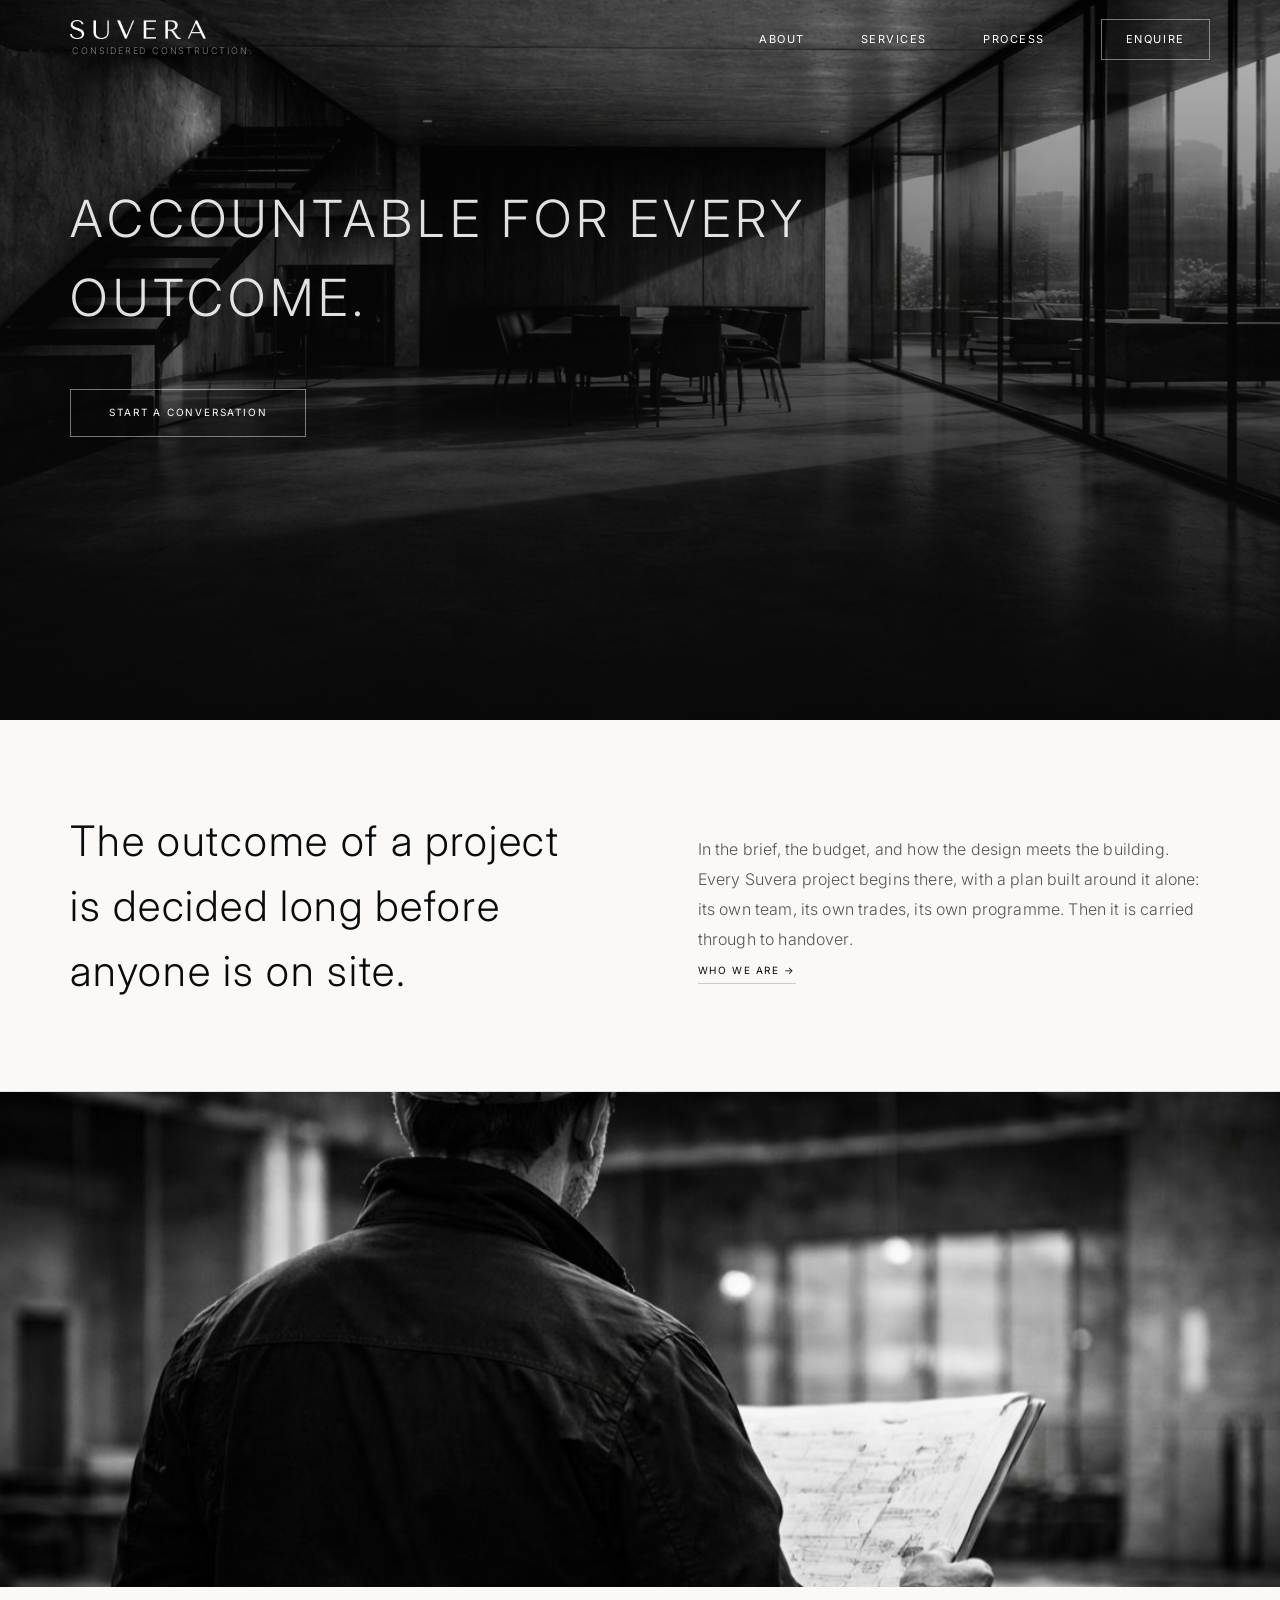
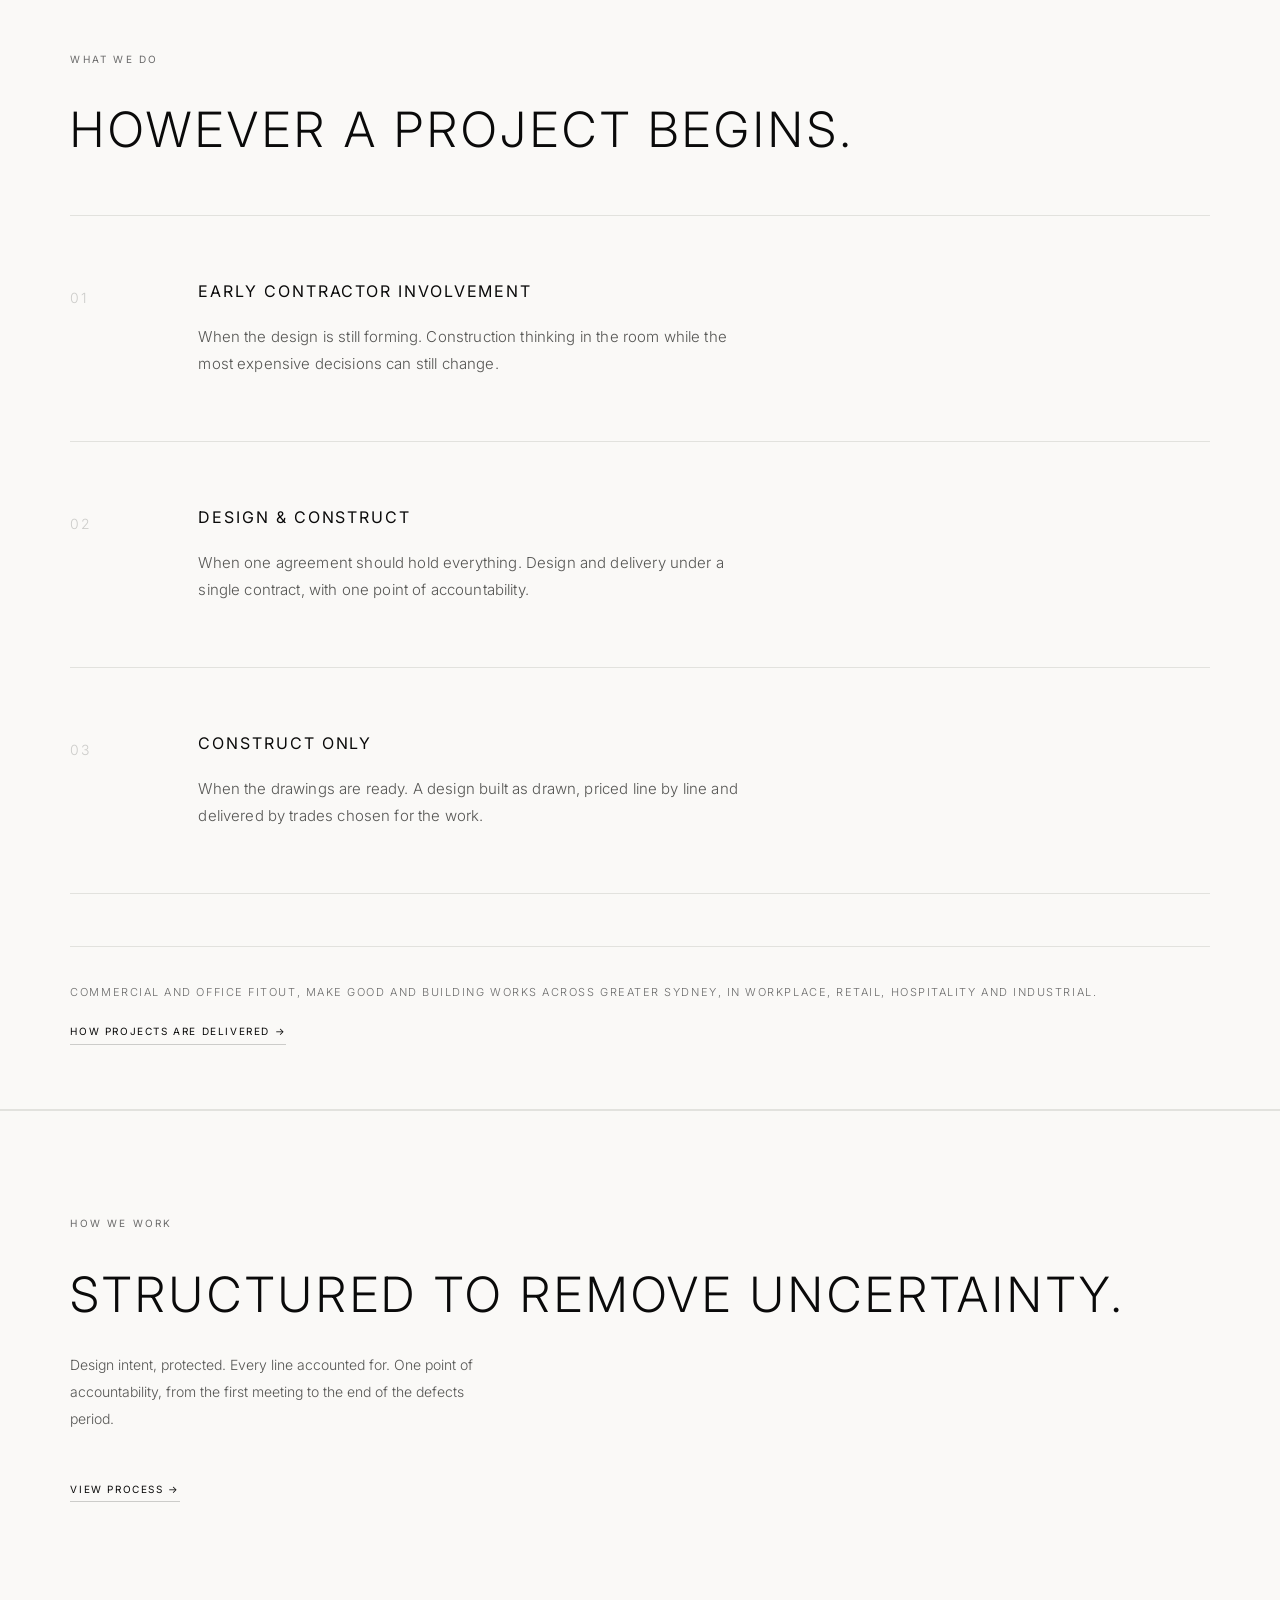
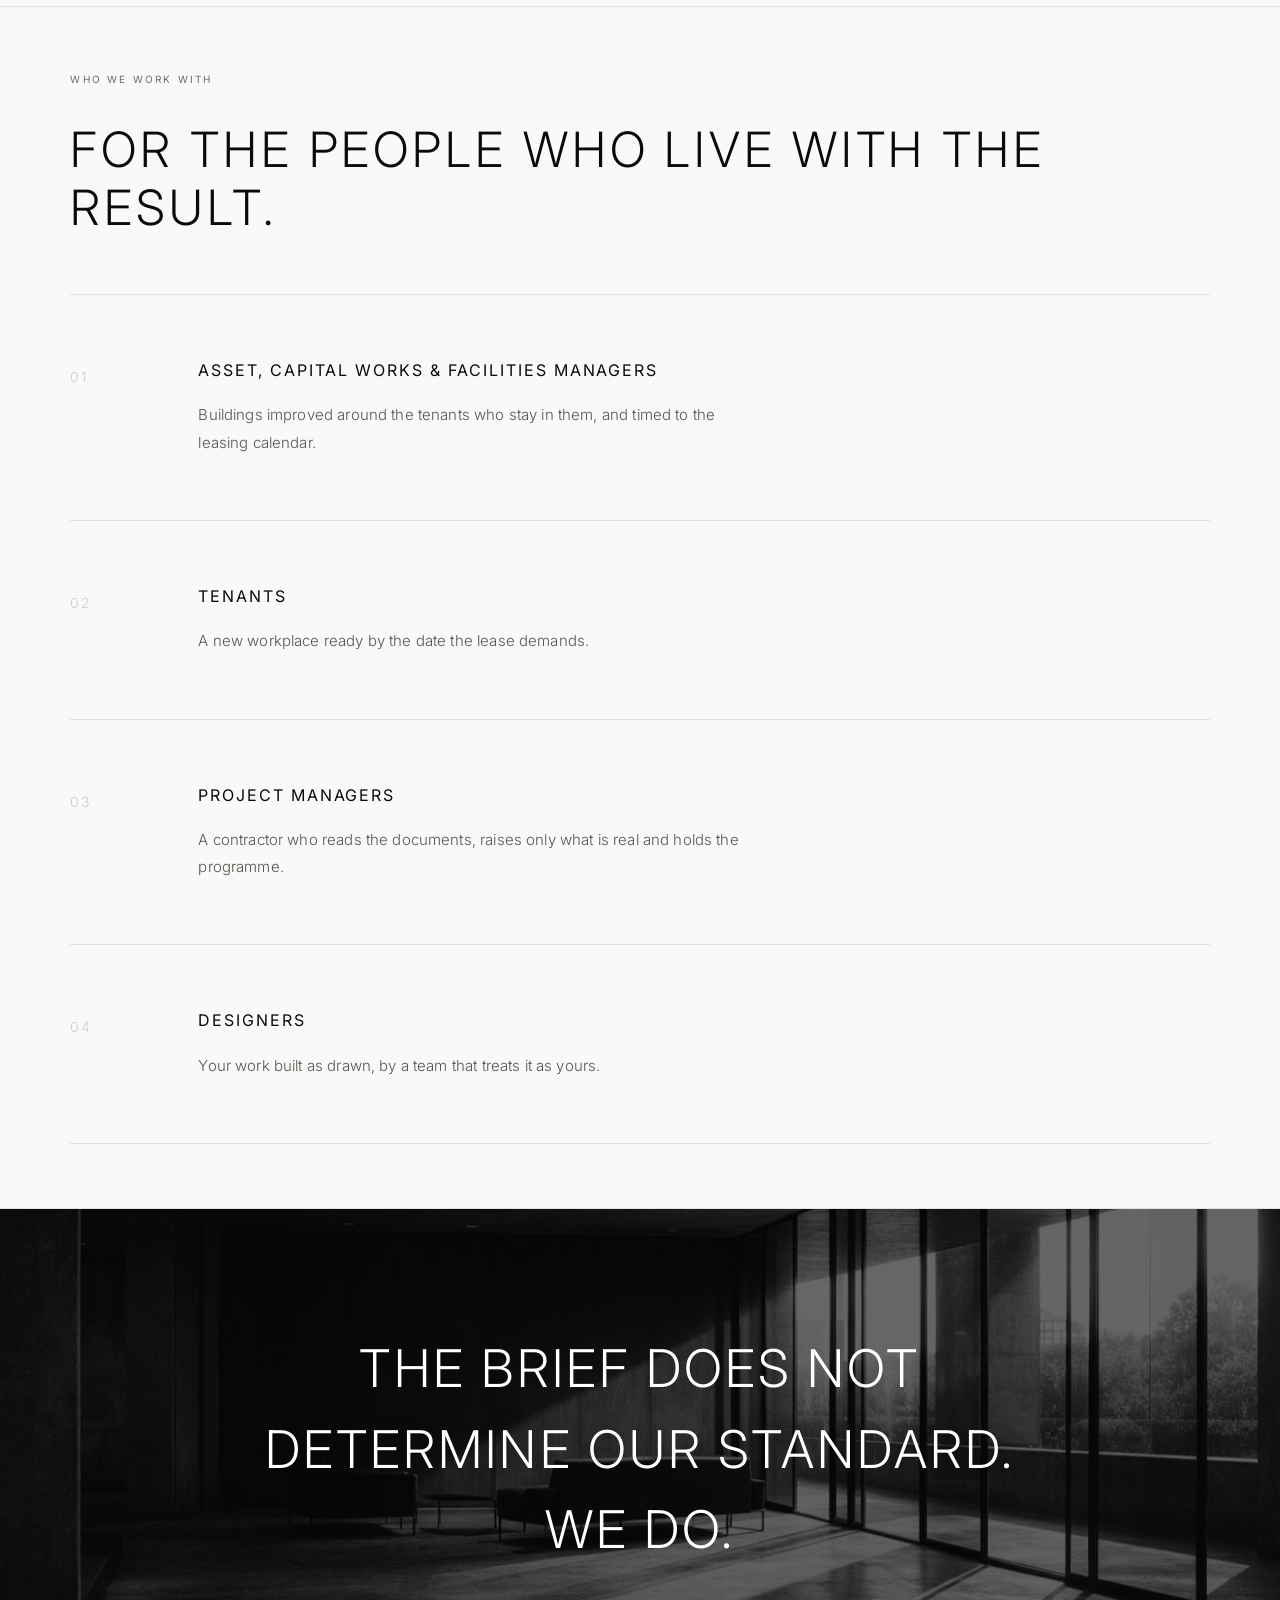
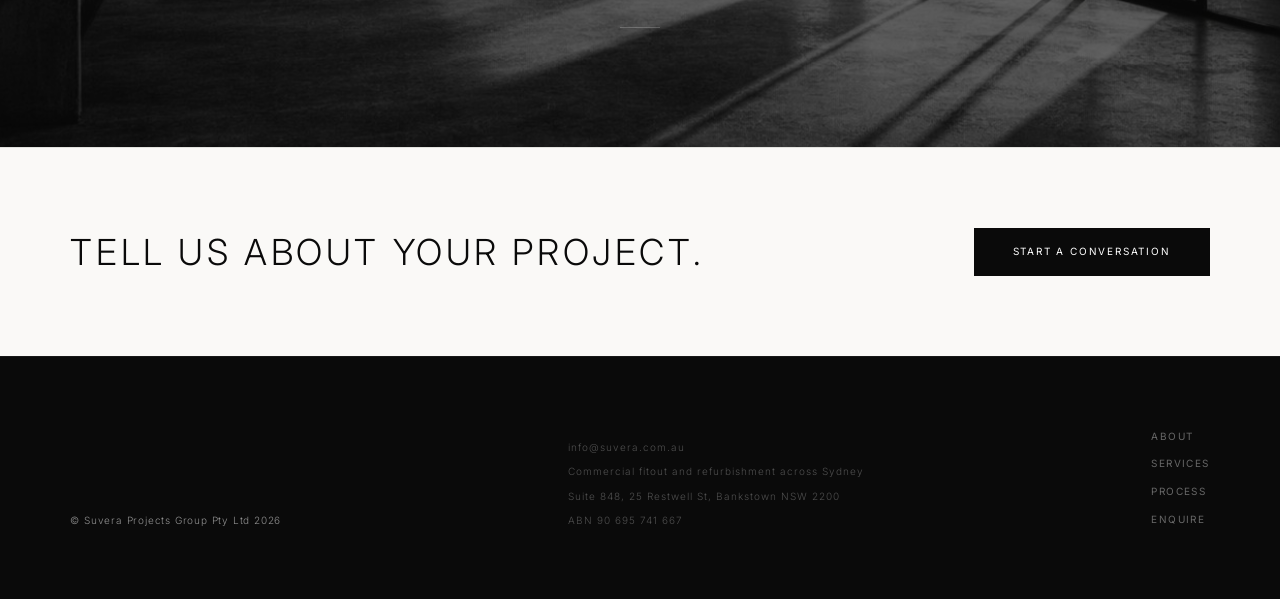
<file: index.html>
<!DOCTYPE html>
<html lang="en">
<head>
  <meta charset="UTF-8">
  <meta name="viewport" content="width=device-width, initial-scale=1.0">
  <title>Commercial &amp; Office Fitout Sydney | Suvera Projects Group</title>
  <meta name="description" content="Commercial and office fitout, make good and building works across Greater Sydney. Early contractor involvement, design &amp; construct and construct only.">
  <link rel="canonical" href="https://suvera.com.au/">
  <!-- Open Graph -->
  <meta property="og:type"        content="website">
  <meta property="og:site_name"   content="Suvera Projects Group">
  <meta property="og:title"       content="Commercial &amp; Office Fitout Sydney | Suvera Projects Group">
  <meta property="og:description" content="Commercial and office fitout, make good and building works across Greater Sydney. Early contractor involvement, design &amp; construct and construct only.">
  <meta property="og:url"         content="https://suvera.com.au/">
  <meta property="og:image"       content="https://suvera.com.au/Hero.jpg">
  <!-- Twitter Card -->
  <meta name="twitter:card"        content="summary_large_image">
  <meta name="twitter:title"       content="Commercial &amp; Office Fitout Sydney | Suvera Projects Group">
  <meta name="twitter:description" content="Commercial and office fitout, make good and building works across Greater Sydney. Early contractor involvement, design &amp; construct and construct only.">
  <meta name="twitter:image"       content="https://suvera.com.au/Hero.jpg">
  <!-- Favicon -->
  <link rel="icon" type="image/svg+xml" href="favicon.svg">
  <link rel="preconnect" href="https://fonts.googleapis.com">
  <link rel="preconnect" href="https://fonts.gstatic.com" crossorigin>
  <link href="https://fonts.googleapis.com/css2?family=Inter:ital,wght@0,300;0,400;0,500;1,300;1,400&family=Tenor+Sans&display=swap" rel="stylesheet">
  <link rel="stylesheet" href="assets/css/style.css">
  <script type="application/ld+json">
  {
    "@context": "https://schema.org",
    "@type": "GeneralContractor",
    "name": "Suvera Projects Group",
    "legalName": "Suvera Projects Group Pty Ltd",
    "url": "https://suvera.com.au/",
    "logo": "https://suvera.com.au/assets/img/suvera-logo-black.png",
    "image": "https://suvera.com.au/Hero.jpg",
    "email": "info@suvera.com.au",
    "slogan": "Considered construction.",
    "description": "Commercial and office fitout, make good and building works across Greater Sydney.",
    "areaServed": { "@type": "City", "name": "Sydney", "containedInPlace": { "@type": "State", "name": "New South Wales" } },
    "knowsAbout": ["Office fitout", "Commercial fitout", "Make good", "Design and construct", "Early contractor involvement", "Refurbishment"]
  }
  </script>
</head>
<body>


  <!-- ════════════════════════════════════
       HEADER
  ════════════════════════════════════ -->
  <header class="header" id="header">
    <div class="header__inner">
      <a href="/" class="header__brand" aria-label="Suvera home">
        <img class="header__logo" src="/assets/img/suvera-logo-white.png" alt="SUVERA" width="136" height="20">
        <span class="header__tagline">Considered construction.</span>
      </a>
      <nav class="header__nav" aria-label="Primary navigation">
        <a href="/about/" class="header__link">About</a>
        <a href="/services/" class="header__link">Services</a>
        <a href="/process/" class="header__link">Process</a>
        <a href="/enquire/" class="header__cta">Enquire</a>
      </nav>
      <button class="header__menu-btn" aria-label="Open navigation" aria-expanded="false">
        <span></span><span></span><span></span>
      </button>
    </div>
  </header>

  <div class="mobile-nav" id="mobileNav" aria-hidden="true">
    <nav class="mobile-nav__links" aria-label="Mobile navigation">
      <a href="/about/">About</a>
      <a href="/services/">Services</a>
      <a href="/process/">Process</a>
      <a href="/enquire/">Enquire</a>
    </nav>
  </div>


  <!-- ════════════════════════════════════
       01  HERO
  ════════════════════════════════════ -->
  <section class="hero" id="top" aria-label="Hero">
    <div class="hero__bg" aria-hidden="true">
      <div class="hero__img" style="background-image:url('Hero.jpg')"></div>
      <div class="hero__overlay"></div>
    </div>
    <div class="hero__content">
      <h1 class="hero__headline fade-in" data-d="0">
        Accountable for every outcome.
      </h1>
      <a href="/enquire/" class="btn btn--outline fade-in" data-d="1">Start a conversation</a>
    </div>
  </section>


  <!-- ════════════════════════════════════
       02  INTRO STRIP
  ════════════════════════════════════ -->
  <section class="intro" aria-label="Positioning">
    <div class="intro__inner">
      <div class="intro__left reveal">
        <p class="intro__display">
          The outcome of a project is decided long before anyone is on site.
        </p>
      </div>
      <div class="intro__right reveal" data-d="1">
        <p class="intro__body">
          In the brief, the budget, and how the design meets the building.
          Every Suvera project begins there, with a plan built around it alone:
          its own team, its own trades, its own programme. Then it is carried
          through to handover.
        </p>
        <a href="/about/" class="text-link">Who we are &rarr;</a>
      </div>
    </div>
  </section>


  <!-- ════════════════════════════════════
       03  BREAK IMAGE
  ════════════════════════════════════ -->
  <div class="imgbreak reveal" aria-hidden="true">
    <div class="imgbreak__inner parallax" style="background-image:url('Site.jpg')"></div>
  </div>


  <!-- ════════════════════════════════════
       04  WHAT WE DO
  ════════════════════════════════════ -->
  <section class="what-we-do" aria-label="What we do">
    <div class="what-we-do__inner">

      <div class="what-we-do__head">
        <span class="label reveal">What we do</span>
        <h2 class="what-we-do__heading reveal">However a project begins.</h2>
      </div>

      <div class="what-we-do__list">

        <div class="wwd-item reveal">
          <span class="wwd-item__num">01</span>
          <div class="wwd-item__body">
            <h3 class="wwd-item__title">Early Contractor Involvement</h3>
            <p class="wwd-item__copy">When the design is still forming. Construction thinking in the room while the most expensive decisions can still change.</p>
          </div>
        </div>

        <div class="wwd-item reveal" data-d="1">
          <span class="wwd-item__num">02</span>
          <div class="wwd-item__body">
            <h3 class="wwd-item__title">Design &amp; Construct</h3>
            <p class="wwd-item__copy">When one agreement should hold everything. Design and delivery under a single contract, with one point of accountability.</p>
          </div>
        </div>

        <div class="wwd-item reveal" data-d="2">
          <span class="wwd-item__num">03</span>
          <div class="wwd-item__body">
            <h3 class="wwd-item__title">Construct Only</h3>
            <p class="wwd-item__copy">When the drawings are ready. A design built as drawn, priced line by line and delivered by trades chosen for the work.</p>
          </div>
        </div>

      </div>

      <div class="what-we-do__footer reveal">
        <p class="what-we-do__sectors">Commercial and office fitout, make good and building works across Greater Sydney, in workplace, retail, hospitality and industrial.</p>
        <a href="/services/" class="text-link">How projects are delivered &rarr;</a>
      </div>

    </div>
  </section>


  <!-- ════════════════════════════════════
       05  PROCESS PREVIEW
  ════════════════════════════════════ -->
  <section class="process-preview" aria-label="Our process">
    <div class="process-preview__inner">
      <div class="process-preview__text reveal">
        <span class="label">How we work</span>
        <h2 class="process-preview__heading">Structured to remove uncertainty.</h2>
        <p class="process-preview__copy">
          Design intent, protected. Every line accounted for. One point of
          accountability, from the first meeting to the end of the defects period.
        </p>
        <a href="/process/" class="text-link">View Process &rarr;</a>
      </div>
    </div>

  </section>


  <!-- ════════════════════════════════════
       05b WHO WE WORK WITH
  ════════════════════════════════════ -->
  <section class="what-we-do" aria-label="Who we work with">
    <div class="what-we-do__inner">

      <div class="what-we-do__head">
        <span class="label reveal">Who we work with</span>
        <h2 class="what-we-do__heading reveal">For the people who live with the result.</h2>
      </div>

      <div class="what-we-do__list">

        <div class="wwd-item reveal">
          <span class="wwd-item__num">01</span>
          <div class="wwd-item__body">
            <h3 class="wwd-item__title">Asset, capital works &amp; facilities managers</h3>
            <p class="wwd-item__copy">Buildings improved around the tenants who stay in them, and timed to the leasing calendar.</p>
          </div>
        </div>

        <div class="wwd-item reveal" data-d="1">
          <span class="wwd-item__num">02</span>
          <div class="wwd-item__body">
            <h3 class="wwd-item__title">Tenants</h3>
            <p class="wwd-item__copy">A new workplace ready by the date the lease demands.</p>
          </div>
        </div>

        <div class="wwd-item reveal" data-d="2">
          <span class="wwd-item__num">03</span>
          <div class="wwd-item__body">
            <h3 class="wwd-item__title">Project managers</h3>
            <p class="wwd-item__copy">A contractor who reads the documents, raises only what is real and holds the programme.</p>
          </div>
        </div>

        <div class="wwd-item reveal" data-d="3">
          <span class="wwd-item__num">04</span>
          <div class="wwd-item__body">
            <h3 class="wwd-item__title">Designers</h3>
            <p class="wwd-item__copy">Your work built as drawn, by a team that treats it as yours.</p>
          </div>
        </div>

      </div>
    </div>
  </section>


  <!-- ════════════════════════════════════
       06  STATEMENT
  ════════════════════════════════════ -->
  <section class="statement" aria-label="Brand statement">
    <div class="statement__bg parallax-stmt" style="background-image:url('Statement.jpg')" aria-hidden="true"></div>
    <div class="statement__overlay" aria-hidden="true"></div>
    <blockquote class="statement__quote reveal">
      The brief does not determine our standard.<br>We do.
    </blockquote>
  </section>


  <!-- ════════════════════════════════════
       07  FINAL CTA
  ════════════════════════════════════ -->
  <section class="contact-cta" aria-label="Get in touch">
    <div class="contact-cta__inner">
      <p class="contact-cta__text reveal">Tell us about your project.</p>
      <a href="/enquire/" class="btn btn--solid reveal" data-d="1">Start a conversation</a>
    </div>
  </section>


  <!-- ════════════════════════════════════
       FOOTER
  ════════════════════════════════════ -->
  <footer class="footer">
    <div class="footer__inner">
      <div class="footer__brand">
        <span class="footer__copyright">&copy; Suvera Projects Group Pty Ltd 2026</span>
      </div>
      <div class="footer__details">
        <a href="mailto:info@suvera.com.au" class="footer__email">info@suvera.com.au</a>
        <span>Commercial fitout and refurbishment across Sydney</span>
        <span>Suite 848, 25 Restwell St, Bankstown NSW 2200</span>
        <span>ABN 90 695 741 667</span>
      </div>
      <nav class="footer__nav" aria-label="Footer navigation">
        <a href="/about/">About</a>
        <a href="/services/">Services</a>
        <a href="/process/">Process</a>
        <a href="/enquire/">Enquire</a>
      </nav>
    </div>
  </footer>


  <script src="assets/js/main.js"></script>
</body>
</html>
</file>
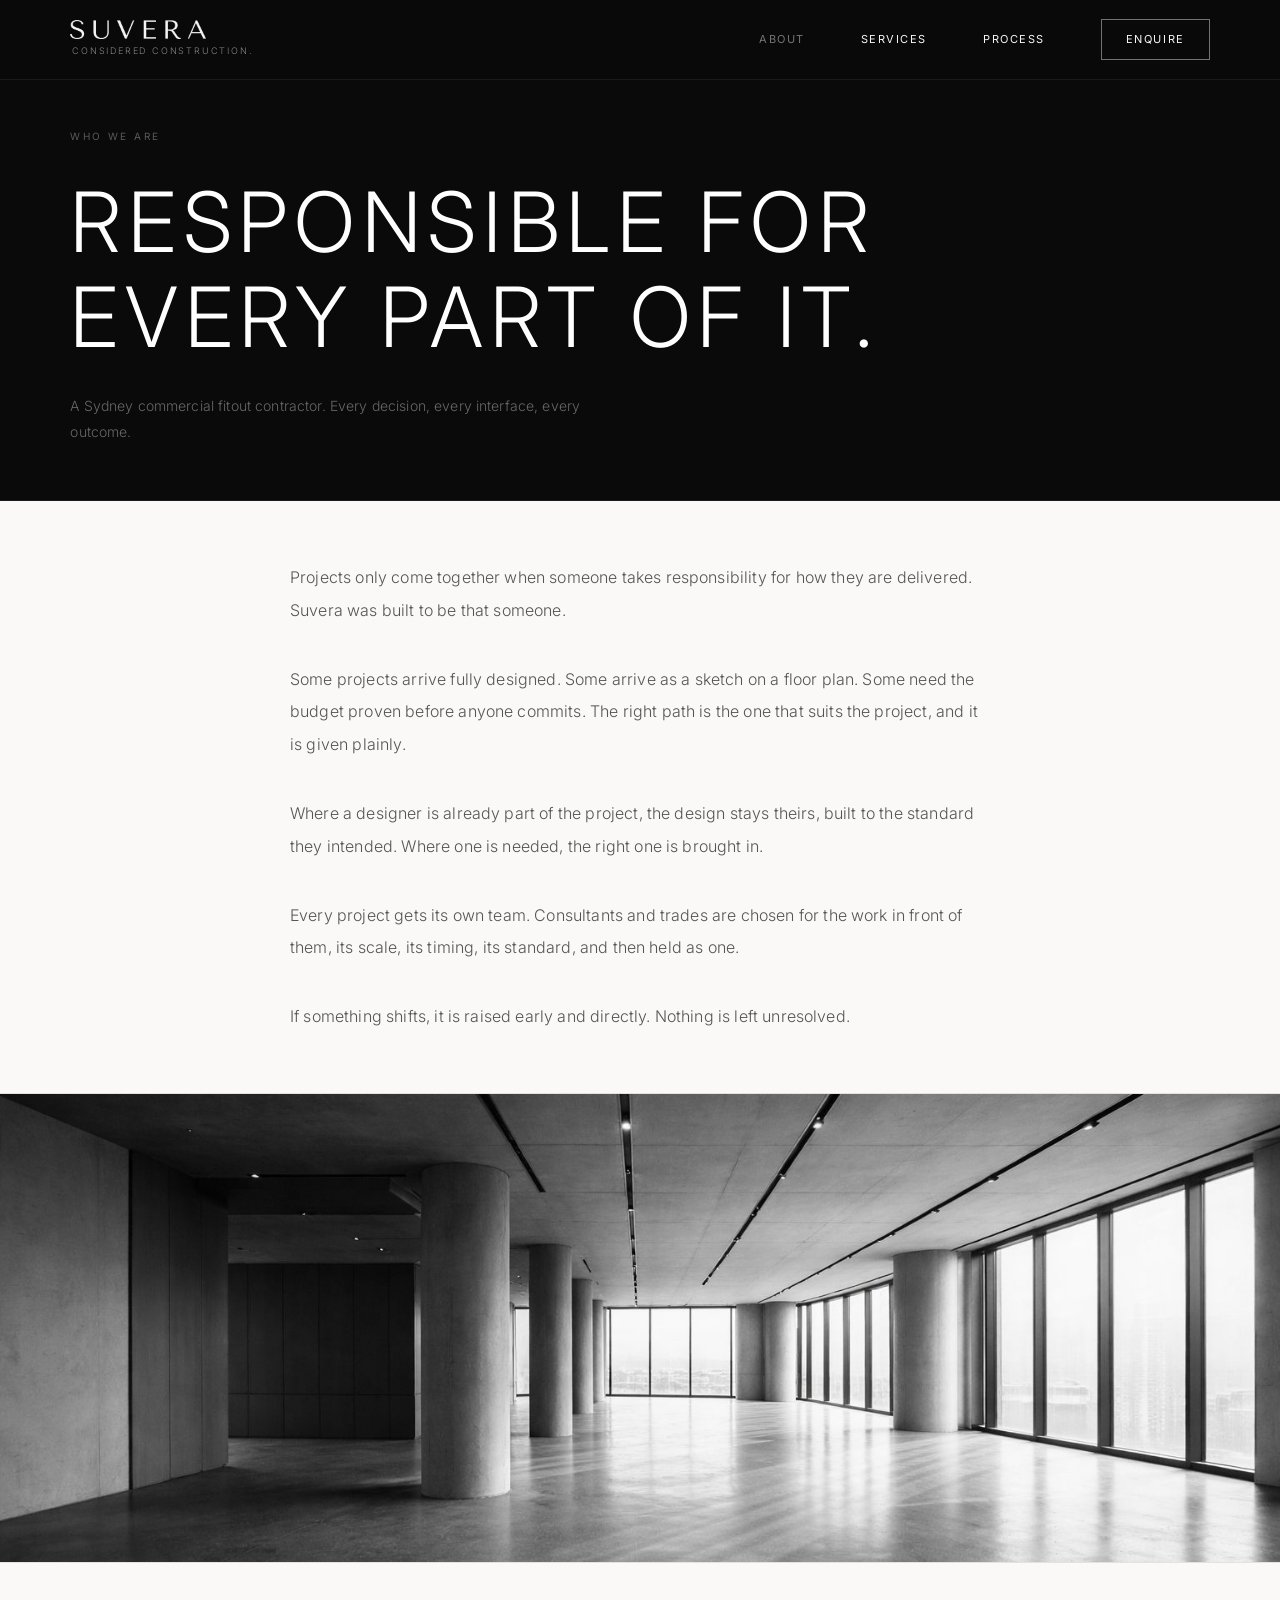
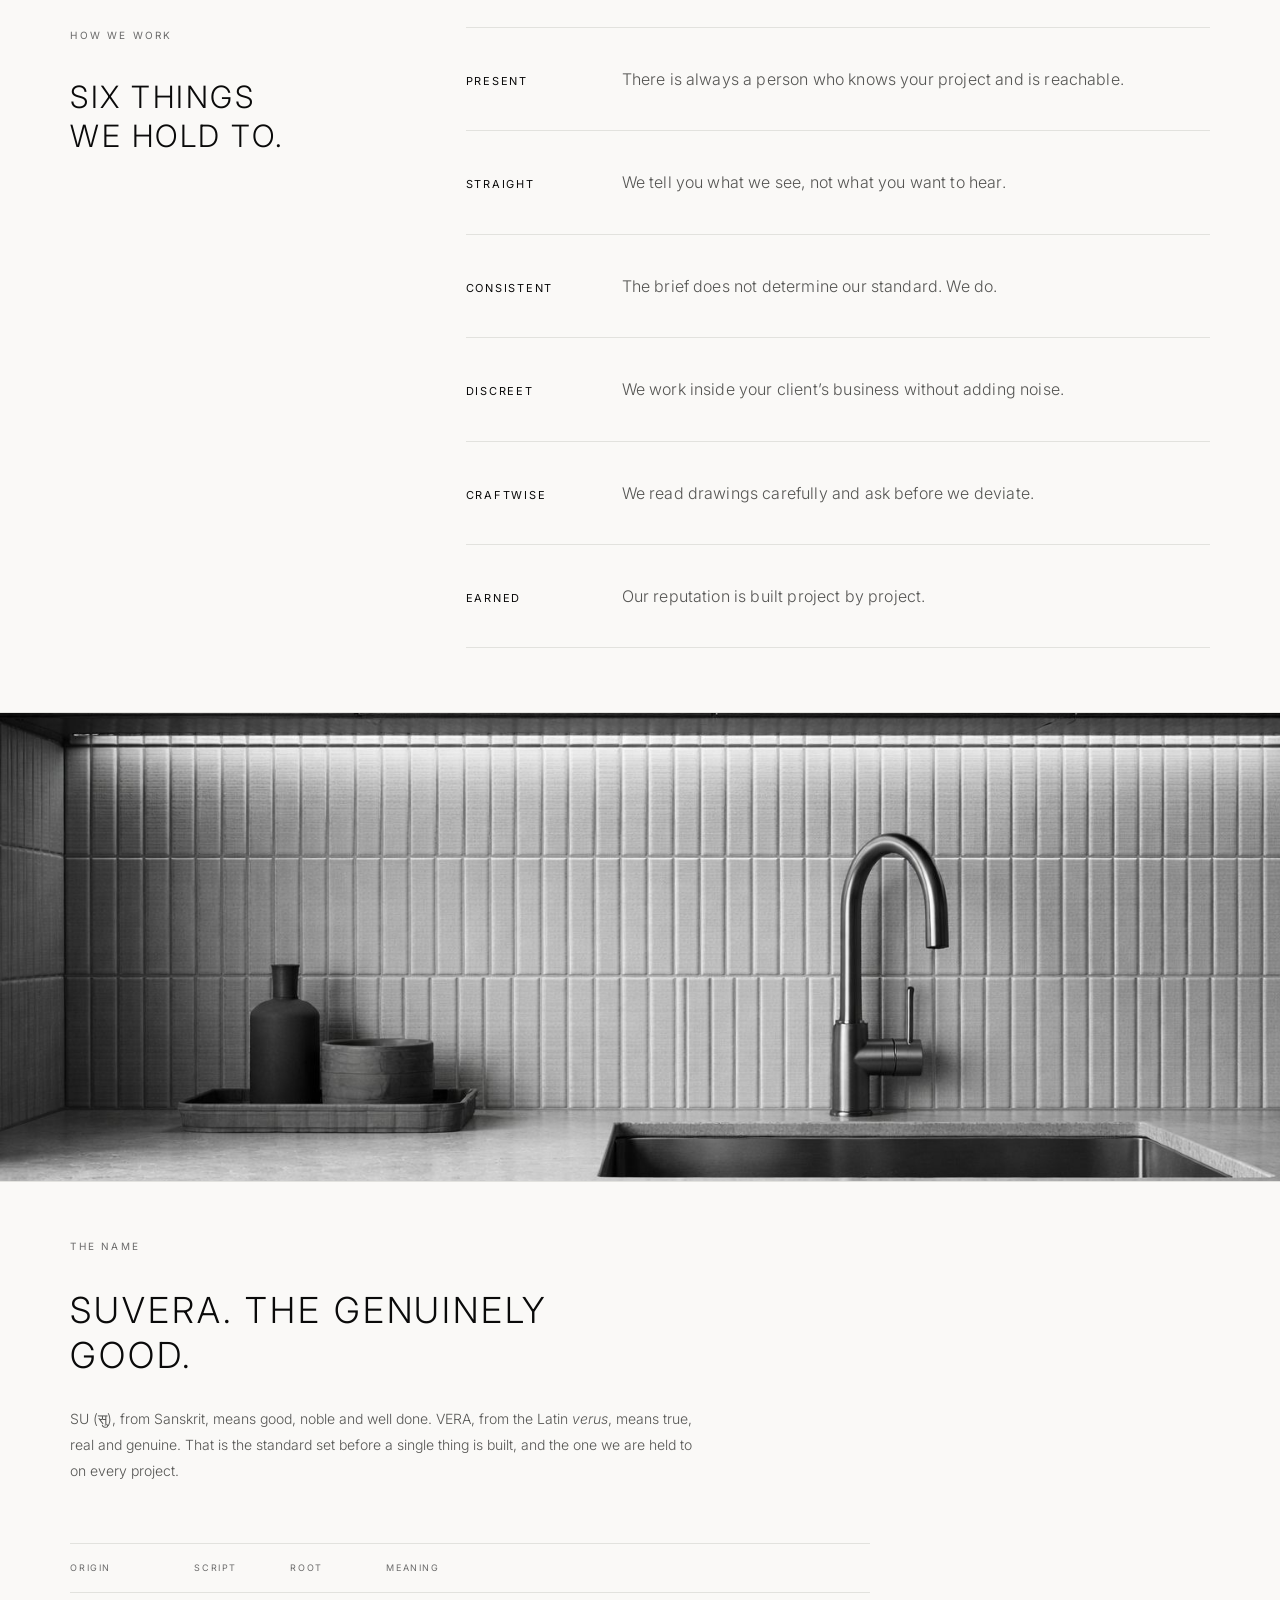
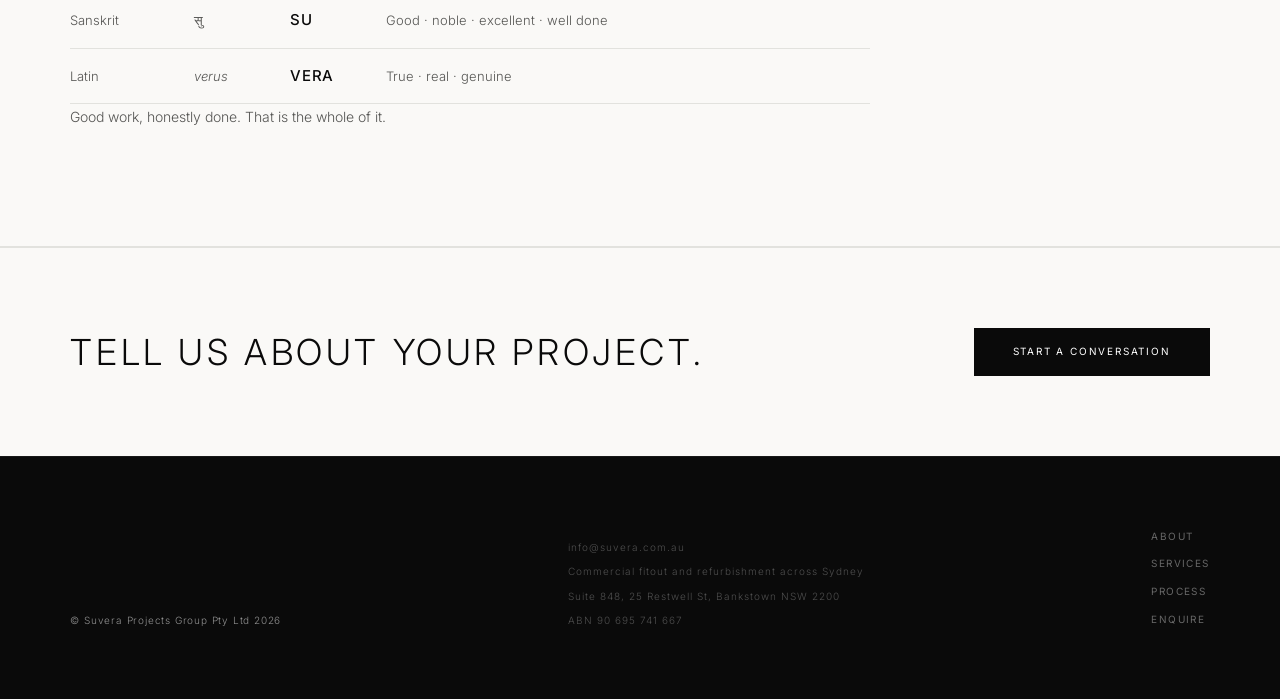
<file: about/index.html>
<!DOCTYPE html>
<html lang="en">
<head>
  <meta charset="UTF-8">
  <meta name="viewport" content="width=device-width, initial-scale=1.0">
  <title>About | Suvera Projects Group, Commercial Fitout Sydney</title>
  <meta name="description" content="Suvera, the genuinely good. A Sydney commercial fitout contractor, without bias and accountable for every outcome.">
  <link rel="canonical" href="https://suvera.com.au/about/">
  <!-- Open Graph -->
  <meta property="og:type"        content="website">
  <meta property="og:site_name"   content="Suvera Projects Group">
  <meta property="og:title"       content="About | Suvera Projects Group, Commercial Fitout Sydney">
  <meta property="og:description" content="Suvera, the genuinely good. A Sydney commercial fitout contractor, without bias and accountable for every outcome.">
  <meta property="og:url"         content="https://suvera.com.au/about/">
  <meta property="og:image"       content="https://suvera.com.au/Hero.jpg">
  <!-- Twitter Card -->
  <meta name="twitter:card"        content="summary_large_image">
  <meta name="twitter:title"       content="About | Suvera Projects Group, Commercial Fitout Sydney">
  <meta name="twitter:description" content="Suvera, the genuinely good. A Sydney commercial fitout contractor, without bias and accountable for every outcome.">
  <meta name="twitter:image"       content="https://suvera.com.au/Hero.jpg">
  <!-- Favicon -->
  <link rel="icon" type="image/svg+xml" href="../favicon.svg">
  <link rel="preconnect" href="https://fonts.googleapis.com">
  <link rel="preconnect" href="https://fonts.gstatic.com" crossorigin>
  <link href="https://fonts.googleapis.com/css2?family=Inter:ital,wght@0,300;0,400;0,500;1,300;1,400&family=Tenor+Sans&display=swap" rel="stylesheet">
  <link rel="stylesheet" href="../assets/css/style.css">
</head>
<body class="page-interior">


  <!-- ════════════════════════════════════
       HEADER
  ════════════════════════════════════ -->
  <header class="header" id="header">
    <div class="header__inner">
      <a href="/" class="header__brand" aria-label="Suvera home">
        <img class="header__logo" src="/assets/img/suvera-logo-white.png" alt="SUVERA" width="136" height="20">
        <span class="header__tagline">Considered construction.</span>
      </a>
      <nav class="header__nav" aria-label="Primary navigation">
        <a href="/about/" class="header__link header__link--active">About</a>
        <a href="/services/" class="header__link">Services</a>
        <a href="/process/" class="header__link">Process</a>
        <a href="/enquire/" class="header__cta">Enquire</a>
      </nav>
      <button class="header__menu-btn" aria-label="Open navigation" aria-expanded="false">
        <span></span><span></span><span></span>
      </button>
    </div>
  </header>

  <div class="mobile-nav" id="mobileNav" aria-hidden="true">
    <nav class="mobile-nav__links" aria-label="Mobile navigation">
      <a href="/about/">About</a>
      <a href="/services/">Services</a>
      <a href="/process/">Process</a>
      <a href="/enquire/">Enquire</a>
    </nav>
  </div>


  <!-- ════════════════════════════════════
       PAGE HERO
  ════════════════════════════════════ -->
  <section class="page-hero" aria-label="About Suvera">
    <div class="page-hero__inner">
      <span class="page-hero__label fade-in" data-d="0">Who we are</span>
      <h1 class="page-hero__heading fade-in" data-d="1">
        Responsible for<br>every part of it.
      </h1>
      <p class="page-hero__copy fade-in" data-d="2">
        A Sydney commercial fitout contractor.
        Every decision, every interface, every outcome.
      </p>
    </div>
  </section>


  <!-- ════════════════════════════════════
       01  ABOUT INTRO
  ════════════════════════════════════ -->
  <section class="about-intro" aria-label="About Suvera">
    <div class="about-intro__inner">
      <div class="reveal">
        <p>
          Projects only come together when someone takes responsibility
          for how they are delivered. Suvera was built to be that someone.
        </p>
        <p>
          Some projects arrive fully designed. Some arrive as a sketch on a
          floor plan. Some need the budget proven before anyone commits.
          The right path is the one that suits the project, and it is given plainly.
        </p>
        <p>
          Where a designer is already part of the project, the design stays
          theirs, built to the standard they intended. Where one is needed,
          the right one is brought in.
        </p>
        <p>
          Every project gets its own team. Consultants and trades are chosen
          for the work in front of them, its scale, its timing, its standard,
          and then held as one.
        </p>
        <p>
          If something shifts, it is raised early and directly.
          Nothing is left unresolved.
        </p>
      </div>
    </div>
  </section>


  <!-- ════════════════════════════════════
       02  IMAGE BREAK
  ════════════════════════════════════ -->
  <div class="about-imgbreak reveal" aria-hidden="true">
    <img src="../space.jpg" alt="Completed office fitout interior" loading="lazy">
  </div>


  <!-- ════════════════════════════════════
       03  VALUES
  ════════════════════════════════════ -->
  <section class="about-values-section" aria-label="How we work">
    <div class="about-values-section__inner">

      <div class="about-values-section__head reveal">
        <span class="label">How we work</span>
        <h2 class="about-values-section__heading">Six things<br>we hold to.</h2>
      </div>

      <dl class="values reveal" data-d="1" aria-label="Our values">
        <div class="values__item">
          <dt class="values__term">Present</dt>
          <dd class="values__def">There is always a person who knows your project and is reachable.</dd>
        </div>
        <div class="values__item">
          <dt class="values__term">Straight</dt>
          <dd class="values__def">We tell you what we see, not what you want to hear.</dd>
        </div>
        <div class="values__item">
          <dt class="values__term">Consistent</dt>
          <dd class="values__def">The brief does not determine our standard. We do.</dd>
        </div>
        <div class="values__item">
          <dt class="values__term">Discreet</dt>
          <dd class="values__def">We work inside your client&rsquo;s business without adding noise.</dd>
        </div>
        <div class="values__item">
          <dt class="values__term">Craftwise</dt>
          <dd class="values__def">We read drawings carefully and ask before we deviate.</dd>
        </div>
        <div class="values__item">
          <dt class="values__term">Earned</dt>
          <dd class="values__def">Our reputation is built project by project.</dd>
        </div>
      </dl>

    </div>
  </section>


  <!-- ════════════════════════════════════
       04  IMAGE BREAK
  ════════════════════════════════════ -->
  <div class="about-imgbreak reveal" aria-hidden="true">
    <img src="../detail-fitout.jpg" alt="Fitout joinery and finishes detail" loading="lazy">
  </div>


  <!-- ════════════════════════════════════
       05  NAME ORIGIN
  ════════════════════════════════════ -->
  <section class="name-origin" aria-label="The name Suvera">
    <div class="name-origin__inner">
      <span class="label reveal">The name</span>
      <h2 class="name-origin__heading reveal">Suvera. The genuinely good.</h2>
      <p class="name-origin__body reveal" data-d="1">
        SU (&#x938;&#x941;), from Sanskrit, means good, noble and well done.
        VERA, from the Latin <em>verus</em>, means true, real and genuine.
        That is the standard set before a single thing is built,
        and the one we are held to on every project.
      </p>

      <div class="etymology reveal" data-d="2" role="table" aria-label="Etymology of the name Suvera">
        <div class="etymology__row etymology__row--head" role="row">
          <span role="columnheader">Origin</span>
          <span role="columnheader">Script</span>
          <span role="columnheader">Root</span>
          <span role="columnheader">Meaning</span>
        </div>
        <div class="etymology__row" role="row">
          <span role="cell">Sanskrit</span>
          <span role="cell" lang="sa">&#x938;&#x941;</span>
          <span role="cell">SU</span>
          <span role="cell">Good &middot; noble &middot; excellent &middot; well done</span>
        </div>
        <div class="etymology__row" role="row">
          <span role="cell">Latin</span>
          <span role="cell" lang="la"><em>verus</em></span>
          <span role="cell">VERA</span>
          <span role="cell">True &middot; real &middot; genuine</span>
        </div>
      </div>
      <p class="name-origin__body reveal" data-d="3">
        Good work, honestly done. That is the whole of it.
      </p>
    </div>
  </section>


  <!-- ════════════════════════════════════
       CONTACT CTA
  ════════════════════════════════════ -->
  <section class="contact-cta" aria-label="Get in touch">
    <div class="contact-cta__inner">
      <p class="contact-cta__text reveal">Tell us about your project.</p>
      <a href="/enquire/" class="btn btn--solid reveal" data-d="1">Start a conversation</a>
    </div>
  </section>


  <!-- ════════════════════════════════════
       FOOTER
  ════════════════════════════════════ -->
  <footer class="footer">
    <div class="footer__inner">
      <div class="footer__brand">
        <span class="footer__copyright">&copy; Suvera Projects Group Pty Ltd 2026</span>
      </div>
      <div class="footer__details">
        <a href="mailto:info@suvera.com.au" class="footer__email">info@suvera.com.au</a>
        <span>Commercial fitout and refurbishment across Sydney</span>
        <span>Suite 848, 25 Restwell St, Bankstown NSW 2200</span>
        <span>ABN 90 695 741 667</span>
      </div>
      <nav class="footer__nav" aria-label="Footer navigation">
        <a href="/about/">About</a>
        <a href="/services/">Services</a>
        <a href="/process/">Process</a>
        <a href="/enquire/">Enquire</a>
      </nav>
    </div>
  </footer>


  <script src="../assets/js/main.js"></script>
</body>
</html>
</file>
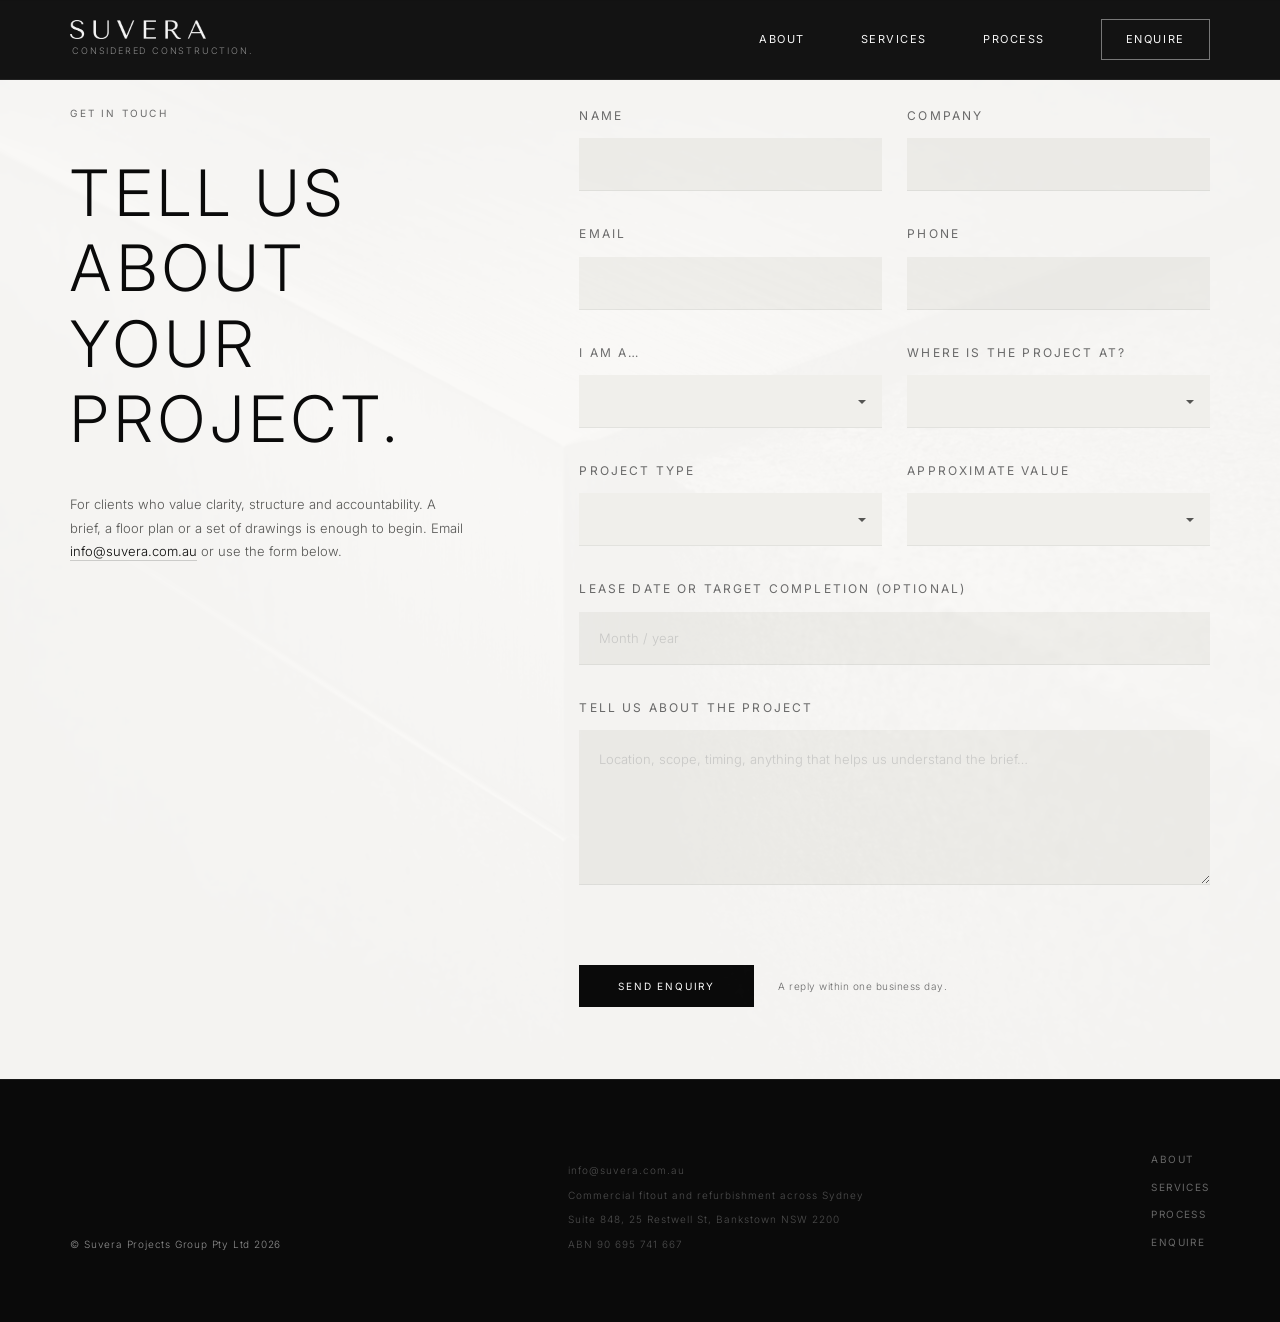
<file: enquire/index.html>
<!DOCTYPE html>
<html lang="en">
<head>
  <meta charset="UTF-8">
  <meta name="viewport" content="width=device-width, initial-scale=1.0">
  <title>Fitout Enquiry, Sydney | Suvera Projects Group</title>
  <meta name="description" content="Planning an office or commercial fitout in Sydney? Send a brief, floor plan or drawings. A reply within one business day.">
  <link rel="canonical" href="https://suvera.com.au/enquire/">
  <!-- Open Graph -->
  <meta property="og:type"        content="website">
  <meta property="og:site_name"   content="Suvera Projects Group">
  <meta property="og:title"       content="Fitout Enquiry, Sydney | Suvera Projects Group">
  <meta property="og:description" content="Planning an office or commercial fitout in Sydney? Send a brief, floor plan or drawings. A reply within one business day.">
  <meta property="og:url"         content="https://suvera.com.au/enquire/">
  <meta property="og:image"       content="https://suvera.com.au/Hero.jpg">
  <!-- Twitter Card -->
  <meta name="twitter:card"        content="summary_large_image">
  <meta name="twitter:title"       content="Fitout Enquiry, Sydney | Suvera Projects Group">
  <meta name="twitter:description" content="Planning an office or commercial fitout in Sydney? Send a brief, floor plan or drawings. A reply within one business day.">
  <meta name="twitter:image"       content="https://suvera.com.au/Hero.jpg">
  <!-- Favicon -->
  <link rel="icon" type="image/svg+xml" href="../favicon.svg">
  <link rel="preconnect" href="https://fonts.googleapis.com">
  <link rel="preconnect" href="https://fonts.gstatic.com" crossorigin>
  <link href="https://fonts.googleapis.com/css2?family=Inter:ital,wght@0,300;0,400;0,500;1,300;1,400&family=Tenor+Sans&display=swap" rel="stylesheet">
  <link rel="stylesheet" href="../assets/css/style.css">
</head>
<body class="page-interior">


  <!-- ════════════════════════════════════
       HEADER
  ════════════════════════════════════ -->
  <header class="header" id="header">
    <div class="header__inner">
      <a href="/" class="header__brand" aria-label="Suvera home">
        <img class="header__logo" src="/assets/img/suvera-logo-white.png" alt="SUVERA" width="136" height="20">
        <span class="header__tagline">Considered construction.</span>
      </a>
      <nav class="header__nav" aria-label="Primary navigation">
        <a href="/about/" class="header__link">About</a>
        <a href="/services/" class="header__link">Services</a>
        <a href="/process/" class="header__link">Process</a>
        <a href="/enquire/" class="header__cta header__cta--active">Enquire</a>
      </nav>
      <button class="header__menu-btn" aria-label="Open navigation" aria-expanded="false">
        <span></span><span></span><span></span>
      </button>
    </div>
  </header>

  <div class="mobile-nav" id="mobileNav" aria-hidden="true">
    <nav class="mobile-nav__links" aria-label="Mobile navigation">
      <a href="/about/">About</a>
      <a href="/services/">Services</a>
      <a href="/process/">Process</a>
      <a href="/enquire/">Enquire</a>
    </nav>
  </div>


  <!-- ════════════════════════════════════
       CONTACT
  ════════════════════════════════════ -->
  <section class="contact contact--page contact--texture" id="contact" aria-label="Contact Suvera">
    <div class="contact__inner">

      <div class="contact__info">
        <span class="label fade-in" data-d="0">Get in touch</span>
        <h1 class="contact__heading fade-in" data-d="1">Tell us about<br>your project.</h1>
        <p class="contact__intro fade-in" data-d="2">
          For clients who value clarity, structure and accountability.
          A brief, a floor plan or a set of drawings is enough to begin.
          Email <a href="mailto:info@suvera.com.au">info@suvera.com.au</a>
          or use the form below.
        </p>
      </div>

      <form
        class="contact__form"
        id="contactForm"
        action="https://formspree.io/f/mlgaggwq"
        method="POST"
        novalidate
        aria-label="Enquiry form"
      >
        <div class="form-row form-row--2">
          <div class="form-field">
            <label for="f-name">Name</label>
            <input type="text" id="f-name" name="name" required autocomplete="name">
          </div>
          <div class="form-field">
            <label for="f-company">Company</label>
            <input type="text" id="f-company" name="company" autocomplete="organization">
          </div>
        </div>
        <div class="form-row form-row--2">
          <div class="form-field">
            <label for="f-email">Email</label>
            <input type="email" id="f-email" name="email" required autocomplete="email">
          </div>
          <div class="form-field">
            <label for="f-phone">Phone</label>
            <input type="tel" id="f-phone" name="phone" autocomplete="tel">
          </div>
        </div>
        <div class="form-row form-row--2">
          <div class="form-field">
            <label for="f-role">I am a&hellip;</label>
            <div class="select-wrap">
              <select id="f-role" name="role">
                <option value="" disabled selected></option>
                <option>Tenant</option>
                <option>Landlord or asset manager</option>
                <option>Capex or building manager</option>
                <option>Project manager</option>
                <option>Designer or architect</option>
                <option>Other</option>
              </select>
            </div>
          </div>
          <div class="form-field">
            <label for="f-stage">Where is the project at?</label>
            <div class="select-wrap">
              <select id="f-stage" name="project_stage">
                <option value="" disabled selected></option>
                <option>An idea</option>
                <option>Design underway</option>
                <option>Drawings ready to price</option>
                <option>Tender out now</option>
              </select>
            </div>
          </div>
        </div>

        <div class="form-row form-row--2">
          <div class="form-field">
            <label for="f-type">Project type</label>
            <div class="select-wrap">
              <select id="f-type" name="project_type">
                <option value="" disabled selected></option>
                <option>Commercial fitout</option>
                <option>Workplace fitout</option>
                <option>Retail fitout</option>
                <option>Hospitality fitout</option>
                <option>Industrial refurbishment</option>
                <option>Make good &amp; tenancy works</option>
                <option>Other</option>
              </select>
            </div>
          </div>
          <div class="form-field">
            <label for="f-value">Approximate value</label>
            <div class="select-wrap">
              <select id="f-value" name="project_value">
                <option value="" disabled selected></option>
                <option>Under $250k</option>
                <option>$250k&ndash;$500k</option>
                <option>$500k&ndash;$1M</option>
                <option>Over $1M</option>
                <option>Not sure yet</option>
              </select>
            </div>
          </div>
        </div>
        <div class="form-row">
          <div class="form-field">
            <label for="f-date">Lease date or target completion (optional)</label>
            <input type="text" id="f-date" name="target_date" placeholder="Month / year">
          </div>
        </div>

        <div class="form-row">
          <div class="form-field">
            <label for="f-message">Tell us about the project</label>
            <textarea
              id="f-message"
              name="message"
              rows="5"
              placeholder="Location, scope, timing, anything that helps us understand the brief&#8230;"
            ></textarea>
          </div>
        </div>
        <div class="form-submit">
          <button type="submit" class="btn btn--solid">Send enquiry</button>
          <span class="form__note">A reply within one business day.</span>
        </div>
        <div class="form__success" id="formSuccess" hidden role="status">
          Thank you. We have received your enquiry and will be in touch within one business day.
        </div>
      </form>

    </div>
  </section>


  <!-- ════════════════════════════════════
       FOOTER
  ════════════════════════════════════ -->
  <footer class="footer">
    <div class="footer__inner">
      <div class="footer__brand">
        <span class="footer__copyright">&copy; Suvera Projects Group Pty Ltd 2026</span>
      </div>
      <div class="footer__details">
        <a href="mailto:info@suvera.com.au" class="footer__email">info@suvera.com.au</a>
        <span>Commercial fitout and refurbishment across Sydney</span>
        <span>Suite 848, 25 Restwell St, Bankstown NSW 2200</span>
        <span>ABN 90 695 741 667</span>
      </div>
      <nav class="footer__nav" aria-label="Footer navigation">
        <a href="/about/">About</a>
        <a href="/services/">Services</a>
        <a href="/process/">Process</a>
        <a href="/enquire/">Enquire</a>
      </nav>
    </div>
  </footer>


  <script src="../assets/js/main.js"></script>
</body>
</html>
</file>
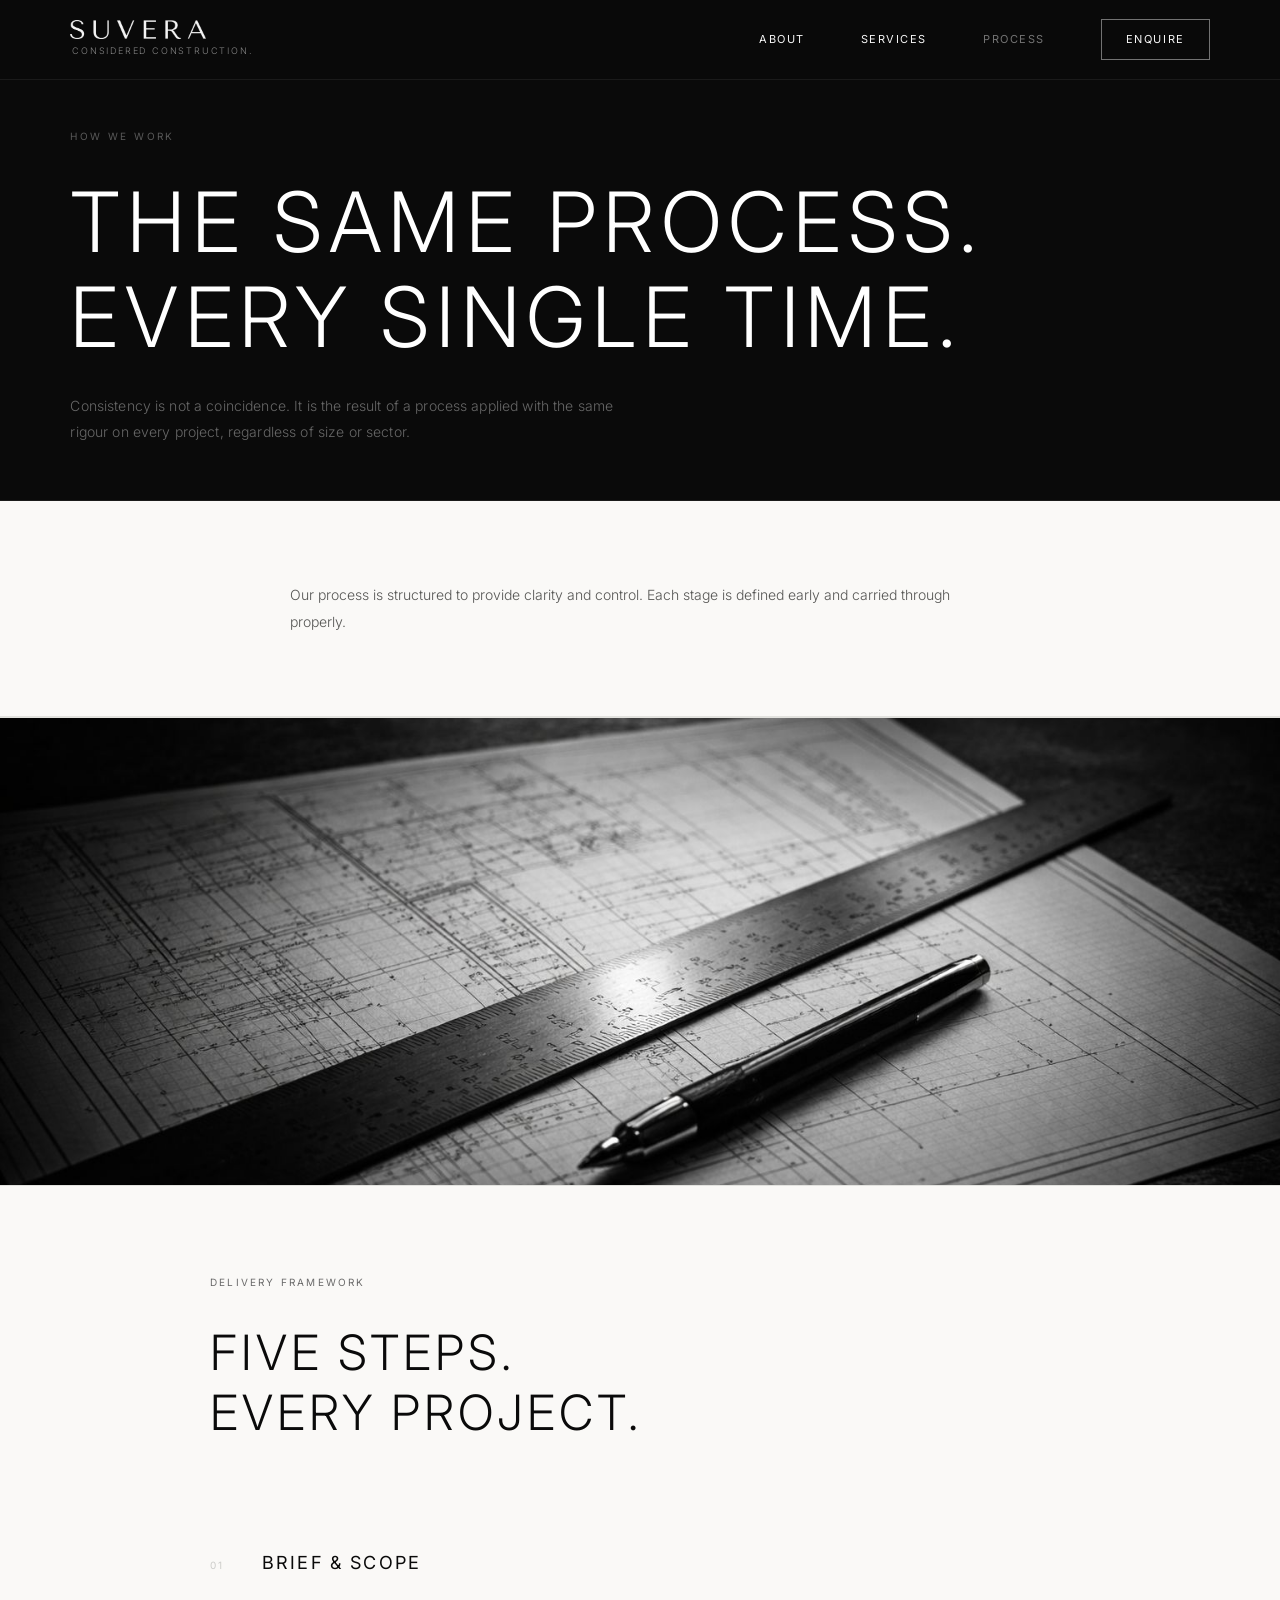
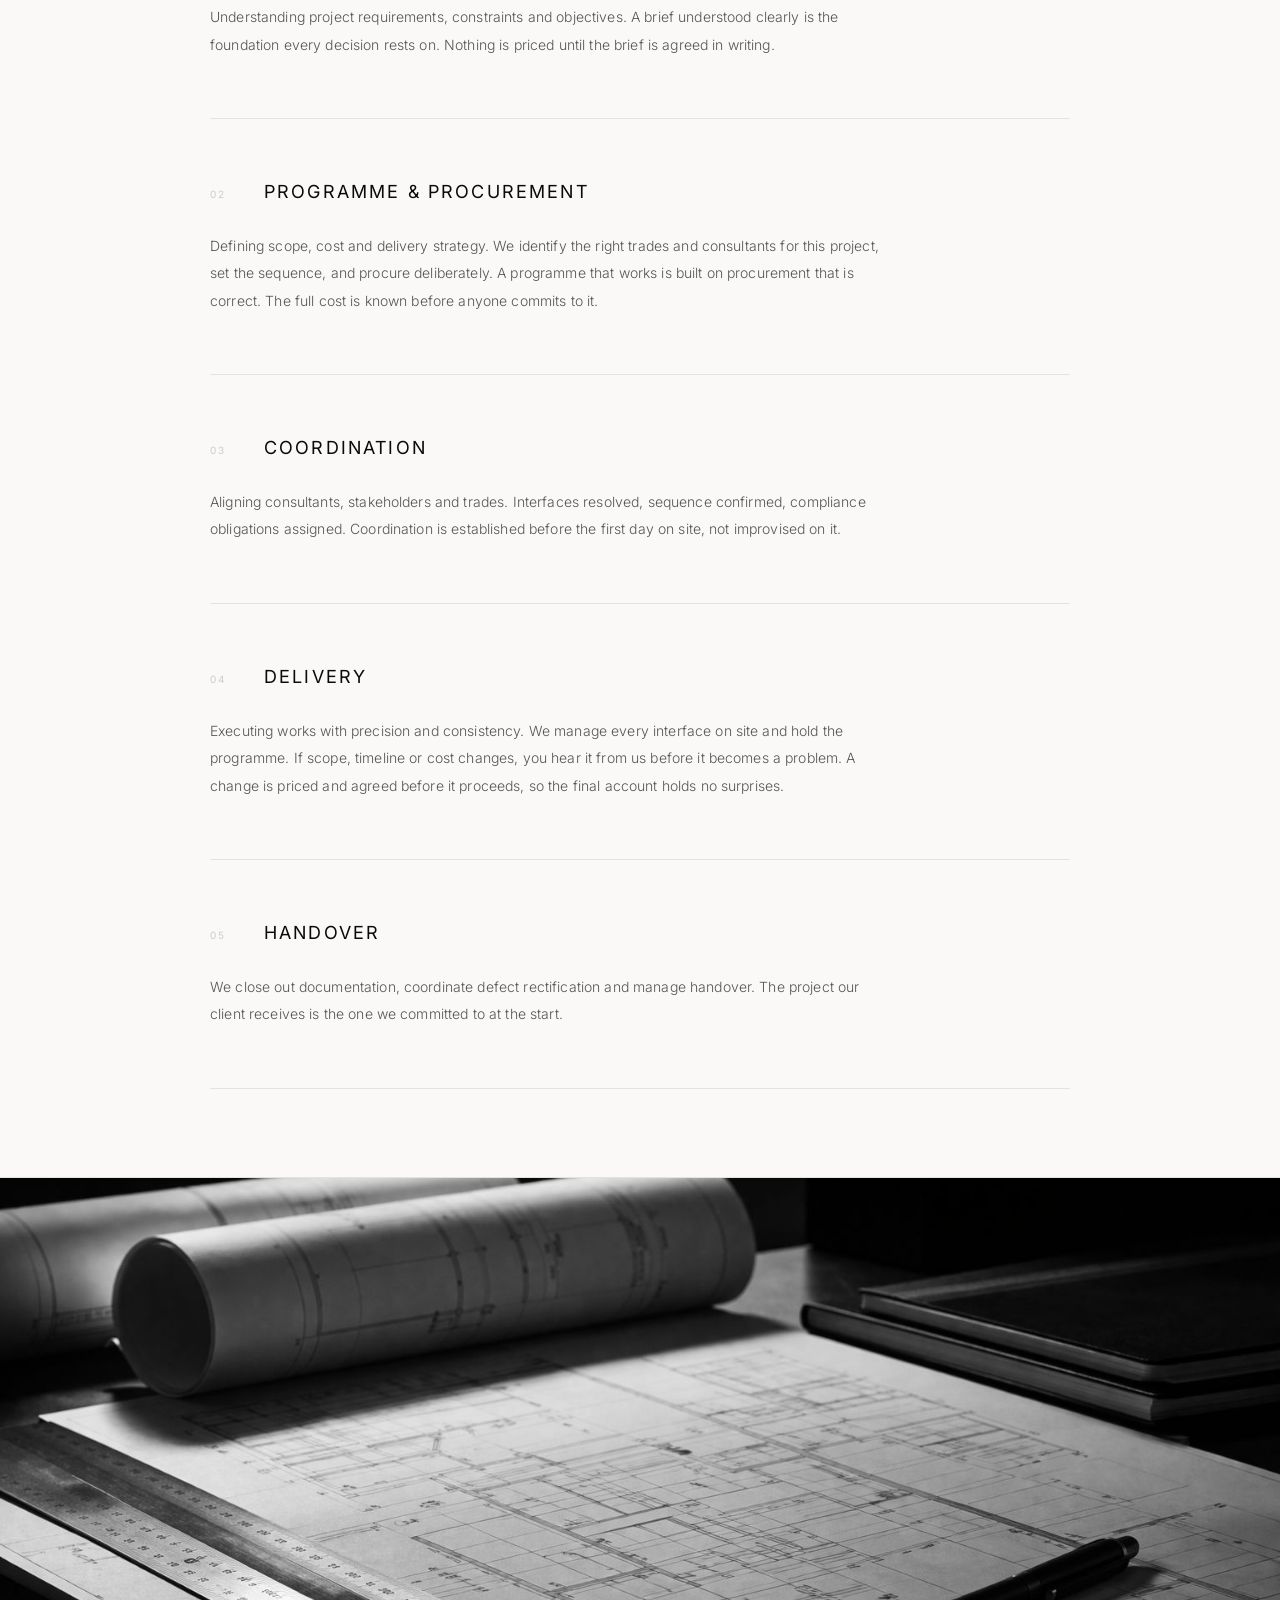
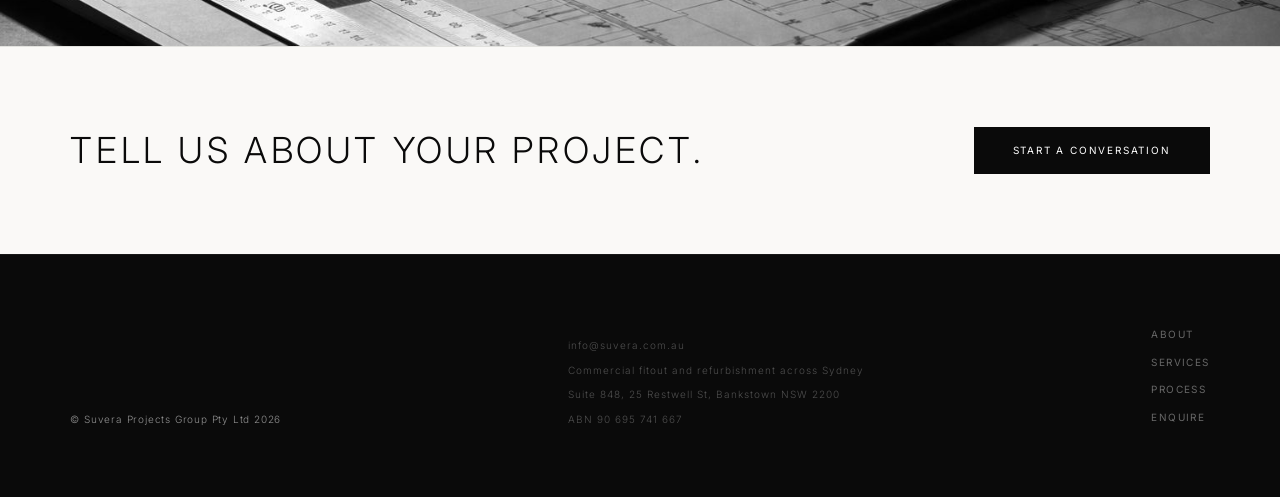
<file: process/index.html>
<!DOCTYPE html>
<html lang="en">
<head>
  <meta charset="UTF-8">
  <meta name="viewport" content="width=device-width, initial-scale=1.0">
  <title>How a Fitout Is Delivered | Suvera Projects Group</title>
  <meta name="description" content="Five steps on every fitout and building project: brief and scope, programme and procurement, coordination, delivery, handover.">
  <link rel="canonical" href="https://suvera.com.au/process/">
  <!-- Open Graph -->
  <meta property="og:type"        content="website">
  <meta property="og:site_name"   content="Suvera Projects Group">
  <meta property="og:title"       content="How a Fitout Is Delivered | Suvera Projects Group">
  <meta property="og:description" content="Five steps on every fitout and building project: brief and scope, programme and procurement, coordination, delivery, handover.">
  <meta property="og:url"         content="https://suvera.com.au/process/">
  <meta property="og:image"       content="https://suvera.com.au/Hero.jpg">
  <!-- Twitter Card -->
  <meta name="twitter:card"        content="summary_large_image">
  <meta name="twitter:title"       content="How a Fitout Is Delivered | Suvera Projects Group">
  <meta name="twitter:description" content="Five steps on every fitout and building project: brief and scope, programme and procurement, coordination, delivery, handover.">
  <meta name="twitter:image"       content="https://suvera.com.au/Hero.jpg">
  <!-- Favicon -->
  <link rel="icon" type="image/svg+xml" href="../favicon.svg">
  <link rel="preconnect" href="https://fonts.googleapis.com">
  <link rel="preconnect" href="https://fonts.gstatic.com" crossorigin>
  <link href="https://fonts.googleapis.com/css2?family=Inter:ital,wght@0,300;0,400;0,500;1,300;1,400&family=Tenor+Sans&display=swap" rel="stylesheet">
  <link rel="stylesheet" href="../assets/css/style.css">
</head>
<body class="page-interior">


  <!-- ════════════════════════════════════
       HEADER
  ════════════════════════════════════ -->
  <header class="header" id="header">
    <div class="header__inner">
      <a href="/" class="header__brand" aria-label="Suvera home">
        <img class="header__logo" src="/assets/img/suvera-logo-white.png" alt="SUVERA" width="136" height="20">
        <span class="header__tagline">Considered construction.</span>
      </a>
      <nav class="header__nav" aria-label="Primary navigation">
        <a href="/about/" class="header__link">About</a>
        <a href="/services/" class="header__link">Services</a>
        <a href="/process/" class="header__link header__link--active">Process</a>
        <a href="/enquire/" class="header__cta">Enquire</a>
      </nav>
      <button class="header__menu-btn" aria-label="Open navigation" aria-expanded="false">
        <span></span><span></span><span></span>
      </button>
    </div>
  </header>

  <div class="mobile-nav" id="mobileNav" aria-hidden="true">
    <nav class="mobile-nav__links" aria-label="Mobile navigation">
      <a href="/about/">About</a>
      <a href="/services/">Services</a>
      <a href="/process/">Process</a>
      <a href="/enquire/">Enquire</a>
    </nav>
  </div>


  <!-- ════════════════════════════════════
       PAGE HERO
  ════════════════════════════════════ -->
  <section class="page-hero" aria-label="How we work">
    <div class="page-hero__inner">
      <span class="page-hero__label fade-in" data-d="0">How we work</span>
      <h1 class="page-hero__heading fade-in" data-d="1">
        The same process.<br>Every single time.
      </h1>
      <p class="page-hero__copy fade-in" data-d="2">
        Consistency is not a coincidence. It is the result of a process applied
        with the same rigour on every project, regardless of size or sector.
      </p>
    </div>
  </section>


  <!-- ════════════════════════════════════
       01  INTRO
  ════════════════════════════════════ -->
  <section class="process-intro" aria-label="Process overview">
    <div class="process-intro__inner reveal">
      <p>
        Our process is structured to provide clarity and control. Each stage is defined early and carried through properly.
      </p>
    </div>
  </section>


  <!-- ════════════════════════════════════
       02  IMAGE
  ════════════════════════════════════ -->
  <div class="process-fullimg reveal" aria-hidden="true">
    <img src="../Process.jpg" alt="Fitout planning and construction documentation" loading="lazy">
  </div>


  <!-- ════════════════════════════════════
       03  PROCESS STEPS
  ════════════════════════════════════ -->
  <section class="process-steps-section" aria-label="Our delivery process">
    <div class="process-steps-section__inner">

      <div class="process-steps-section__head reveal">
        <span class="label">Delivery framework</span>
        <h2 class="process-steps-section__heading">Five steps.<br>Every project.</h2>
      </div>

      <div class="process-step reveal">
        <div class="process-step__head">
          <span class="process-step__num">01</span>
          <h2 class="process-step__title">Brief &amp; Scope</h2>
        </div>
        <p class="process-step__copy">
          Understanding project requirements, constraints and objectives.
          A brief understood clearly is the foundation every decision rests on.
          Nothing is priced until the brief is agreed in writing.
        </p>
      </div>

      <div class="process-step reveal" data-d="1">
        <div class="process-step__head">
          <span class="process-step__num">02</span>
          <h2 class="process-step__title">Programme &amp; Procurement</h2>
        </div>
        <p class="process-step__copy">
          Defining scope, cost and delivery strategy. We identify the right
          trades and consultants for this project, set the sequence, and
          procure deliberately. A programme that works is built on procurement
          that is correct. The full cost is known before anyone commits to it.
        </p>
      </div>

      <div class="process-step reveal" data-d="2">
        <div class="process-step__head">
          <span class="process-step__num">03</span>
          <h2 class="process-step__title">Coordination</h2>
        </div>
        <p class="process-step__copy">
          Aligning consultants, stakeholders and trades. Interfaces resolved,
          sequence confirmed, compliance obligations assigned. Coordination
          is established before the first day on site, not improvised on it.
        </p>
      </div>

      <div class="process-step reveal" data-d="3">
        <div class="process-step__head">
          <span class="process-step__num">04</span>
          <h2 class="process-step__title">Delivery</h2>
        </div>
        <p class="process-step__copy">
          Executing works with precision and consistency. We manage every
          interface on site and hold the programme. If scope, timeline or cost
          changes, you hear it from us before it becomes a problem. A change is
          priced and agreed before it proceeds, so the final account holds no surprises.
        </p>
      </div>

      <div class="process-step reveal" data-d="4">
        <div class="process-step__head">
          <span class="process-step__num">05</span>
          <h2 class="process-step__title">Handover</h2>
        </div>
        <p class="process-step__copy">
          We close out documentation, coordinate defect rectification
          and manage handover. The project our client receives is the
          one we committed to at the start.
        </p>
      </div>

    </div>
  </section>


  <!-- ════════════════════════════════════
       04  IMAGE
  ════════════════════════════════════ -->
  <div class="process-endimg reveal" aria-hidden="true">
    <img src="../process-detail.jpg" alt="Fitout works in progress" loading="lazy" style="object-position: center 30%;">
  </div>


  <!-- ════════════════════════════════════
       CONTACT CTA
  ════════════════════════════════════ -->
  <section class="contact-cta" aria-label="Get in touch">
    <div class="contact-cta__inner">
      <p class="contact-cta__text reveal">Tell us about your project.</p>
      <a href="/enquire/" class="btn btn--solid reveal" data-d="1">Start a conversation</a>
    </div>
  </section>


  <!-- ════════════════════════════════════
       FOOTER
  ════════════════════════════════════ -->
  <footer class="footer">
    <div class="footer__inner">
      <div class="footer__brand">
        <span class="footer__copyright">&copy; Suvera Projects Group Pty Ltd 2026</span>
      </div>
      <div class="footer__details">
        <a href="mailto:info@suvera.com.au" class="footer__email">info@suvera.com.au</a>
        <span>Commercial fitout and refurbishment across Sydney</span>
        <span>Suite 848, 25 Restwell St, Bankstown NSW 2200</span>
        <span>ABN 90 695 741 667</span>
      </div>
      <nav class="footer__nav" aria-label="Footer navigation">
        <a href="/about/">About</a>
        <a href="/services/">Services</a>
        <a href="/process/">Process</a>
        <a href="/enquire/">Enquire</a>
      </nav>
    </div>
  </footer>


  <script src="../assets/js/main.js"></script>
</body>
</html>
</file>
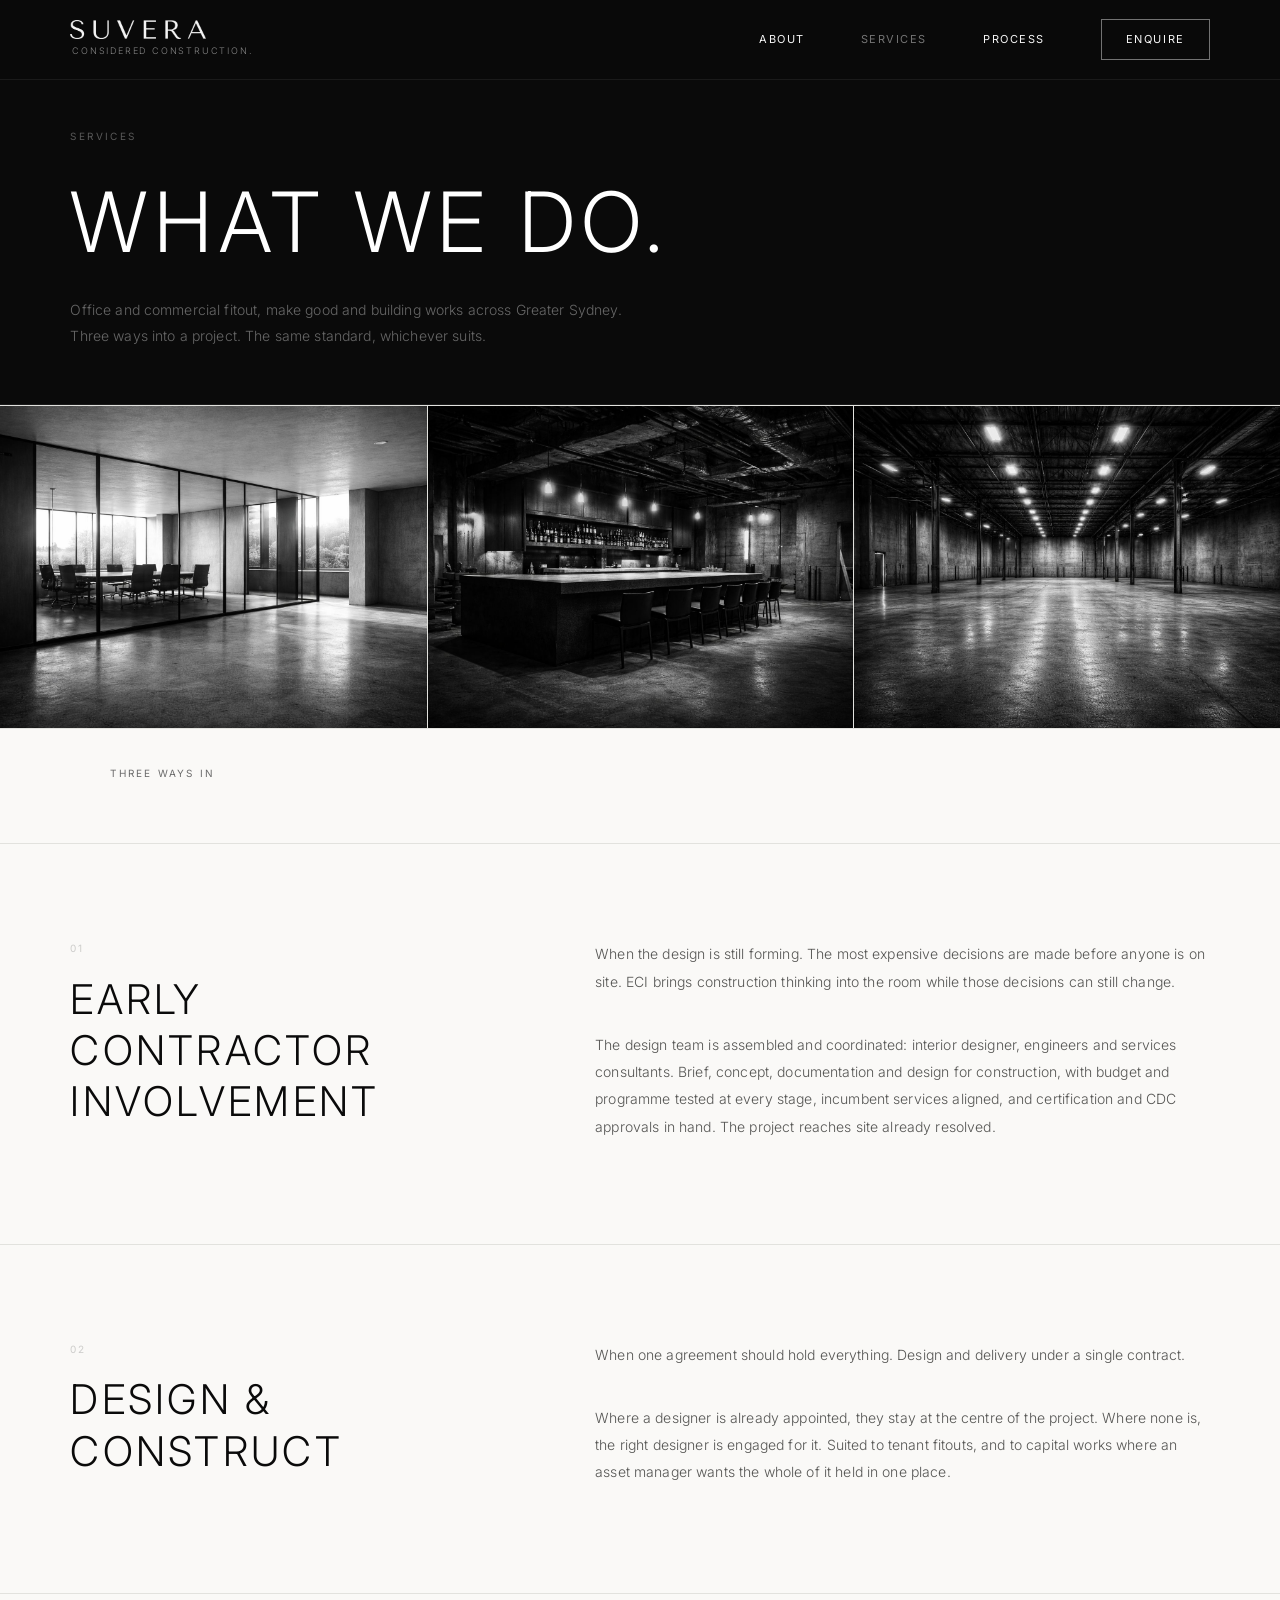
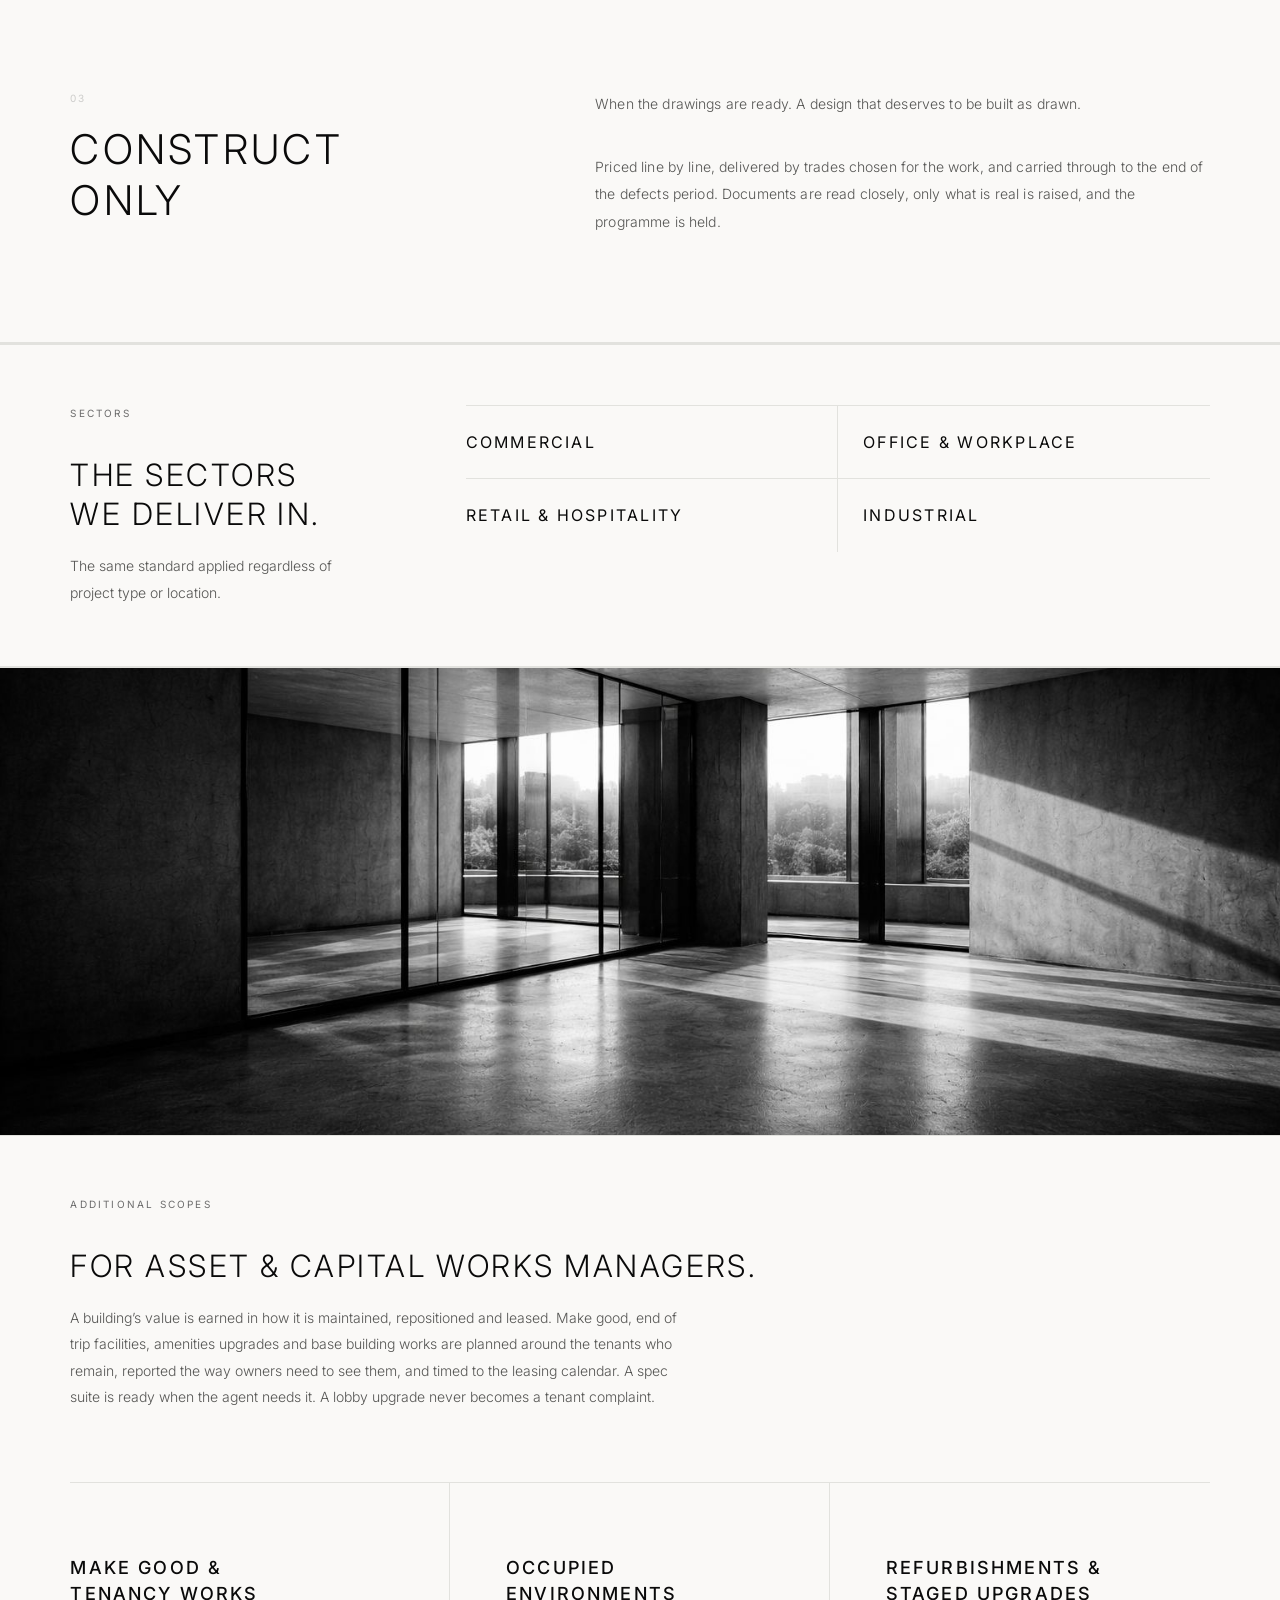
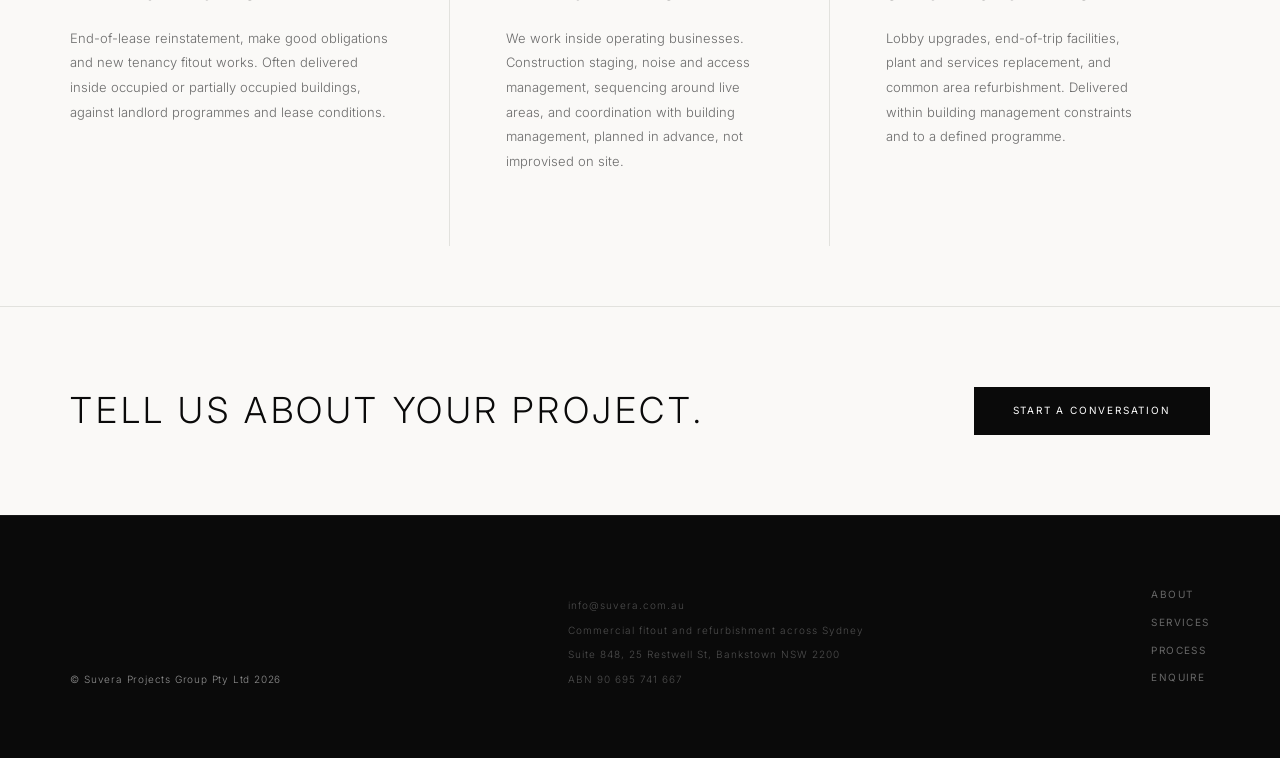
<file: services/index.html>
<!DOCTYPE html>
<html lang="en">
<head>
  <meta charset="UTF-8">
  <meta name="viewport" content="width=device-width, initial-scale=1.0">
  <title>Office Fitout, Make Good &amp; Design and Construct, Sydney | Suvera</title>
  <meta name="description" content="Office and commercial fitout, make good, refurbishments and staged upgrades across Greater Sydney, delivered through ECI, design &amp; construct or construct only.">
  <link rel="canonical" href="https://suvera.com.au/services/">
  <!-- Open Graph -->
  <meta property="og:type"        content="website">
  <meta property="og:site_name"   content="Suvera Projects Group">
  <meta property="og:title"       content="Office Fitout, Make Good &amp; Design and Construct, Sydney | Suvera">
  <meta property="og:description" content="Office and commercial fitout, make good, refurbishments and staged upgrades across Greater Sydney, delivered through ECI, design &amp; construct or construct only.">
  <meta property="og:url"         content="https://suvera.com.au/services/">
  <meta property="og:image"       content="https://suvera.com.au/Hero.jpg">
  <!-- Twitter Card -->
  <meta name="twitter:card"        content="summary_large_image">
  <meta name="twitter:title"       content="Office Fitout, Make Good &amp; Design and Construct, Sydney | Suvera">
  <meta name="twitter:description" content="Office and commercial fitout, make good, refurbishments and staged upgrades across Greater Sydney, delivered through ECI, design &amp; construct or construct only.">
  <meta name="twitter:image"       content="https://suvera.com.au/Hero.jpg">
  <!-- Favicon -->
  <link rel="icon" type="image/svg+xml" href="../favicon.svg">
  <link rel="preconnect" href="https://fonts.googleapis.com">
  <link rel="preconnect" href="https://fonts.gstatic.com" crossorigin>
  <link href="https://fonts.googleapis.com/css2?family=Inter:ital,wght@0,300;0,400;0,500;1,300;1,400&family=Tenor+Sans&display=swap" rel="stylesheet">
  <link rel="stylesheet" href="../assets/css/style.css">
</head>
<body class="page-interior">


  <!-- ════════════════════════════════════
       HEADER
  ════════════════════════════════════ -->
  <header class="header" id="header">
    <div class="header__inner">
      <a href="/" class="header__brand" aria-label="Suvera home">
        <img class="header__logo" src="/assets/img/suvera-logo-white.png" alt="SUVERA" width="136" height="20">
        <span class="header__tagline">Considered construction.</span>
      </a>
      <nav class="header__nav" aria-label="Primary navigation">
        <a href="/about/" class="header__link">About</a>
        <a href="/services/" class="header__link header__link--active">Services</a>
        <a href="/process/" class="header__link">Process</a>
        <a href="/enquire/" class="header__cta">Enquire</a>
      </nav>
      <button class="header__menu-btn" aria-label="Open navigation" aria-expanded="false">
        <span></span><span></span><span></span>
      </button>
    </div>
  </header>

  <div class="mobile-nav" id="mobileNav" aria-hidden="true">
    <nav class="mobile-nav__links" aria-label="Mobile navigation">
      <a href="/about/">About</a>
      <a href="/services/">Services</a>
      <a href="/process/">Process</a>
      <a href="/enquire/">Enquire</a>
    </nav>
  </div>


  <!-- ════════════════════════════════════
       PAGE HERO
  ════════════════════════════════════ -->
  <section class="page-hero" aria-label="What we do">
    <div class="page-hero__inner">
      <span class="page-hero__label fade-in" data-d="0">Services</span>
      <h1 class="page-hero__heading fade-in" data-d="1">What we do.</h1>
      <p class="page-hero__copy fade-in" data-d="2">
        Office and commercial fitout, make good and building works across Greater Sydney.
        Three ways into a project. The same standard, whichever suits.
      </p>
    </div>
  </section>


  <!-- ════════════════════════════════════
       01  SERVICE IMAGE STRIP
  ════════════════════════════════════ -->
  <div class="svc-img3" aria-hidden="true">
    <div class="svc-img3__item">
      <img src="../Service-1.jpg" alt="Office fitout, Sydney" loading="lazy">
    </div>
    <div class="svc-img3__item">
      <img src="../Service-2.jpg" alt="Commercial fitout detail" loading="lazy">
    </div>
    <div class="svc-img3__item">
      <img src="../Service-3.jpg" alt="Workplace fitout, Sydney" loading="lazy">
    </div>
  </div>


  <!-- ════════════════════════════════════
       02  ENGAGEMENT MODELS
  ════════════════════════════════════ -->
  <section class="svc-page" aria-label="Engagement models">

    <div class="svc-section-head">
      <div class="svc-section-head__inner">
        <span class="label">Three ways in</span>
      </div>
    </div>

    <!-- Early Contractor Involvement -->
    <div class="svc-page__item reveal">
      <div class="svc-page__item-inner">
        <div class="svc-page__meta">
          <span class="svc-page__num">01</span>
          <h2 class="svc-page__title">Early<br>Contractor<br>Involvement</h2>
        </div>
        <div class="svc-page__body">
          <p>
            When the design is still forming. The most expensive decisions are made before anyone is on site. ECI brings construction thinking into the room while those decisions can still change.
          </p>
          <p>
            The design team is assembled and coordinated: interior designer, engineers and services consultants. Brief, concept, documentation and design for construction, with budget and programme tested at every stage, incumbent services aligned, and certification and CDC approvals in hand. The project reaches site already resolved.
          </p>
        </div>
      </div>
    </div>

    <!-- Design & Construct -->
    <div class="svc-page__item reveal">
      <div class="svc-page__item-inner">
        <div class="svc-page__meta">
          <span class="svc-page__num">02</span>
          <h2 class="svc-page__title">Design &amp;<br>Construct</h2>
        </div>
        <div class="svc-page__body">
          <p>
            When one agreement should hold everything. Design and delivery under a single contract.
          </p>
          <p>
            Where a designer is already appointed, they stay at the centre of the project. Where none is, the right designer is engaged for it. Suited to tenant fitouts, and to capital works where an asset manager wants the whole of it held in one place.
          </p>
        </div>
      </div>
    </div>

    <!-- Construct Only -->
    <div class="svc-page__item reveal">
      <div class="svc-page__item-inner">
        <div class="svc-page__meta">
          <span class="svc-page__num">03</span>
          <h2 class="svc-page__title">Construct<br>Only</h2>
        </div>
        <div class="svc-page__body">
          <p>
            When the drawings are ready. A design that deserves to be built as drawn.
          </p>
          <p>
            Priced line by line, delivered by trades chosen for the work, and carried through to the end of the defects period. Documents are read closely, only what is real is raised, and the programme is held.
          </p>
        </div>
      </div>
    </div>

  </section>


  <!-- ════════════════════════════════════
       03  SECTORS
  ════════════════════════════════════ -->
  <section class="sectors-section" aria-label="Sectors">
    <div class="sectors-section__inner">

      <div class="reveal">
        <span class="label">Sectors</span>
        <h2 class="sectors-section__heading">The sectors we deliver in.</h2>
        <p class="sectors-section__copy">
          The same standard applied regardless of project type or location.
        </p>
      </div>

      <ul class="sectors-section__list reveal" data-d="1" aria-label="Sectors">
        <li class="sectors-section__item">Commercial</li>
        <li class="sectors-section__item">Office &amp; Workplace</li>
        <li class="sectors-section__item">Retail &amp; Hospitality</li>
        <li class="sectors-section__item">Industrial</li>
      </ul>

    </div>
  </section>


  <!-- ════════════════════════════════════
       04  IMAGE BREAK
  ════════════════════════════════════ -->
  <div class="svc-imgbreak reveal" aria-hidden="true">
    <img src="../Break.jpg" alt="Commercial interior fitout" loading="lazy" style="object-position: center 40%;">
  </div>


  <!-- ════════════════════════════════════
       05  ADDITIONAL SCOPES
  ════════════════════════════════════ -->
  <section class="add-scopes" aria-label="Additional scopes">
    <div class="add-scopes__inner">

      <div class="add-scopes__head reveal">
        <span class="label">Additional scopes</span>
        <h2 class="sectors-section__heading">For asset &amp; capital works managers.</h2>
        <p class="sectors-section__copy add-scopes__intro">
          A building&rsquo;s value is earned in how it is maintained, repositioned
          and leased. Make good, end of trip facilities, amenities upgrades
          and base building works are planned around the tenants who remain,
          reported the way owners need to see them, and timed to the leasing
          calendar. A spec suite is ready when the agent needs it. A lobby
          upgrade never becomes a tenant complaint.
        </p>
      </div>

      <div class="add-scopes__list">

        <div class="add-scope reveal">
          <h3 class="add-scope__title">Make Good &amp;<br>Tenancy Works</h3>
          <p class="add-scope__copy">
            End-of-lease reinstatement, make good obligations and new tenancy
            fitout works. Often delivered inside occupied or partially occupied
            buildings, against landlord programmes and lease conditions.
          </p>
        </div>

        <div class="add-scope reveal" data-d="1">
          <h3 class="add-scope__title">Occupied<br>Environments</h3>
          <p class="add-scope__copy">
            We work inside operating businesses. Construction staging, noise and
            access management, sequencing around live areas, and coordination with
            building management, planned in advance, not improvised on site.
          </p>
        </div>

        <div class="add-scope reveal" data-d="2">
          <h3 class="add-scope__title">Refurbishments &amp;<br>Staged Upgrades</h3>
          <p class="add-scope__copy">
            Lobby upgrades, end-of-trip facilities, plant and services replacement,
            and common area refurbishment. Delivered within building management
            constraints and to a defined programme.
          </p>
        </div>

      </div>
    </div>
  </section>


  <!-- ════════════════════════════════════
       CONTACT CTA
  ════════════════════════════════════ -->
  <section class="contact-cta" aria-label="Get in touch">
    <div class="contact-cta__inner">
      <p class="contact-cta__text reveal">Tell us about your project.</p>
      <a href="/enquire/" class="btn btn--solid reveal" data-d="1">Start a conversation</a>
    </div>
  </section>


  <!-- ════════════════════════════════════
       FOOTER
  ════════════════════════════════════ -->
  <footer class="footer">
    <div class="footer__inner">
      <div class="footer__brand">
        <span class="footer__copyright">&copy; Suvera Projects Group Pty Ltd 2026</span>
      </div>
      <div class="footer__details">
        <a href="mailto:info@suvera.com.au" class="footer__email">info@suvera.com.au</a>
        <span>Commercial fitout and refurbishment across Sydney</span>
        <span>Suite 848, 25 Restwell St, Bankstown NSW 2200</span>
        <span>ABN 90 695 741 667</span>
      </div>
      <nav class="footer__nav" aria-label="Footer navigation">
        <a href="/about/">About</a>
        <a href="/services/">Services</a>
        <a href="/process/">Process</a>
        <a href="/enquire/">Enquire</a>
      </nav>
    </div>
  </footer>


  <script src="../assets/js/main.js"></script>
</body>
</html>
</file>
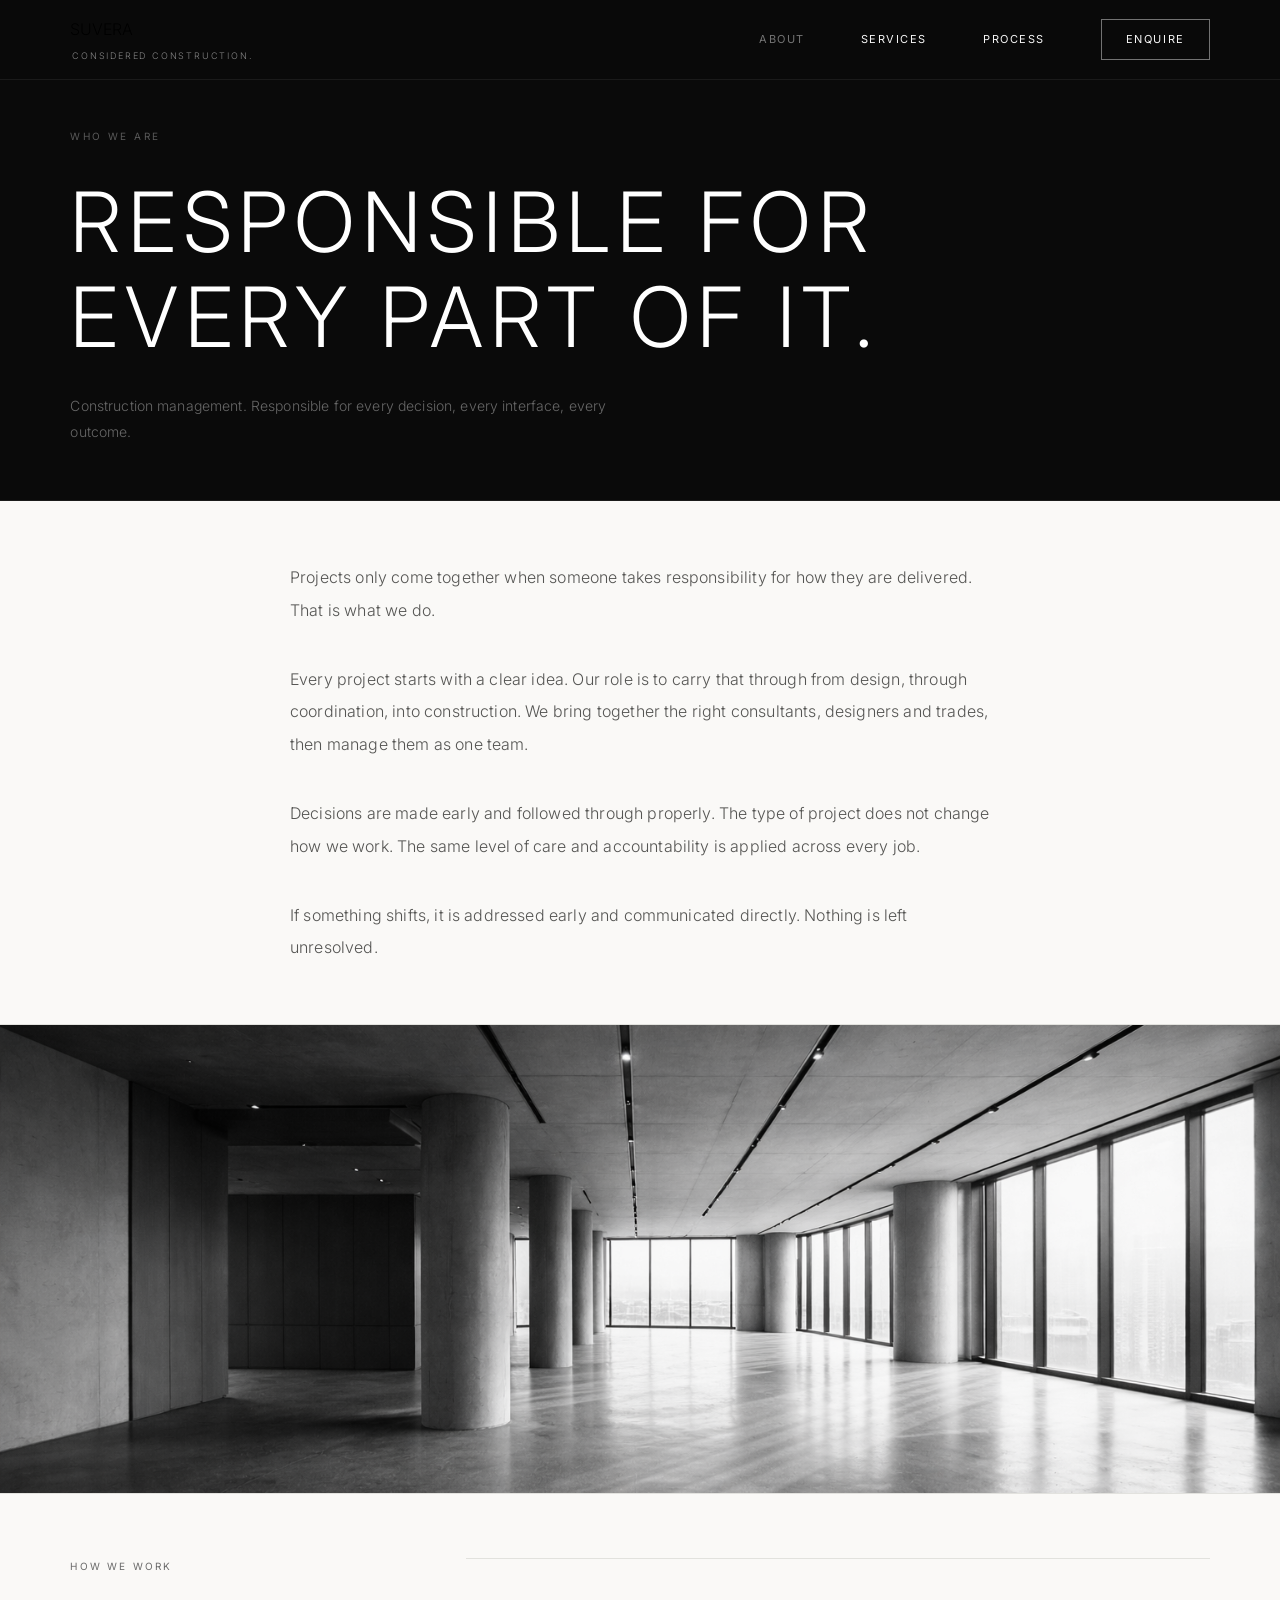
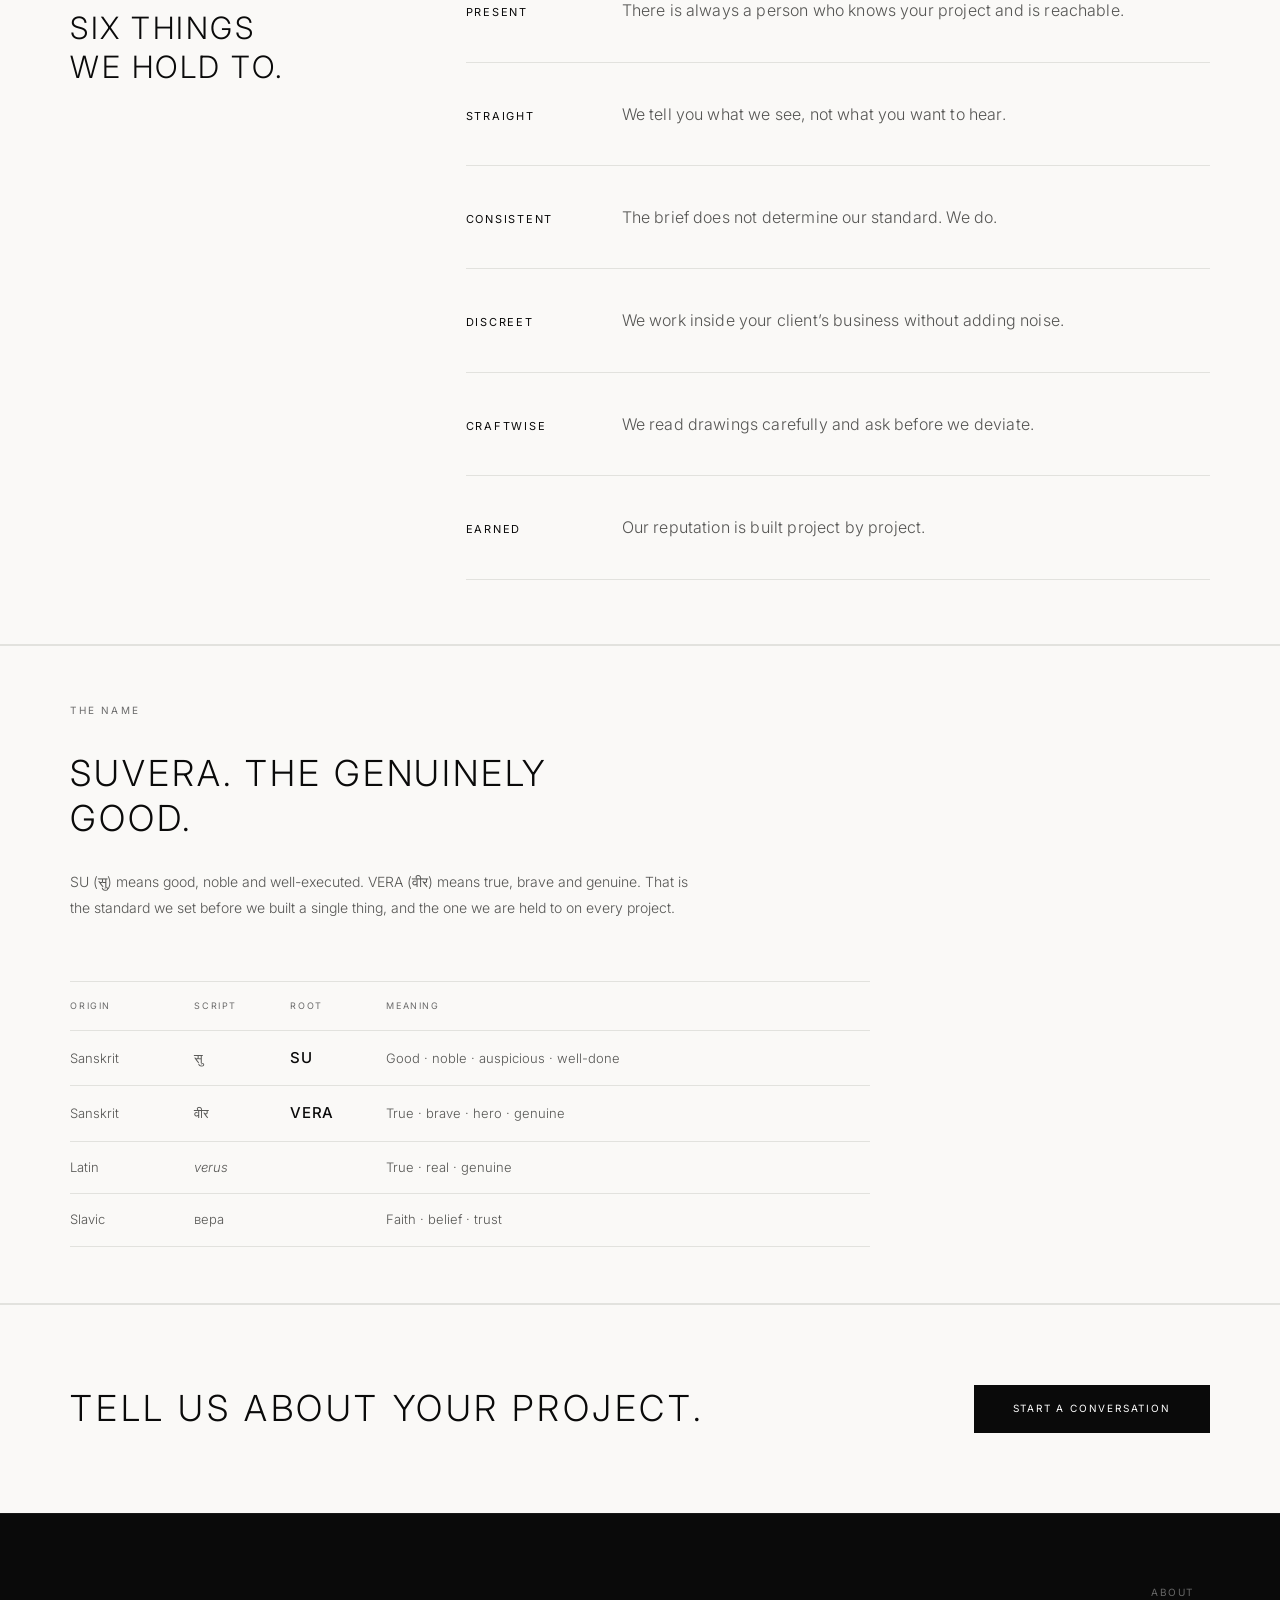
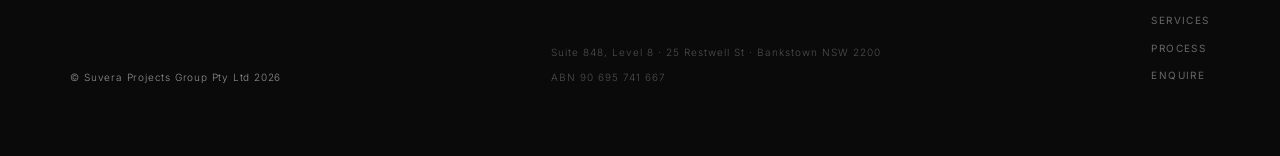
<file: about.html>
<!DOCTYPE html>
<html lang="en">
<head>
  <meta charset="UTF-8">
  <meta name="viewport" content="width=device-width, initial-scale=1.0">
  <title>About | Suvera Projects Group</title>
  <meta name="description" content="Suvera takes on the project and is answerable for how it is delivered. Construction management.">
  <!-- Open Graph -->
  <meta property="og:type"        content="website">
  <meta property="og:site_name"   content="Suvera Projects Group">
  <meta property="og:title"       content="About | Suvera Projects Group">
  <meta property="og:description" content="Suvera takes on the project and is answerable for how it is delivered. Construction management built on accountability.">
  <meta property="og:url"         content="https://suvera.com.au/about.html">
  <meta property="og:image"       content="https://suvera.com.au/Hero.png">
  <!-- Twitter Card -->
  <meta name="twitter:card"        content="summary_large_image">
  <meta name="twitter:title"       content="About | Suvera Projects Group">
  <meta name="twitter:description" content="Suvera takes on the project and is answerable for how it is delivered. Construction management built on accountability.">
  <meta name="twitter:image"       content="https://suvera.com.au/Hero.png">
  <!-- Favicon -->
  <link rel="icon" type="image/svg+xml" href="favicon.svg">
  <link rel="preconnect" href="https://fonts.googleapis.com">
  <link rel="preconnect" href="https://fonts.gstatic.com" crossorigin>
  <link href="https://fonts.googleapis.com/css2?family=Inter:ital,wght@0,300;0,400;0,500;1,300;1,400&family=Raleway:wght@300;400&display=swap" rel="stylesheet">
  <link rel="stylesheet" href="assets/css/style.css">
</head>
<body class="page-interior">


  <!-- ════════════════════════════════════
       HEADER
  ════════════════════════════════════ -->
  <header class="header" id="header">
    <div class="header__inner">
      <a href="index.html" class="header__brand" aria-label="Suvera home">
        <span class="header__logo">SUVERA</span>
        <span class="header__tagline">Considered construction.</span>
      </a>
      <nav class="header__nav" aria-label="Primary navigation">
        <a href="about.html" class="header__link header__link--active">About</a>
        <a href="services.html" class="header__link">Services</a>
        <a href="process.html" class="header__link">Process</a>
        <a href="enquire.html" class="header__cta">Enquire</a>
      </nav>
      <button class="header__menu-btn" aria-label="Open navigation" aria-expanded="false">
        <span></span><span></span><span></span>
      </button>
    </div>
  </header>

  <div class="mobile-nav" id="mobileNav" aria-hidden="true">
    <nav class="mobile-nav__links" aria-label="Mobile navigation">
      <a href="about.html">About</a>
      <a href="services.html">Services</a>
      <a href="process.html">Process</a>
      <a href="enquire.html">Enquire</a>
    </nav>
  </div>


  <!-- ════════════════════════════════════
       PAGE HERO
  ════════════════════════════════════ -->
  <section class="page-hero" aria-label="About Suvera">
    <div class="page-hero__inner">
      <span class="page-hero__label fade-in" data-d="0">Who we are</span>
      <h1 class="page-hero__heading fade-in" data-d="1">
        Responsible for<br>every part of it.
      </h1>
      <p class="page-hero__copy fade-in" data-d="2">
        Construction management. Responsible for every
        decision, every interface, every outcome.
      </p>
    </div>
  </section>


  <!-- ════════════════════════════════════
       01  ABOUT INTRO
  ════════════════════════════════════ -->
  <section class="about-intro" aria-label="About Suvera">
    <div class="about-intro__inner">

      <div class="reveal">
        <p>
          Projects only come together when someone takes responsibility
          for how they are delivered. That is what we do.
        </p>
        <p>
          Every project starts with a clear idea. Our role is to carry
          that through from design, through coordination, into construction.
          We bring together the right consultants, designers and trades,
          then manage them as one team.
        </p>
        <p>
          Decisions are made early and followed through properly.
          The type of project does not change how we work.
          The same level of care and accountability is applied across
          every job.
        </p>
        <p>
          If something shifts, it is addressed early and communicated
          directly. Nothing is left unresolved.
        </p>
      </div>

    </div>
  </section>


  <!-- ════════════════════════════════════
       02  IMAGE BREAK
  ════════════════════════════════════ -->
  <div class="about-imgbreak reveal" aria-hidden="true">
    <img src="space.png" alt="" loading="lazy">
  </div>


  <!-- ════════════════════════════════════
       03  VALUES
  ════════════════════════════════════ -->
  <section class="about-values-section" aria-label="How we work">
    <div class="about-values-section__inner">

      <div class="about-values-section__head reveal">
        <span class="label">How we work</span>
        <h2 class="about-values-section__heading">Six things<br>we hold to.</h2>
      </div>

      <dl class="values reveal" data-d="1" aria-label="Our values">
        <div class="values__item">
          <dt class="values__term">Present</dt>
          <dd class="values__def">There is always a person who knows your project and is reachable.</dd>
        </div>
        <div class="values__item">
          <dt class="values__term">Straight</dt>
          <dd class="values__def">We tell you what we see, not what you want to hear.</dd>
        </div>
        <div class="values__item">
          <dt class="values__term">Consistent</dt>
          <dd class="values__def">The brief does not determine our standard. We do.</dd>
        </div>
        <div class="values__item">
          <dt class="values__term">Discreet</dt>
          <dd class="values__def">We work inside your client&rsquo;s business without adding noise.</dd>
        </div>
        <div class="values__item">
          <dt class="values__term">Craftwise</dt>
          <dd class="values__def">We read drawings carefully and ask before we deviate.</dd>
        </div>
        <div class="values__item">
          <dt class="values__term">Earned</dt>
          <dd class="values__def">Our reputation is built project by project.</dd>
        </div>
      </dl>

    </div>
  </section>


  <!-- ════════════════════════════════════
       05  NAME ORIGIN
  ════════════════════════════════════ -->
  <section class="name-origin" aria-label="The name Suvera">
    <div class="name-origin__inner">
      <span class="label reveal">The name</span>
      <h2 class="name-origin__heading reveal">Suvera. The genuinely good.</h2>
      <p class="name-origin__body reveal" data-d="1">
        SU (&#x938;&#x941;) means good, noble and well-executed.
        VERA (&#x935;&#x940;&#x930;) means true, brave and genuine.
        That is the standard we set before we built a single thing,
        and the one we are held to on every project.
      </p>

      <div class="etymology reveal" data-d="2" role="table" aria-label="Etymology of the name Suvera">
        <div class="etymology__row etymology__row--head" role="row">
          <span role="columnheader">Origin</span>
          <span role="columnheader">Script</span>
          <span role="columnheader">Root</span>
          <span role="columnheader">Meaning</span>
        </div>
        <div class="etymology__row" role="row">
          <span role="cell">Sanskrit</span>
          <span role="cell" lang="sa">&#x938;&#x941;</span>
          <span role="cell">SU</span>
          <span role="cell">Good &middot; noble &middot; auspicious &middot; well-done</span>
        </div>
        <div class="etymology__row" role="row">
          <span role="cell">Sanskrit</span>
          <span role="cell" lang="sa">&#x935;&#x940;&#x930;</span>
          <span role="cell">VERA</span>
          <span role="cell">True &middot; brave &middot; hero &middot; genuine</span>
        </div>
        <div class="etymology__row" role="row">
          <span role="cell">Latin</span>
          <span role="cell"><em>verus</em></span>
          <span role="cell"></span>
          <span role="cell">True &middot; real &middot; genuine</span>
        </div>
        <div class="etymology__row" role="row">
          <span role="cell">Slavic</span>
          <span role="cell" lang="ru">&#x432;&#x435;&#x440;&#x430;</span>
          <span role="cell"></span>
          <span role="cell">Faith &middot; belief &middot; trust</span>
        </div>
      </div>
    </div>
  </section>


  <!-- ════════════════════════════════════
       CONTACT CTA
  ════════════════════════════════════ -->
  <section class="contact-cta" aria-label="Get in touch">
    <div class="contact-cta__inner">
      <p class="contact-cta__text reveal">Tell us about your project.</p>
      <a href="enquire.html" class="btn btn--solid reveal" data-d="1">Start a conversation</a>
    </div>
  </section>


  <!-- ════════════════════════════════════
       FOOTER
  ════════════════════════════════════ -->
  <footer class="footer">
    <div class="footer__inner">
      <div class="footer__brand">
        <span class="footer__copyright">&copy; Suvera Projects Group Pty Ltd 2026</span>
      </div>
      <div class="footer__details">
        <span>Suite 848, Level 8 &middot; 25 Restwell St &middot; Bankstown NSW 2200</span>
        <span>ABN 90 695 741 667</span>
      </div>
      <nav class="footer__nav" aria-label="Footer navigation">
        <a href="about.html">About</a>
        <a href="services.html">Services</a>
        <a href="process.html">Process</a>
        <a href="enquire.html">Enquire</a>
      </nav>
    </div>
  </footer>


  <script src="assets/js/main.js"></script>
</body>
</html>
</file>
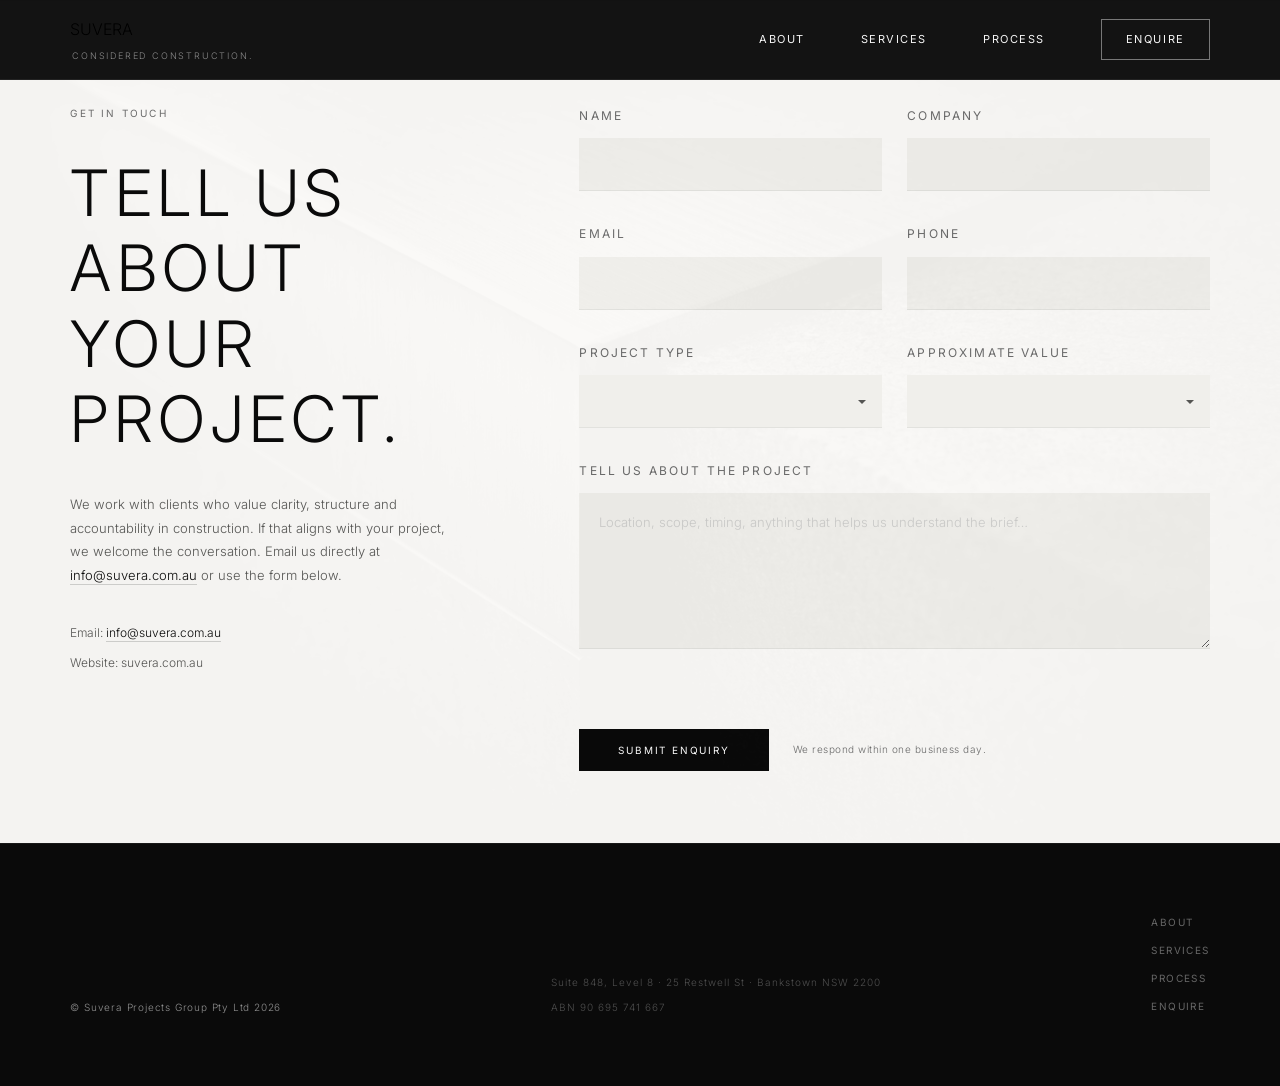
<file: enquire.html>
<!DOCTYPE html>
<html lang="en">
<head>
  <meta charset="UTF-8">
  <meta name="viewport" content="width=device-width, initial-scale=1.0">
  <title>Enquire | Suvera Projects Group</title>
  <meta name="description" content="Tell us about your project. We respond within one business day. A straight conversation about whether we are right for your project.">
  <!-- Open Graph -->
  <meta property="og:type"        content="website">
  <meta property="og:site_name"   content="Suvera Projects Group">
  <meta property="og:title"       content="Enquire | Suvera Projects Group">
  <meta property="og:description" content="Tell us about your project. We respond within one business day.">
  <meta property="og:url"         content="https://suvera.com.au/enquire.html">
  <meta property="og:image"       content="https://suvera.com.au/Hero.png">
  <!-- Twitter Card -->
  <meta name="twitter:card"        content="summary_large_image">
  <meta name="twitter:title"       content="Enquire | Suvera Projects Group">
  <meta name="twitter:description" content="Tell us about your project. We respond within one business day.">
  <meta name="twitter:image"       content="https://suvera.com.au/Hero.png">
  <!-- Favicon -->
  <link rel="icon" type="image/svg+xml" href="favicon.svg">
  <link rel="preconnect" href="https://fonts.googleapis.com">
  <link rel="preconnect" href="https://fonts.gstatic.com" crossorigin>
  <link href="https://fonts.googleapis.com/css2?family=Inter:ital,wght@0,300;0,400;0,500;1,300;1,400&family=Raleway:wght@300;400&display=swap" rel="stylesheet">
  <link rel="stylesheet" href="assets/css/style.css">
</head>
<body class="page-interior">


  <!-- ════════════════════════════════════
       HEADER
  ════════════════════════════════════ -->
  <header class="header" id="header">
    <div class="header__inner">
      <a href="index.html" class="header__brand" aria-label="Suvera home">
        <span class="header__logo">SUVERA</span>
        <span class="header__tagline">Considered construction.</span>
      </a>
      <nav class="header__nav" aria-label="Primary navigation">
        <a href="about.html" class="header__link">About</a>
        <a href="services.html" class="header__link">Services</a>
        <a href="process.html" class="header__link">Process</a>
        <a href="enquire.html" class="header__cta header__cta--active">Enquire</a>
      </nav>
      <button class="header__menu-btn" aria-label="Open navigation" aria-expanded="false">
        <span></span><span></span><span></span>
      </button>
    </div>
  </header>

  <div class="mobile-nav" id="mobileNav" aria-hidden="true">
    <nav class="mobile-nav__links" aria-label="Mobile navigation">
      <a href="about.html">About</a>
      <a href="services.html">Services</a>
      <a href="process.html">Process</a>
      <a href="enquire.html">Enquire</a>
    </nav>
  </div>


  <!-- ════════════════════════════════════
       CONTACT
  ════════════════════════════════════ -->
  <section class="contact contact--page contact--texture" id="contact" aria-label="Contact Suvera">
    <div class="contact__inner">

      <div class="contact__info">
        <span class="label fade-in" data-d="0">Get in touch</span>
        <h1 class="contact__heading fade-in" data-d="1">Tell us about<br>your project.</h1>
        <p class="contact__intro fade-in" data-d="2">
          We work with clients who value clarity, structure and accountability
          in construction. If that aligns with your project, we welcome the
          conversation. Email us directly at
          <a href="mailto:info@suvera.com.au">info@suvera.com.au</a> or
          use the form below.
        </p>
        <address class="contact__details fade-in" data-d="3">
          <p>Email: <a href="mailto:info@suvera.com.au">info@suvera.com.au</a></p>
          <p>Website: suvera.com.au</p>
        </address>
      </div>

      <form
        class="contact__form"
        id="contactForm"
        action="https://formspree.io/f/YOUR_FORM_ID"
        method="POST"
        novalidate
        aria-label="Enquiry form"
      >
        <div class="form-row form-row--2">
          <div class="form-field">
            <label for="f-name">Name</label>
            <input type="text" id="f-name" name="name" required autocomplete="name">
          </div>
          <div class="form-field">
            <label for="f-company">Company</label>
            <input type="text" id="f-company" name="company" autocomplete="organization">
          </div>
        </div>
        <div class="form-row form-row--2">
          <div class="form-field">
            <label for="f-email">Email</label>
            <input type="email" id="f-email" name="email" required autocomplete="email">
          </div>
          <div class="form-field">
            <label for="f-phone">Phone</label>
            <input type="tel" id="f-phone" name="phone" autocomplete="tel">
          </div>
        </div>
        <div class="form-row form-row--2">
          <div class="form-field">
            <label for="f-type">Project type</label>
            <div class="select-wrap">
              <select id="f-type" name="project_type">
                <option value="" disabled selected></option>
                <option>Commercial fitout</option>
                <option>Workplace fitout</option>
                <option>Retail fitout</option>
                <option>Hospitality fitout</option>
                <option>Industrial refurbishment</option>
                <option>Make good &amp; tenancy works</option>
                <option>Other</option>
              </select>
            </div>
          </div>
          <div class="form-field">
            <label for="f-value">Approximate value</label>
            <div class="select-wrap">
              <select id="f-value" name="project_value">
                <option value="" disabled selected></option>
                <option>Under $100k</option>
                <option>$100k&ndash;$250k</option>
                <option>$250k&ndash;$500k</option>
                <option>$500k&ndash;$1M</option>
                <option>Over $1M</option>
                <option>Not sure yet</option>
              </select>
            </div>
          </div>
        </div>
        <div class="form-row">
          <div class="form-field">
            <label for="f-message">Tell us about the project</label>
            <textarea
              id="f-message"
              name="message"
              rows="5"
              placeholder="Location, scope, timing, anything that helps us understand the brief&#8230;"
            ></textarea>
          </div>
        </div>
        <div class="form-submit">
          <button type="submit" class="btn btn--solid">Submit enquiry</button>
          <span class="form__note">We respond within one business day.</span>
        </div>
        <div class="form__success" id="formSuccess" hidden role="status">
          Thank you. We have received your enquiry and will be in touch within one business day.
        </div>
      </form>

    </div>
  </section>


  <!-- ════════════════════════════════════
       FOOTER
  ════════════════════════════════════ -->
  <footer class="footer">
    <div class="footer__inner">
      <div class="footer__brand">
        <span class="footer__copyright">&copy; Suvera Projects Group Pty Ltd 2026</span>
      </div>
      <div class="footer__details">
        <span>Suite 848, Level 8 &middot; 25 Restwell St &middot; Bankstown NSW 2200</span>
        <span>ABN 90 695 741 667</span>
      </div>
      <nav class="footer__nav" aria-label="Footer navigation">
        <a href="about.html">About</a>
        <a href="services.html">Services</a>
        <a href="process.html">Process</a>
        <a href="enquire.html">Enquire</a>
      </nav>
    </div>
  </footer>


  <script src="assets/js/main.js"></script>
</body>
</html>
</file>
<file: assets/css/style.css>
/* ══════════════════════════════════════════════════════
   SUVERA — Stylesheet
   Font    : Inter
   Palette : #0A0A0A / #FFFFFF / #FAF9F7 / #E2E2DE / ...
   Updated : 2026
══════════════════════════════════════════════════════ */


/* ─────────────────────────────────────────────
   DESIGN TOKENS
───────────────────────────────────────────── */
:root {
  /* Colour */
  --black:      #0A0A0A;
  --white:      #FFFFFF;
  --off-white:  #FAF9F7;
  --rule:       #E2E2DE;
  --muted:      #6B6B6B;
  --mid:        #555553;
  --light:      #CCCCCA;
  --xlight:     #E8E8E5;

  /* Type */
  --fd: 'Inter', system-ui, -apple-system, sans-serif;
  --fb: 'Inter', system-ui, -apple-system, sans-serif;
  --fl: 'Tenor Sans', 'Helvetica Neue', Helvetica, sans-serif;

  /* Layout */
  --max:        1200px;
  --pad-x:      clamp(28px, 5.5vw, 72px);
  --pad-y:      clamp(36px, 5.5vw, 72px);
  --gap:        24px;

  /* Motion */
  --ease:       cubic-bezier(.16, 1, .3, 1);
  --dur:        0.7s;
}


/* ─────────────────────────────────────────────
   RESET
───────────────────────────────────────────── */
*, *::before, *::after {
  box-sizing: border-box;
  margin: 0;
  padding: 0;
}

html {
  scroll-behavior: smooth;
  font-size: 16px;
  overflow-x: hidden;
}

body {
  font-family:              var(--fb);
  font-weight:              300;
  background:               var(--off-white);
  color:                    var(--black);
  line-height:              1.78;
  overflow-x:               hidden;
  -webkit-font-smoothing:   antialiased;
  -moz-osx-font-smoothing:  grayscale;
  font-feature-settings:    'kern' 1, 'liga' 1;
}

img  { display: block; max-width: 100%; height: 100%; object-fit: cover; }
a    { color: inherit; text-decoration: none; }
ol, ul { list-style: none; }
address { font-style: normal; }
button { cursor: pointer; font-family: inherit; }


/* ─────────────────────────────────────────────
   UTILITIES
───────────────────────────────────────────── */
.label {
  display:        block;
  font-family:    var(--fb);
  font-size:      10px;
  font-weight:    400;
  letter-spacing: 0.22em;
  text-transform: uppercase;
  color:          var(--muted);
  margin-bottom:  32px;
}


/* ─────────────────────────────────────────────
   BUTTONS
───────────────────────────────────────────── */
.btn {
  display:        inline-block;
  font-family:    var(--fb);
  font-size:      10px;
  font-weight:    400;
  letter-spacing: 0.18em;
  text-transform: uppercase;
  padding:        14px 38px;
  border:         0.5px solid transparent;
  transition:     background 0.28s ease,
                  color      0.28s ease,
                  border-color 0.28s ease;
}

.btn--outline {
  border-color: rgba(255, 255, 255, 0.45);
  color:        var(--white);
}
.btn--outline:hover {
  background:   var(--white);
  color:        var(--black);
  border-color: var(--white);
}

.btn--solid {
  background:   var(--black);
  color:        var(--white);
  border-color: var(--black);
}
.btn--solid:hover {
  background:   transparent;
  color:        var(--black);
}


/* ─────────────────────────────────────────────
   ANIMATIONS
───────────────────────────────────────────── */

/* Hero — on-load stagger */
.fade-in {
  opacity:   0;
  transform: translateY(20px);
  animation: fadeUp var(--dur) var(--ease) forwards;
}
.fade-in[data-d="0"] { animation-delay: 0.10s; }
.fade-in[data-d="1"] { animation-delay: 0.22s; }
.fade-in[data-d="2"] { animation-delay: 0.34s; }
.fade-in[data-d="3"] { animation-delay: 0.46s; }
.fade-in[data-d="4"] { animation-delay: 0.58s; }
.fade-in[data-d="5"] { animation-delay: 0.70s; }

/* Scroll reveal */
.reveal {
  opacity:    0;
  transform:  translateY(20px);
  transition: opacity   var(--dur) var(--ease),
              transform var(--dur) var(--ease);
}
.reveal[data-d="1"] { transition-delay: 0.10s; }
.reveal[data-d="2"] { transition-delay: 0.20s; }
.reveal[data-d="3"] { transition-delay: 0.30s; }
.reveal.in { opacity: 1; transform: translateY(0); }

/* Image bands — opacity fade only (no translateY to avoid layout shift) */
.imgbreak.reveal,
.about-imgbreak.reveal,
.svc-imgbreak.reveal,
.process-fullimg.reveal,
.process-endimg.reveal {
  transform:  none;
  transition: opacity 0.9s var(--ease);
}
.imgbreak.reveal.in,
.about-imgbreak.reveal.in,
.svc-imgbreak.reveal.in,
.process-fullimg.reveal.in,
.process-endimg.reveal.in {
  transform: none;
}

@keyframes fadeUp {
  to { opacity: 1; transform: translateY(0); }
}

@keyframes heroZoom {
  from { transform: scale(1.03); }
  to   { transform: scale(1.00); }
}


/* ══════════════════════════════════════════════════════
   HEADER
══════════════════════════════════════════════════════ */
.header {
  position:     fixed;
  inset-block-start: 0;
  inset-inline: 0;
  z-index:      100;
  height:       80px;
  display:      flex;
  align-items:  center;
  padding:      0 var(--pad-x);
  transition:   background 0.4s, border-color 0.4s;
  border-bottom: 0.5px solid transparent;
}

.header.scrolled {
  background:    rgba(10, 10, 10, 0.96);
  border-bottom-color: rgba(255, 255, 255, 0.07);
  backdrop-filter: blur(8px);
}

.header__inner {
  display:         flex;
  align-items:     center;
  justify-content: space-between;
  width:           100%;
  max-width:       var(--max);
  margin:          0 auto;
}

.header__brand {
  display:        flex;
  flex-direction: column;
  gap:            4px;
}

.header__logo {
  display:        block;
  width:          136px;
  height:         auto;
  mix-blend-mode: difference;
}

.header__tagline {
  display:        block;
  font-family:    var(--fb);
  font-size:      9px;
  font-weight:    300;
  letter-spacing: 0.20em;
  text-transform: uppercase;
  color:          rgba(255, 255, 255, 0.50);
  text-indent:    0.20em;
}

.header__nav {
  display:     flex;
  align-items: center;
  gap:         56px;
}

.header__link {
  font-family:    var(--fb);
  font-size:      11px;
  font-weight:    400;
  letter-spacing: 0.14em;
  text-transform: uppercase;
  color:          var(--white);
  mix-blend-mode: difference;
  transition:     opacity 0.2s;
}
.header__link:hover { opacity: 0.50; }

.header__cta {
  font-family:    var(--fb);
  font-size:      11px;
  font-weight:    400;
  letter-spacing: 0.14em;
  text-transform: uppercase;
  color:          var(--white);
  border:         0.5px solid rgba(255, 255, 255, 0.45);
  padding:        10px 24px;
  mix-blend-mode: difference;
  transition:     background 0.25s, color 0.25s;
}
.header__cta:hover {
  background: var(--white);
  color:      var(--black);
}


/* ══════════════════════════════════════════════════════
   01  HERO
══════════════════════════════════════════════════════ */
.hero {
  position:        relative;
  height:          80vh;
  min-height:      520px;
  display:         flex;
  flex-direction:  column;
  justify-content: center;
  overflow:        hidden;
}

.hero__bg {
  position: absolute;
  inset: 0;
}

.hero__img {
  position:            absolute;
  inset:               -8%;
  background-size:     cover;
  background-position: center;
  background-color:    #181818;
  animation:           heroZoom 18s var(--ease) forwards;
  will-change:         transform;
}

.hero__overlay {
  position: absolute;
  inset: 0;
  /* strong vertical gradient: image breathes at top, type reads at bottom */
  background: linear-gradient(
    to bottom,
    rgba(10, 10, 10, 0.25)  0%,
    rgba(10, 10, 10, 0.55)  40%,
    rgba(10, 10, 10, 0.80)  70%,
    rgba(10, 10, 10, 0.98) 100%
  );
}

.hero__content {
  position:   relative;
  z-index:    2;
  padding:    0 var(--pad-x) clamp(64px, 9vw, 104px);
  max-width:  min(1040px, 96vw);
}


.hero__eyebrow {
  display:        block;
  font-family:    var(--fb);
  font-size:      11px;
  font-weight:    300;
  letter-spacing: 0.20em;
  text-transform: uppercase;
  color:          rgba(255, 255, 255, 0.38);
  margin-bottom:  48px;
}

.hero__headline {
  font-family:    var(--fd);
  font-size:      clamp(28px, 4vw, 52px);
  font-weight:    300;
  letter-spacing: 0.10em;
  text-transform: uppercase;
  line-height:    1.55;
  color:          rgba(255, 255, 255, 0.88);
  margin-bottom:  52px;
}

.hero__copy {
  font-family:   var(--fb);
  font-size:     14px;
  font-weight:   300;
  line-height:   1.90;
  color:         rgba(255, 255, 255, 0.40);
  max-width:     580px;
  margin-bottom: 52px;
  letter-spacing: 0.01em;
}

.hero__tagline {
  display:        block;
  margin-top:     48px;
  font-family:    var(--fb);
  font-size:      11px;
  font-weight:    300;
  letter-spacing: 0.22em;
  text-transform: uppercase;
  color:          rgba(255, 255, 255, 0.45);
}


/* ══════════════════════════════════════════════════════
   02  INTRO
══════════════════════════════════════════════════════ */
.intro {
  padding:       clamp(56px, 7vw, 88px) var(--pad-x);
  border-bottom: 0.5px solid var(--rule);
}

.intro__inner {
  max-width:             var(--max);
  margin:                0 auto;
  display:               grid;
  grid-template-columns: 1fr 1fr;
  gap:                   clamp(64px, 9vw, 128px);
  align-items:           center;
}

.intro__display {
  font-family:    var(--fd);
  font-size:      clamp(20px, 3.5vw, 42px);
  font-weight:    300;
  line-height:    1.55;
  letter-spacing: 0.04em;
  color:          var(--black);
}

.intro__body {
  font-size:   16px;
  font-weight: 300;
  line-height: 1.88;
  color:       var(--mid);
  padding-top: 6px;
  letter-spacing: 0.01em;
}


/* ══════════════════════════════════════════════════════
   03  IMAGE BREAK
══════════════════════════════════════════════════════ */
.imgbreak {
  position: relative;
  height:   clamp(480px, 55vh, 640px);
  overflow: hidden;
}

.imgbreak__inner {
  position:            absolute;
  inset:               -20%;
  background-size:     cover;
  background-position: center 28%; /* upper-third crop — structural, not centre-mass */
  background-color:    #1a1a1a;
  will-change:         transform;
}


/* ══════════════════════════════════════════════════════
   04  SERVICES
══════════════════════════════════════════════════════ */
.services {
  padding-top:    var(--pad-y);
  padding-bottom: var(--pad-y);
}

.services__head {
  border-bottom: 0.5px solid var(--rule);
  margin-bottom: 0;
}
.services__head-inner {
  max-width: var(--max);
  margin:    0 auto;
  padding:   0 var(--pad-x) 32px;
}

/* ── Service split rows (01–03) ── */
.svc-split {
  display:               grid;
  grid-template-columns: 1fr 1fr;
  border-bottom:         0.5px solid var(--rule);
  overflow:              hidden;
}

.svc-split__media {
  overflow:   hidden;
  background: var(--xlight);
  aspect-ratio: unset;
  min-height: 480px;
}
.svc-split__media img {
  width:      100%;
  height:     100%;
  object-fit: cover;
  transition: transform 0.9s var(--ease);
}
.svc-split:hover .svc-split__media img {
  transform: scale(1.04);
}

.svc-split__body {
  display:         flex;
  flex-direction:  column;
  justify-content: center;
  padding:         clamp(48px, 7vw, 80px) clamp(40px, 6vw, 72px);
  background:      var(--off-white);
}

.svc-split__num {
  display:        block;
  font-family:    var(--fd);
  font-size:      14px;
  font-weight:    300;
  letter-spacing: 0.12em;
  color:          var(--muted);
  margin-bottom:  20px;
}

.svc-split__title {
  font-family:    var(--fd);
  font-size:      clamp(22px, 2.8vw, 32px);
  font-weight:    400;
  letter-spacing: -0.01em;
  line-height:    1.15;
  margin-bottom:  20px;
}

.svc-split__copy {
  font-size:     15px;
  font-weight:   300;
  line-height:   1.82;
  color:         var(--mid);
  margin-bottom: 18px;
}

.svc-split__tags {
  font-size:      10px;
  font-weight:    400;
  letter-spacing: 0.1em;
  text-transform: uppercase;
  color:          var(--muted);
}

/* ── Service list rows (04–06) ── */
.svc-list {
  max-width:  var(--max);
  margin:     0 auto;
  padding:    0 var(--pad-x);
}

.svc-list__item {
  display:               grid;
  grid-template-columns: 1fr 2fr;
  gap:                   clamp(24px, 5vw, 72px);
  padding:               44px 0;
  border-bottom:         0.5px solid var(--rule);
  align-items:           start;
}
.svc-list__item:first-child {
  border-top: 0.5px solid var(--rule);
}

.svc-list__left {
  display:        flex;
  flex-direction: column;
  gap:            10px;
}

.svc-list__num {
  font-family:    var(--fd);
  font-size:      14px;
  font-weight:    300;
  letter-spacing: 0.12em;
  color:          var(--muted);
}

.svc-list__title {
  font-family:    var(--fd);
  font-size:      clamp(18px, 2.2vw, 26px);
  font-weight:    400;
  letter-spacing: -0.01em;
  line-height:    1.18;
}

.svc-list__copy {
  font-size:     15px;
  font-weight:   300;
  line-height:   1.82;
  color:         var(--mid);
  margin-bottom: 14px;
}

.svc-list__tags {
  font-size:      10px;
  font-weight:    400;
  letter-spacing: 0.1em;
  text-transform: uppercase;
  color:          var(--muted);
}


/* ══════════════════════════════════════════════════════
   05  ABOUT
══════════════════════════════════════════════════════ */
.about {
  position:      relative;
  padding:       var(--pad-y) var(--pad-x);
  background:    var(--off-white);
  border-top:    0.5px solid var(--rule);
  border-bottom: 0.5px solid var(--rule);
}

/* Texture as material layer */
.about::before {
  content:        '';
  position:       absolute;
  inset:          0;
  background:     url('../../texture.jpg') center / cover;
  opacity:        0.025;
  pointer-events: none;
}

.about__inner {
  position:              relative;
  max-width:             var(--max);
  margin:                0 auto;
  display:               grid;
  grid-template-columns: 1fr 1fr;
  gap:                   clamp(48px, 7vw, 96px);
  align-items:           start;
}

.about__heading {
  font-family:    var(--fd);
  font-size:      clamp(22px, 2.6vw, 34px);
  font-weight:    300;
  letter-spacing: 0.08em;
  text-transform: uppercase;
  line-height:    1.25;
  margin-bottom:  36px;
}

.about__body {
  display:       flex;
  flex-direction: column;
  gap:           32px;
  margin-bottom: 68px;
}
.about__body p {
  font-size:   16px;
  font-weight: 300;
  line-height: 1.92;
  color:       var(--mid);
}

/* Values */
.values {
  display:        flex;
  flex-direction: column;
}
.values__item {
  display:               grid;
  grid-template-columns: 120px 1fr;
  gap:                   36px;
  padding:               36px 0;
  border-top:            0.5px solid var(--rule);
  align-items:           baseline;
}
.values__item:last-child {
  border-bottom: 0.5px solid var(--rule);
}

.values__term {
  font-family:    var(--fd);
  font-size:      11px;
  font-weight:    400;
  letter-spacing: 0.16em;
  text-transform: uppercase;
  color:          var(--black);
}

.values__def {
  font-size:      16px;
  font-weight:    300;
  line-height:    1.90;
  letter-spacing: 0.01em;
  color:          var(--mid);
}

/* Company facts panel */
.firm-facts {
  margin-top:     40px;
  border-top:     0.5px solid var(--rule);
  display:        flex;
  flex-direction: column;
}
.firm-facts__item {
  display:               grid;
  grid-template-columns: 96px 1fr;
  gap:                   0 16px;
  padding:               10px 0;
  border-bottom:         0.5px solid var(--rule);
  align-items:           baseline;
}
.firm-facts__item dt {
  font-family:    var(--fb);
  font-size:      10px;
  font-weight:    400;
  letter-spacing: 0.1em;
  text-transform: uppercase;
  color:          var(--muted);
}
.firm-facts__item dd {
  font-size:   12px;
  font-weight: 300;
  line-height: 1.75;
  color:       var(--mid);
}
.firm-facts__item dd em {
  font-family: var(--fd);
  font-style:  normal;
  font-size:   12px;
  font-weight: 400;
  color:       var(--black);
}

/* Sticky image */
.about__media {
  position:   sticky;
  top:        96px; /* clear 80px header + breathing room */
  overflow:   hidden;
}
.about__media img {
  width:            100%;
  aspect-ratio:     3 / 4;
  object-fit:       cover;
  object-position:  center 20%; /* frames upper portion — reads as site, not floor */
}


/* ══════════════════════════════════════════════════════
   06  PROCESS
══════════════════════════════════════════════════════ */
.process {
  padding:    var(--pad-y) var(--pad-x);
  border-top: 0.5px solid var(--rule);
}

.process__inner {
  max-width:             var(--max);
  margin:                0 auto;
  display:               grid;
  grid-template-columns: 1fr 1fr;
  gap:                   clamp(48px, 7vw, 96px);
  align-items:           center;
}

.process__media { overflow: hidden; }
.process__media img {
  width:        100%;
  aspect-ratio: 3 / 4;
  object-fit:   cover;
}

.process__body { max-width: 480px; }

.process__heading {
  font-family:    var(--fd);
  font-size:      clamp(24px, 3vw, 36px);
  font-weight:    400;
  letter-spacing: -0.01em;
  line-height:    1.2;
  margin-bottom:  52px;
}

.steps {
  display:        flex;
  flex-direction: column;
}

.steps__item {
  display:     flex;
  align-items: baseline;
  gap:         24px;
  padding:     20px 0;
  border-top:  0.5px solid var(--rule);
}
.steps__item:last-child {
  border-bottom: 0.5px solid var(--rule);
}

.steps__num {
  font-family:    var(--fd);
  font-size:      14px;
  font-weight:    300;
  letter-spacing: 0.1em;
  color:          var(--muted);
  flex-shrink:    0;
  width:          28px;
}

.steps__label {
  font-size:   15px;
  font-weight: 300;
  color:       var(--black);
}


/* ══════════════════════════════════════════════════════
   07  STATEMENT
══════════════════════════════════════════════════════ */
.statement {
  position: relative;
  padding:  clamp(72px, 10vw, 120px) var(--pad-x);
  display:  flex;
  align-items: center;
  justify-content: center;
  overflow: hidden;
}

.statement__bg {
  position:            absolute;
  inset:               -12%;
  background-size:     cover;
  background-position: center 40%; /* intentional crop — mid-frame tension */
  background-color:    #111;
  will-change:         transform;
}

.statement__overlay {
  position:   absolute;
  inset:      0;
  background: rgba(10, 10, 10, 0.62);
}

.statement__quote {
  position:       relative;
  z-index:        2;
  font-family:    var(--fd);
  font-size:      clamp(32px, 4.5vw, 52px);
  font-weight:    300;
  letter-spacing: 0.06em;
  text-transform: uppercase;
  line-height:    1.55;
  color:          var(--white);
  text-align:     center;
  max-width:      800px;
}
.statement__quote::after {
  content:    '';
  display:    block;
  width:      40px;
  height:     0.5px;
  background: rgba(255, 255, 255, 0.20);
  margin:     56px auto 0;
}


/* ══════════════════════════════════════════════════════
   08  NAME ORIGIN
══════════════════════════════════════════════════════ */
.name-origin {
  padding:       clamp(36px, 5vw, 56px) var(--pad-x);
  border-top:    0.5px solid var(--rule);
  border-bottom: 0.5px solid var(--rule);
}

.name-origin__inner {
  max-width: var(--max);
  margin:    0 auto;
}

.name-origin__heading {
  font-family:    var(--fd);
  font-size:      clamp(22px, 2.8vw, 36px);
  font-weight:    300;
  letter-spacing: 0.08em;
  text-transform: uppercase;
  line-height:    1.25;
  margin-bottom:  28px;
  max-width:      600px;
}

.name-origin__body {
  font-size:     14px;
  font-weight:   300;
  line-height:   1.85;
  color:         var(--mid);
  max-width:     640px;
  margin-bottom: 60px;
}
.name-origin__body em { font-style: italic; }

/* Etymology table */
.etymology {
  max-width:  800px;
  border-top: 0.5px solid var(--rule);
}

.etymology__row {
  display:               grid;
  grid-template-columns: 100px 72px 72px 1fr;
  gap:                   24px;
  padding:               16px 0;
  border-bottom:         0.5px solid var(--rule);
  align-items:           baseline;
}

.etymology__row--head span {
  font-family:    var(--fb);
  font-size:      9px;
  font-weight:    400;
  letter-spacing: 0.18em;
  text-transform: uppercase;
  color:          var(--muted);
}

.etymology__row:not(.etymology__row--head) span {
  font-size:   13px;
  font-weight: 300;
  color:       var(--mid);
  line-height: 1.5;
}

/* Root column in display serif */
.etymology__row:not(.etymology__row--head) span:nth-child(3) {
  font-family:    var(--fd);
  font-size:      15px;
  font-weight:    500;
  letter-spacing: 0.04em;
  color:          var(--black);
}


/* ══════════════════════════════════════════════════════
   09  CONTACT
══════════════════════════════════════════════════════ */
.contact {
  padding:    clamp(60px, 7.5vw, 88px) var(--pad-x);
  background: var(--off-white);
  border-top: 0.5px solid var(--rule);
}

.contact__inner {
  max-width:             var(--max);
  margin:                0 auto;
  display:               grid;
  grid-template-columns: 1fr 1.6fr;
  gap:                   clamp(48px, 9vw, 128px);
  align-items:           start;
}

.contact__heading {
  font-family:    var(--fd);
  font-size:      clamp(32px, 5vw, 64px);
  font-weight:    300;
  letter-spacing: 0.08em;
  text-transform: uppercase;
  line-height:    1.18;
  margin-bottom:  36px;
}

.contact__intro {
  font-size:     13px;
  font-weight:   300;
  line-height:   1.82;
  color:         var(--mid);
  margin-bottom: 36px;
}

.contact__intro a,
.contact__details a {
  color:         var(--black);
  border-bottom: 0.5px solid var(--light);
  padding-bottom: 1px;
  transition:    border-color 0.2s;
}
.contact__intro a:hover,
.contact__details a:hover {
  border-bottom-color: var(--black);
}

.contact__details {
  display:        flex;
  flex-direction: column;
  gap:            10px;
}
.contact__details p {
  font-size:   12px;
  font-weight: 300;
  line-height: 1.65;
  color:       var(--mid);
}

/* ── Form ── */
.contact__form {
  display:        flex;
  flex-direction: column;
  gap:            clamp(20px, 2.5vw, 32px);
}

.form-row {
  display: flex;
  flex-direction: column;
  gap: clamp(20px, 2.5vw, 32px);
}

.form-row--2 {
  display:               grid;
  grid-template-columns: 1fr 1fr;
  gap:                   clamp(16px, 2vw, 28px);
}

.form-field {
  display:        flex;
  flex-direction: column;
  margin-bottom:  0;
}

.form-field label {
  display:        block;
  font-family:    var(--fb);
  font-size:      12px;
  font-weight:    400;
  letter-spacing: 0.18em;
  text-transform: uppercase;
  color:          var(--muted);
  margin-bottom:  12px;
}

.form-field input,
.form-field textarea,
.form-field select {
  font-family:       var(--fb);
  font-size:         13px;
  font-weight:       300;
  color:             var(--black);
  background:        #F0EFEB;
  border:            none;
  border-bottom:     0.5px solid var(--rule);
  padding:           18px 20px;
  width:             100%;
  outline:           none;
  appearance:        none;
  -webkit-appearance: none;
  border-radius:     0;
  transition:        border-color 0.2s, background 0.2s;
}

.form-field input:focus,
.form-field textarea:focus,
.form-field select:focus {
  border-bottom-color: var(--black);
  background:          var(--white);
}

.form-field textarea {
  resize:     vertical;
  min-height: 140px;
  line-height: 1.82;
}

.form-field input::placeholder,
.form-field textarea::placeholder {
  color:       var(--light);
  font-weight: 300;
}

/* Custom select arrow */
.select-wrap { position: relative; }
.select-wrap::after {
  content:       '';
  position:      absolute;
  right:         16px;
  top:           50%;
  transform:     translateY(-50%);
  width:         0;
  height:        0;
  border-left:   4px solid transparent;
  border-right:  4px solid transparent;
  border-top:    4px solid var(--mid);
  pointer-events: none;
}

.form-submit {
  display:     flex;
  align-items: center;
  gap:         24px;
  margin-top:  48px;
  flex-wrap:   wrap;
}

.form__note {
  font-size:      10px;
  font-weight:    300;
  letter-spacing: 0.05em;
  color:          var(--muted);
}

.form__success {
  padding:       24px;
  background:    var(--xlight);
  border-left:   2px solid var(--black);
  font-size:     13px;
  font-weight:   300;
  line-height:   1.75;
  color:         var(--mid);
  margin-top:    16px;
}
.form__success[hidden] { display: none; }


/* ══════════════════════════════════════════════════════
   FOOTER
══════════════════════════════════════════════════════ */
.footer {
  background:  var(--black);
  padding:     var(--pad-y) var(--pad-x);
  border-top:  0.5px solid rgba(255, 255, 255, 0.06);
}

.footer__inner {
  max-width:       var(--max);
  margin:          0 auto;
  display:         flex;
  justify-content: space-between;
  align-items:     flex-end;
  flex-wrap:       wrap;
  gap:             32px;
}

.footer__brand {
  display:        flex;
  flex-direction: column;
  gap:            14px;
}

.footer__logo {
  font-family:    var(--fb);
  font-size:      14px;
  font-weight:    300;
  letter-spacing: 0.42em;
  text-indent:    0.42em;
  color:          var(--white);
}

.footer__copyright {
  font-family:    var(--fb);
  font-size:      10px;
  font-weight:    300;
  letter-spacing: 0.08em;
  color:          rgba(255, 255, 255, 0.55);
  line-height:    1.65;
}

.footer__details {
  display:        flex;
  flex-direction: column;
  gap:            8px;
}
.footer__details span,
.footer__details a {
  font-family:    var(--fb);
  font-size:      10px;
  font-weight:    300;
  letter-spacing: 0.10em;
  color:          rgba(255, 255, 255, 0.28);
  line-height:    1.65;
}
.footer__details a:hover {
  color: rgba(255, 255, 255, 0.65);
}



/* ══════════════════════════════════════════════════════
   RESPONSIVE  —  TABLET  ≤ 1024px
══════════════════════════════════════════════════════ */
@media (max-width: 1024px) {

  .intro__inner {
    grid-template-columns: 1fr;
    gap: 40px;
  }

  .svc-split {
    grid-template-columns: 1fr;
  }
  .svc-split__media {
    min-height: 0;
    aspect-ratio: 16 / 9;
  }
  /* img-right: text first on mobile → image second */
  .svc-split--img-right .svc-split__body  { order: 1; }
  .svc-split--img-right .svc-split__media { order: 2; }

  .svc-list__item {
    grid-template-columns: 1fr;
    gap: 16px;
  }

  .about__inner {
    grid-template-columns: 1fr;
    gap: 48px;
  }
  .about__media {
    position:     static;
    order:        -1;
  }
  .about__media img { aspect-ratio: 16 / 9; }

  .process__inner {
    grid-template-columns: 1fr;
    gap: 48px;
  }
  .process__media img { aspect-ratio: 16 / 9; }
  .process__body { max-width: 100%; }

  .contact__inner {
    grid-template-columns: 1fr;
    gap: 48px;
  }

  .form-row--2 {
    grid-template-columns: 1fr;
  }
}


/* ══════════════════════════════════════════════════════
   RESPONSIVE  —  MOBILE  ≤ 640px
══════════════════════════════════════════════════════ */
@media (max-width: 640px) {

  .svc-split__body {
    padding: 44px 28px;
  }

  .etymology__row {
    grid-template-columns: 80px 1fr;
    gap: 12px;
  }
  /* Hide script + root columns on very small screens */
  .etymology__row span:nth-child(2),
  .etymology__row span:nth-child(3) { display: none; }

  .footer__inner {
    flex-direction: column;
    align-items:    center;
    text-align:     center;
  }
  .footer__nav {
    flex-direction:  row;
    flex-wrap:       wrap;
    gap:             20px 32px;
    justify-content: center;
  }

  /* Hero */
  .hero {
    height:     70vh;
    min-height: 480px;
  }

  /* Section padding — mobile */
  .intro,
  .what-we-do,
  .process-preview        { padding: 36px var(--pad-x); }
  .contact-cta            { padding: 36px var(--pad-x); }
  .about-intro,
  .about-values-section,
  .sectors-section,
  .process-steps-section  { padding: 36px var(--pad-x); }
  .process-intro          { padding: 20px var(--pad-x); }
  .add-scopes,
  .contact                { padding: 36px var(--pad-x); }
  .name-origin            { padding: 36px var(--pad-x); }
  .svc-page__item         { padding: 40px var(--pad-x); }
  .statement              { padding: 56px var(--pad-x); }
}


/* ══════════════════════════════════════════════════════
   MULTI-PAGE — SHARED
══════════════════════════════════════════════════════ */

/* Interior pages: header is always dark (no dark hero beneath it) */
.page-interior .header {
  background:          rgba(10, 10, 10, 0.96);
  border-bottom-color: rgba(255, 255, 255, 0.07);
}

/* Active nav link */
.header__link--active {
  opacity: 0.45;
  pointer-events: none;
}

/* ── Mobile hamburger button ── */
.header__menu-btn {
  display:          none;
  flex-direction:   column;
  justify-content:  space-between;
  width:            22px;
  height:           14px;
  background:       none;
  border:           none;
  padding:          0;
  cursor:           pointer;
  mix-blend-mode:   difference;
  flex-shrink:      0;
}
.header__menu-btn span {
  display:          block;
  width:            100%;
  height:           0.5px;
  background:       var(--white);
  transition:       transform 0.3s var(--ease), opacity 0.2s;
  transform-origin: center;
}
.header__menu-btn[aria-expanded="true"] span:nth-child(1) {
  transform: translateY(6.75px) rotate(45deg);
}
.header__menu-btn[aria-expanded="true"] span:nth-child(2) {
  opacity: 0;
  transform: scaleX(0);
}
.header__menu-btn[aria-expanded="true"] span:nth-child(3) {
  transform: translateY(-6.75px) rotate(-45deg);
}

/* ── Mobile nav overlay ── */
.mobile-nav {
  position:        fixed;
  inset:           0;
  z-index:         150;
  background:      rgba(10, 10, 10, 0.98);
  display:         flex;
  flex-direction:  column;
  align-items:     center;
  justify-content: center;
  gap:             0;
  opacity:         0;
  pointer-events:  none;
  transition:      opacity 0.35s var(--ease);
}
.mobile-nav.open {
  opacity:        1;
  pointer-events: all;
}
.mobile-nav__links {
  display:        flex;
  flex-direction: column;
  align-items:    center;
  gap:            0;
  width:          100%;
}
.mobile-nav__links a {
  display:        block;
  font-family:    var(--fd);
  font-size:      clamp(22px, 5.5vw, 36px);
  font-weight:    300;
  letter-spacing: 0.12em;
  text-transform: uppercase;
  line-height:    1;
  color:          var(--white);
  opacity:        0;
  transform:      translateY(10px);
  padding:        28px var(--pad-x);
  width:          100%;
  text-align:     center;
  border-bottom:  0.5px solid rgba(255, 255, 255, 0.07);
  transition:     opacity 0.3s var(--ease), transform 0.3s var(--ease);
}
.mobile-nav__links a:first-child {
  border-top: 0.5px solid rgba(255, 255, 255, 0.07);
}
.mobile-nav.open .mobile-nav__links a {
  opacity:   0.72;
  transform: translateY(0);
}
.mobile-nav.open .mobile-nav__links a:nth-child(1) { transition-delay: 0.10s; }
.mobile-nav.open .mobile-nav__links a:nth-child(2) { transition-delay: 0.18s; }
.mobile-nav.open .mobile-nav__links a:nth-child(3) { transition-delay: 0.26s; }
.mobile-nav.open .mobile-nav__links a:nth-child(4) { transition-delay: 0.34s; }
.mobile-nav__links a:hover,
.mobile-nav__links a:focus {
  opacity: 1;
}
.mobile-nav__footer {
  margin-top:     40px;
  font-family:    var(--fb);
  font-size:      10px;
  font-weight:    300;
  letter-spacing: 0.12em;
  color:          rgba(255, 255, 255, 0.22);
  text-align:     center;
}

/* On screens where hamburger is shown, raise header above overlay */
@media (max-width: 768px) {
  .header {
    z-index: 200;
  }
  .header__link,
  .header__cta {
    display: none;
  }
  .header__menu-btn {
    display: flex;
  }
}

/* ── Page Hero (interior pages) ── */
.page-hero {
  background:     var(--black);
  padding:        clamp(100px, 10vw, 130px) var(--pad-x) clamp(36px, 5vw, 56px);
  border-bottom:  0.5px solid rgba(255, 255, 255, 0.07);
}

.page-hero__inner {
  max-width: var(--max);
  margin:    0 auto;
}

.page-hero__label {
  display:        block;
  font-family:    var(--fb);
  font-size:      10px;
  font-weight:    400;
  letter-spacing: 0.24em;
  text-transform: uppercase;
  color:          rgba(255, 255, 255, 0.32);
  margin-bottom:  28px;
}

.page-hero__heading {
  font-family:    var(--fd);
  font-size:      clamp(28px, 6.5vw, 88px);
  font-weight:    300;
  letter-spacing: 0.08em;
  text-transform: uppercase;
  line-height:    1.15;
  color:          var(--white);
  margin-bottom:  28px;
  overflow-wrap:  break-word;
  word-break:     break-word;
}

.page-hero__copy {
  font-family:    var(--fb);
  font-size:      14px;
  font-weight:    300;
  line-height:    1.82;
  letter-spacing: 0.01em;
  color:          rgba(255, 255, 255, 0.38);
  max-width:      560px;
}

@media (max-width: 640px) {
  .page-hero__heading {
    letter-spacing: 0.04em;
  }
}

/* ── Text link ── */
.text-link {
  display:        inline-block;
  font-family:    var(--fb);
  font-size:      10px;
  font-weight:    400;
  letter-spacing: 0.16em;
  text-transform: uppercase;
  color:          var(--black);
  border-bottom:  0.5px solid var(--light);
  padding-bottom: 3px;
  transition:     border-color 0.2s;
}
.text-link:hover { border-bottom-color: var(--black); }

/* ── Footer nav ── */
.footer__nav {
  display:        flex;
  flex-direction: column;
  gap:            10px;
}
.footer__nav a {
  font-family:    var(--fb);
  font-size:      10px;
  font-weight:    400;
  letter-spacing: 0.14em;
  text-transform: uppercase;
  color:          rgba(255, 255, 255, 0.38);
  transition:     color 0.2s;
}
.footer__nav a:hover { color: var(--white); }


/* ══════════════════════════════════════════════════════
   HOME — WHAT WE DO
══════════════════════════════════════════════════════ */
.what-we-do {
  padding:       clamp(40px, 5.5vw, 64px) var(--pad-x);
  border-bottom: 0.5px solid var(--rule);
}

.what-we-do__inner {
  max-width: var(--max);
  margin:    0 auto;
}

.what-we-do__head {
  margin-bottom: clamp(40px, 5vw, 56px);
}

.what-we-do__heading {
  font-family:    var(--fd);
  font-size:      clamp(28px, 3.8vw, 52px);
  font-weight:    300;
  letter-spacing: 0.08em;
  text-transform: uppercase;
  line-height:    1.2;
}

.what-we-do__list {
  border-top: 0.5px solid var(--rule);
}

.wwd-item {
  display:               grid;
  grid-template-columns: 64px 1fr;
  gap:                   0 clamp(32px, 5vw, 64px);
  padding:               clamp(40px, 5vw, 64px) 0;
  border-bottom:         0.5px solid var(--rule);
  align-items:           start;
}

.wwd-item__num {
  font-family:    var(--fd);
  font-size:      14px;
  font-weight:    300;
  letter-spacing: 0.1em;
  color:          var(--light);
  padding-top:    6px;
}

.wwd-item__title {
  font-family:    var(--fd);
  font-size:      clamp(13px, 1.4vw, 16px);
  font-weight:    400;
  letter-spacing: 0.12em;
  text-transform: uppercase;
  line-height:    1.4;
  margin-bottom:  20px;
}

.wwd-item__copy {
  font-size:   15px;
  font-weight: 300;
  line-height: 1.82;
  color:       var(--mid);
  max-width:   560px;
  letter-spacing: 0.01em;
}

.what-we-do__footer {
  display:         flex;
  align-items:     baseline;
  justify-content: space-between;
  flex-wrap:       wrap;
  gap:             20px;
  margin-top:      52px;
  padding-top:     36px;
  border-top:      0.5px solid var(--rule);
}

.what-we-do__sectors {
  font-family:    var(--fd);
  font-size:      11px;
  font-weight:    300;
  letter-spacing: 0.14em;
  text-transform: uppercase;
  color:          var(--muted);
}


/* ══════════════════════════════════════════════════════
   3-IMAGE STRIP  (services strip on homepage + services page)
══════════════════════════════════════════════════════ */
.svc-img3 {
  display:       grid;
  grid-template-columns: 1fr 1fr 1fr;
  height:        clamp(260px, 36vh, 440px);
  overflow:      hidden;
  border-top:    0.5px solid var(--rule);
  border-bottom: 0.5px solid var(--rule);
}

.svc-img3__item {
  overflow: hidden;
  position: relative;
}

.svc-img3__item + .svc-img3__item {
  border-left: 0.5px solid var(--rule);
}

.svc-img3__item img {
  width:            100%;
  height:           100%;
  object-fit:       cover;
  object-position:  center 35%;
  display:          block;
  transition:       transform 0.7s var(--ease);
}
.svc-img3__item:hover img {
  transform: scale(1.02);
}

@media (max-width: 640px) {
  .svc-img3 {
    grid-template-columns: 1fr;
    height:                auto;
  }
  .svc-img3__item {
    height: 220px;
  }
  .svc-img3__item + .svc-img3__item {
    border-left:  none;
    border-top:   0.5px solid var(--rule);
  }
}


/* ══════════════════════════════════════════════════════
   HOME — FIRM PREVIEW
══════════════════════════════════════════════════════ */
.firm-preview {
  padding:       clamp(112px, 15vw, 176px) var(--pad-x);
  background:    var(--off-white);
  border-bottom: 0.5px solid var(--rule);
}

.firm-preview__inner {
  max-width: 740px;
  margin:    0 auto;
}

.firm-preview__copy {
  font-family:    var(--fd);
  font-size:      clamp(21px, 2.6vw, 28px);
  font-weight:    300;
  line-height:    1.66;
  letter-spacing: -0.008em;
  color:          var(--mid);
  margin-bottom:  44px;
}


/* ══════════════════════════════════════════════════════
   HOME — CONTACT CTA
══════════════════════════════════════════════════════ */
.contact-cta {
  padding:    clamp(48px, 7vw, 80px) var(--pad-x);
  border-top: 0.5px solid var(--rule);
}

.contact-cta__inner {
  max-width:       var(--max);
  margin:          0 auto;
  display:         flex;
  align-items:     center;
  justify-content: space-between;
  gap:             40px;
  flex-wrap:       wrap;
}

.contact-cta__text {
  font-family:    var(--fd);
  font-size:      clamp(20px, 2.8vw, 36px);
  font-weight:    300;
  letter-spacing: 0.10em;
  text-transform: uppercase;
  line-height:    1.3;
  color:          var(--black);
}


/* ══════════════════════════════════════════════════════
   SERVICES PAGE
══════════════════════════════════════════════════════ */
.svc-page {
  border-bottom: 0.5px solid var(--rule);
  /* One heading column width for every service row, sized to the longest
     single word ('Involvement') at the title's font size. */
  --svc-col: clamp(240px, 31vw, 410px);
}

.svc-page__item {
  border-bottom: 0.5px solid var(--rule);
  padding:       clamp(60px, 8vw, 96px) var(--pad-x);
}

.svc-page__item-inner {
  max-width:             var(--max);
  margin:                0 auto;
  display:               grid;
  grid-template-columns: var(--svc-col) minmax(0, 1fr);
  gap:                   clamp(64px, 10vw, 144px);
  align-items:           start;
}

.svc-page__item--image {
  padding: 0;
}

.svc-page__item--image .svc-page__item-inner {
  padding: var(--pad-y) var(--pad-x);
}

.svc-page__item--image-left {
  display:               grid;
  grid-template-columns: 1fr 1fr;
  max-width:             100%;
}

.svc-page__item--image-left .svc-page__item-inner {
  padding:    var(--pad-y) var(--pad-x) var(--pad-y) clamp(40px, 5vw, 72px);
  max-width:  none;
  display:    grid;
  grid-template-columns: var(--svc-col) minmax(0, 1fr);
  gap:        clamp(40px, 5vw, 72px);
  align-items: start;
}

@media (max-width: 1180px) and (min-width: 1025px) {
  .svc-page__item-inner,
  .svc-page__item--image-left .svc-page__item-inner {
    grid-template-columns: var(--svc-col) minmax(0, 1fr);
    gap: clamp(40px, 5vw, 72px);
  }
}

.svc-page__image {
  overflow:    hidden;
  min-height:  480px;
  flex-shrink: 0;
}

.svc-page__image img {
  width:      100%;
  height:     100%;
  object-fit: cover;
}

/* Right-image variant: image is second column */
.svc-page__item--image:not(.svc-page__item--image-left) {
  display:               grid;
  grid-template-columns: 1fr 1fr;
  max-width:             100%;
  padding:               0;
}
.svc-page__item--image:not(.svc-page__item--image-left) .svc-page__item-inner {
  padding: var(--pad-y) clamp(40px, 5vw, 72px) var(--pad-y) var(--pad-x);
}

.svc-page__meta {
  display:        flex;
  flex-direction: column;
  gap:            16px;
}

.svc-page__num {
  font-family:    var(--fb);
  font-size:      10px;
  font-weight:    400;
  letter-spacing: 0.18em;
  color:          var(--light);
  text-transform: uppercase;
}

.svc-page__title {
  font-family:    var(--fd);
  font-size:      clamp(24px, 3.2vw, 42px);
  font-weight:    300;
  letter-spacing: 0.08em;
  text-transform: uppercase;
  line-height:    1.25;
  margin-bottom:  20px;
}

.svc-page__body {
  display:        flex;
  flex-direction: column;
  gap:            36px;
}

.svc-page__body p {
  font-size:      14px;
  font-weight:    300;
  line-height:    1.95;
  color:          var(--mid);
  letter-spacing: 0.01em;
  max-width:      680px;
}

/* ── Services page section label row ── */
.svc-section-head {
  border-bottom: 0.5px solid var(--rule);
}
.svc-section-head__inner {
  max-width: var(--max);
  margin:    0 auto;
  padding:   36px var(--pad-x) 28px;
}

/* ── Sectors ── */
.sectors {
  border-top: 0.5px solid var(--rule);
}

.sectors__inner {
  display:               grid;
  grid-template-columns: 1fr 1fr;
  gap:                   clamp(48px, 7vw, 104px);
  align-items:           center;
  max-width:             var(--max);
  margin:                0 auto;
  padding:               var(--pad-y) var(--pad-x);
}

.sectors__heading {
  font-family:    var(--fd);
  font-size:      clamp(20px, 2.4vw, 28px);
  font-weight:    400;
  letter-spacing: -0.008em;
  line-height:    1.22;
  margin-bottom:  24px;
}

.sectors__copy {
  font-size:   14px;
  font-weight: 300;
  line-height: 1.85;
  color:       var(--mid);
}

.sectors__list {
  display:        flex;
  flex-direction: column;
  border-top:     0.5px solid var(--rule);
}

.sectors__item {
  font-family:    var(--fd);
  font-size:      clamp(16px, 1.8vw, 22px);
  font-weight:    300;
  letter-spacing: -0.005em;
  padding:        20px 0;
  border-bottom:  0.5px solid var(--rule);
  color:          var(--mid);
}

.sectors__image {
  overflow:   hidden;
  border-top: 0.5px solid var(--rule);
  height:     clamp(360px, 48vh, 520px);
}
.sectors__image img {
  width:            100%;
  height:           100%;
  object-fit:       cover;
  object-position:  center 30%; /* deliberate upper crop — architectural framing */
}

/* ── Services atmospheric image strip ── */
.svc-imgstrip {
  position:   relative;
  height:     clamp(480px, 68vh, 760px);
  overflow:   hidden;
  border-top: 0.5px solid var(--rule);
}
.svc-imgstrip img {
  width:            100%;
  height:           100%;
  object-fit:       cover;
  object-position:  center 25%; /* upper-third crop — structural, not literal */
  display:          block;
}


/* ══════════════════════════════════════════════════════
   PROCESS PAGE
══════════════════════════════════════════════════════ */
.process-page {
  padding:    var(--pad-y) var(--pad-x);
  border-top: 0.5px solid var(--rule);
}

.process-page__inner {
  max-width:             var(--max);
  margin:                0 auto;
  display:               grid;
  grid-template-columns: 1fr 1.4fr;
  gap:                   clamp(56px, 8vw, 112px);
  align-items:           start;
}

.process-page__media {
  position:   sticky;
  top:        100px;
  overflow:   hidden;
}

.process-page__media img {
  width:            100%;
  aspect-ratio:     3 / 4;
  object-fit:       cover;
  object-position:  center 15%; /* top-biased crop — plans/documents at eye level */
}

.process-page__steps {
  display:        flex;
  flex-direction: column;
}

.process-step {
  padding:       60px 0;
  border-bottom: 0.5px solid var(--rule);
}
.process-step:first-child {
  border-top: 0.5px solid var(--rule);
}

.process-step__head {
  display:      flex;
  align-items:  baseline;
  gap:          clamp(20px, 3vw, 40px);
  margin-bottom: 28px;
}

.process-step__num {
  font-family:    var(--fb);
  font-size:      10px;
  font-weight:    400;
  letter-spacing: 0.18em;
  color:          var(--light);
  flex-shrink:    0;
  text-transform: uppercase;
}

.process-step__title {
  font-family:    var(--fd);
  font-size:      clamp(14px, 1.6vw, 18px);
  font-weight:    400;
  letter-spacing: 0.12em;
  text-transform: uppercase;
  line-height:    1.4;
}

.process-step__copy {
  font-size:      14px;
  font-weight:    300;
  line-height:    1.95;
  color:          var(--mid);
  max-width:      680px;
  letter-spacing: 0.01em;
}

/* ══════════════════════════════════════════════════════
   ADDITIONAL SCOPES (services page)
══════════════════════════════════════════════════════ */
.add-scopes {
  padding:    clamp(40px, 5.5vw, 60px) var(--pad-x);
  border-top: 0.5px solid var(--rule);
  background: var(--off-white);
}

.add-scopes__inner {
  max-width: var(--max);
  margin:    0 auto;
}

.add-scopes__head {
  margin-bottom: clamp(48px, 6vw, 72px);
}

.add-scopes__intro {
  max-width:  620px;
  margin-top: 16px;
}

.add-scopes__list {
  display:               grid;
  grid-template-columns: repeat(3, 1fr);
  gap:                   0;
  border-top:            0.5px solid var(--rule);
}

.add-scope {
  padding:      clamp(48px, 6vw, 72px) clamp(36px, 5vw, 56px) clamp(48px, 6vw, 72px) 0;
  border-right: 0.5px solid var(--rule);
}
.add-scope:last-child {
  border-right: none;
  padding-left: clamp(36px, 5vw, 56px);
}
.add-scope:not(:first-child) {
  padding-left: clamp(36px, 5vw, 56px);
}

.add-scope__title {
  font-family:    var(--fd);
  font-size:      clamp(15px, 1.6vw, 18px);
  font-weight:    500;
  letter-spacing: 0.12em;
  text-transform: uppercase;
  line-height:    1.4;
  margin-bottom:  20px;
  color:          var(--black);
}

.add-scope__copy {
  font-size:   13px;
  font-weight: 300;
  line-height: 1.90;
  color:       var(--muted);
}

/* ── Enquire page: full-height contact ── */
.contact--page {
  min-height: calc(100vh - 80px);
  padding-top: calc(clamp(24px, 4vw, 48px) + 56px);
  padding-bottom: clamp(40px, 6vw, 72px);
}

/* Subtle texture overlay on enquire page */
.contact--texture {
  position: relative;
}
.contact--texture::before {
  content:        '';
  position:       absolute;
  inset:          0;
  background:     url('../../Texture.jpg') center / cover;
  opacity:        0.025;
  pointer-events: none;
}


/* ══════════════════════════════════════════════════════
   MULTI-PAGE RESPONSIVE
══════════════════════════════════════════════════════ */
@media (max-width: 1024px) {

  .add-scopes__list {
    grid-template-columns: 1fr;
  }
  .add-scope,
  .add-scope:last-child,
  .add-scope:not(:first-child) {
    padding:       clamp(32px, 5vw, 48px) 0;
    border-right:  none;
    border-bottom: 0.5px solid var(--rule);
  }
  .add-scope:last-child {
    border-bottom: none;
  }

  .svc-page__item-inner {
    grid-template-columns: var(--svc-col) minmax(0, 1fr);
    gap: clamp(40px, 6vw, 72px);
  }

  .svc-page__item--image,
  .svc-page__item--image:not(.svc-page__item--image-left) {
    grid-template-columns: 1fr;
  }

  .svc-page__item--image-left {
    grid-template-columns: 1fr;
  }

  .svc-page__item--image-left .svc-page__image {
    order: -1;
  }

  .svc-page__item--image-left .svc-page__item-inner {
    padding: var(--pad-y) var(--pad-x);
    grid-template-columns: 1fr;
  }

  .svc-page__item--image:not(.svc-page__item--image-left) .svc-page__item-inner {
    padding: var(--pad-y) var(--pad-x);
    grid-template-columns: 1fr;
  }

  .svc-page__image {
    min-height: 0;
    aspect-ratio: 16 / 9;
  }

  .sectors__inner {
    grid-template-columns: 1fr;
    gap: 40px;
  }

  .process-page__inner {
    grid-template-columns: 1fr;
    gap: 48px;
  }

  .process-page__media {
    position: static;
  }
  .process-page__media img { aspect-ratio: 16 / 9; }

  .contact-cta__inner {
    flex-direction: column;
    align-items:    flex-start;
  }
}

@media (max-width: 640px) {

  .what-we-do__footer {
    flex-direction: column;
    align-items:    flex-start;
  }

  .wwd-item {
    grid-template-columns: 48px 1fr;
  }

  .svc-page__item-inner {
    grid-template-columns: 1fr;
    gap: 24px;
  }

  .process-step__copy {
    max-width: 100%;
  }

  .contact--page {
    padding-top: calc(24px + 56px);
    min-height: auto;
  }
}


/* ══════════════════════════════════════════════════════
   HOMEPAGE — PROCESS PREVIEW
══════════════════════════════════════════════════════ */
.process-preview {
  padding:       clamp(72px, 9vw, 104px) var(--pad-x);
  background:    var(--off-white);
  border-top:    0.5px solid var(--rule);
  border-bottom: 0.5px solid var(--rule);
}

.process-preview__inner {
  max-width: var(--max);
  margin:    0 auto;
}

.process-preview__heading {
  font-family:    var(--fd);
  font-size:      clamp(28px, 3.8vw, 52px);
  font-weight:    300;
  letter-spacing: 0.08em;
  text-transform: uppercase;
  line-height:    1.22;
  margin-bottom:  28px;
  color:          var(--black);
}

.process-preview__copy {
  font-size:     14px;
  font-weight:   300;
  line-height:   1.92;
  color:         var(--mid);
  margin-bottom: 40px;
  max-width:     420px;
}



/* ══════════════════════════════════════════════════════
   ABOUT PAGE — REBUILT SECTIONS
══════════════════════════════════════════════════════ */
.about-intro {
  padding:       clamp(40px, 5.5vw, 60px) var(--pad-x);
  border-bottom: 0.5px solid var(--rule);
  background:    var(--off-white);
}
.about-intro__inner {
  max-width: 700px;
  margin:    0 auto;
}
.about-intro p {
  font-size:      16px;
  font-weight:    300;
  line-height:    2.05;
  letter-spacing: 0.01em;
  color:          var(--mid);
}
.about-intro p + p {
  margin-top: 36px;
}

.about-imgbreak {
  overflow:   hidden;
  height:     clamp(400px, 52vh, 600px);
}
.about-imgbreak img {
  width:            100%;
  height:           100%;
  object-fit:       cover;
  object-position:  center 35%;
  display:          block;
}

.about-values-section {
  padding:       clamp(40px, 5.5vw, 64px) var(--pad-x);
  border-top:    0.5px solid var(--rule);
  border-bottom: 0.5px solid var(--rule);
}
.about-values-section__inner {
  max-width:             var(--max);
  margin:                0 auto;
  display:               grid;
  grid-template-columns: 280px 1fr;
  gap:                   clamp(64px, 9vw, 128px);
  align-items:           start;
}
.about-values-section__heading {
  font-family:    var(--fd);
  font-size:      clamp(20px, 2.4vw, 32px);
  font-weight:    300;
  letter-spacing: 0.08em;
  text-transform: uppercase;
  line-height:    1.28;
  color:          var(--black);
  margin-top:     8px;
}

.about-facts-section {
  padding:    clamp(64px, 8vw, 96px) var(--pad-x);
  border-top: 0.5px solid var(--rule);
}
.about-facts-section__inner {
  max-width: var(--max);
  margin:    0 auto;
}


/* ══════════════════════════════════════════════════════
   SERVICES PAGE — INLINE IMAGE BREAKS + SECTORS
══════════════════════════════════════════════════════ */
.svc-imgbreak {
  height:     clamp(400px, 52vh, 600px);
  overflow:   hidden;
  border-top: 0.5px solid var(--rule);
}
.svc-imgbreak img {
  width:            100%;
  height:           100%;
  object-fit:       cover;
  object-position:  center 40%;
  display:          block;
}

/* Sectors — updated to text-only two-col list */
.sectors-section {
  padding:       clamp(40px, 5.5vw, 60px) var(--pad-x);
  border-top:    0.5px solid var(--rule);
  border-bottom: 0.5px solid var(--rule);
}
.sectors-section__inner {
  max-width:             var(--max);
  margin:                0 auto;
  display:               grid;
  grid-template-columns: 280px 1fr;
  gap:                   clamp(64px, 9vw, 128px);
  align-items:           start;
}
.sectors-section__heading {
  font-family:    var(--fd);
  font-size:      clamp(20px, 2.4vw, 32px);
  font-weight:    300;
  letter-spacing: 0.08em;
  text-transform: uppercase;
  line-height:    1.28;
  color:          var(--black);
  margin-top:     8px;
  margin-bottom:  20px;
}
.sectors-section__copy {
  font-size:   14px;
  font-weight: 300;
  line-height: 1.88;
  color:       var(--mid);
}
.sectors-section__list {
  display:               grid;
  grid-template-columns: 1fr 1fr;
  border-top:            0.5px solid var(--rule);
}
.sectors-section__item {
  font-family:    var(--fd);
  font-size:      clamp(13px, 1.5vw, 16px);
  font-weight:    400;
  letter-spacing: 0.14em;
  text-transform: uppercase;
  padding:        22px 0 22px 0;
  border-bottom:  0.5px solid var(--rule);
  border-right:   0.5px solid var(--rule);
  padding-right:  clamp(16px, 2vw, 32px);
  color:          var(--black);
}
.sectors-section__item:nth-child(2n) {
  border-right: none;
  padding-left: clamp(16px, 2vw, 32px);
  padding-right: 0;
}
.sectors-section__item:nth-last-child(-n+2):not([class*="odd"]) {
  border-bottom: none;
}
.sectors-section__item:last-child {
  border-bottom: none;
}
.sectors-section__item:nth-last-child(2):nth-child(2n+1) {
  border-bottom: none;
}


/* ══════════════════════════════════════════════════════
   PROCESS PAGE — REBUILT SECTIONS
══════════════════════════════════════════════════════ */
.process-intro {
  padding:       clamp(56px, 6.5vw, 80px) var(--pad-x);
  border-bottom: 0.5px solid var(--rule);
  background:    var(--off-white);
}
.process-intro__inner {
  max-width: 700px;
  margin:    0 auto;
}
.process-intro p {
  font-size:   14px;
  font-weight: 300;
  line-height: 1.95;
  color:       var(--mid);
}

.process-fullimg {
  height:     clamp(400px, 52vh, 600px);
  overflow:   hidden;
  border-top: 0.5px solid var(--rule);
}
.process-fullimg img {
  width:            100%;
  height:           100%;
  object-fit:       cover;
  object-position:  center 28%;
  display:          block;
}

.process-steps-section {
  padding:       clamp(60px, 7.5vw, 88px) var(--pad-x);
  border-top:    0.5px solid var(--rule);
  border-bottom: 0.5px solid var(--rule);
}
.process-steps-section__inner {
  max-width: 860px;
  margin:    0 auto;
}
.process-steps-section__head {
  margin-bottom: clamp(32px, 4vw, 48px);
}
.process-steps-section__heading {
  font-family:    var(--fd);
  font-size:      clamp(28px, 3.8vw, 52px);
  font-weight:    300;
  letter-spacing: 0.08em;
  text-transform: uppercase;
  line-height:    1.22;
  color:          var(--black);
}

.process-endimg {
  height:     clamp(400px, 52vh, 600px);
  overflow:   hidden;
}
.process-endimg img {
  width:            100%;
  height:           100%;
  object-fit:       cover;
  object-position:  center 40%;
  display:          block;
}


/* ══════════════════════════════════════════════════════
   NEW COMPONENT RESPONSIVE
══════════════════════════════════════════════════════ */
@media (max-width: 1024px) {
  .about-values-section__inner {
    grid-template-columns: 1fr;
    gap: 48px;
  }

  .sectors-section__inner {
    grid-template-columns: 1fr;
    gap: 40px;
  }
}

@media (max-width: 640px) {
  .sectors-section__list {
    grid-template-columns: 1fr;
  }
  .sectors-section__item,
  .sectors-section__item:nth-child(2n) {
    border-right: none;
    padding-left: 0;
    padding-right: 0;
  }
  .sectors-section__item:nth-last-child(2):nth-child(2n+1) {
    border-bottom: 0.5px solid var(--rule);
  }

  /* Reduce motion intensity on mobile */
  .reveal      { transform: translateY(12px); }
  .fade-in     { transform: translateY(12px); }
}


/* ══════════════════════════════════════════════════════
   REDUCED MOTION
══════════════════════════════════════════════════════ */
@media (prefers-reduced-motion: reduce) {
  .fade-in {
    transform:          none;
    animation:          none;
    opacity:            1;
  }

  .reveal {
    transform:  none;
    transition: opacity 0.4s ease;
  }
  .reveal.in { transform: none; }

  .hero__img { animation: none; }

  .mobile-nav__links a {
    transform:  none;
    transition: opacity 0.2s ease;
  }
  .mobile-nav.open .mobile-nav__links a { transform: none; }

  .svc-img3__item:hover img,
  .process-preview__media:hover img {
    transform: none;
  }
}
</file>
